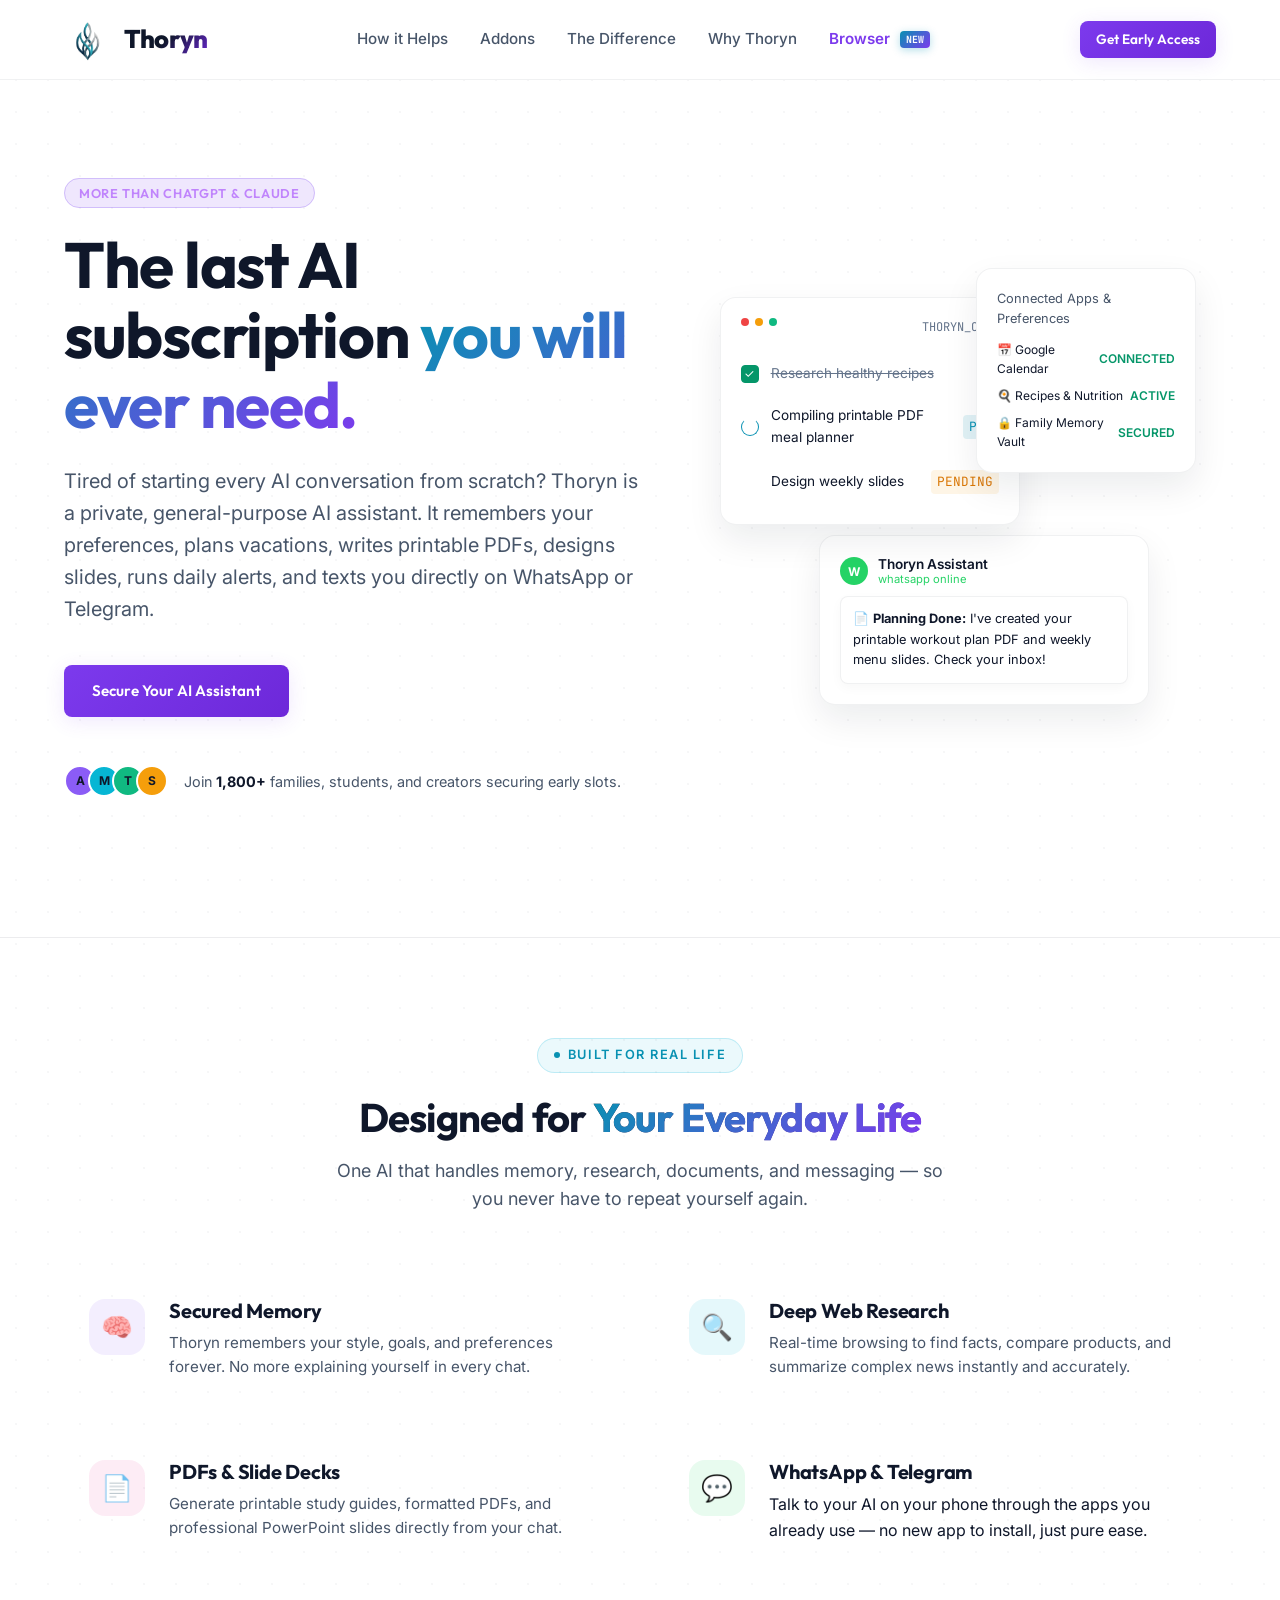
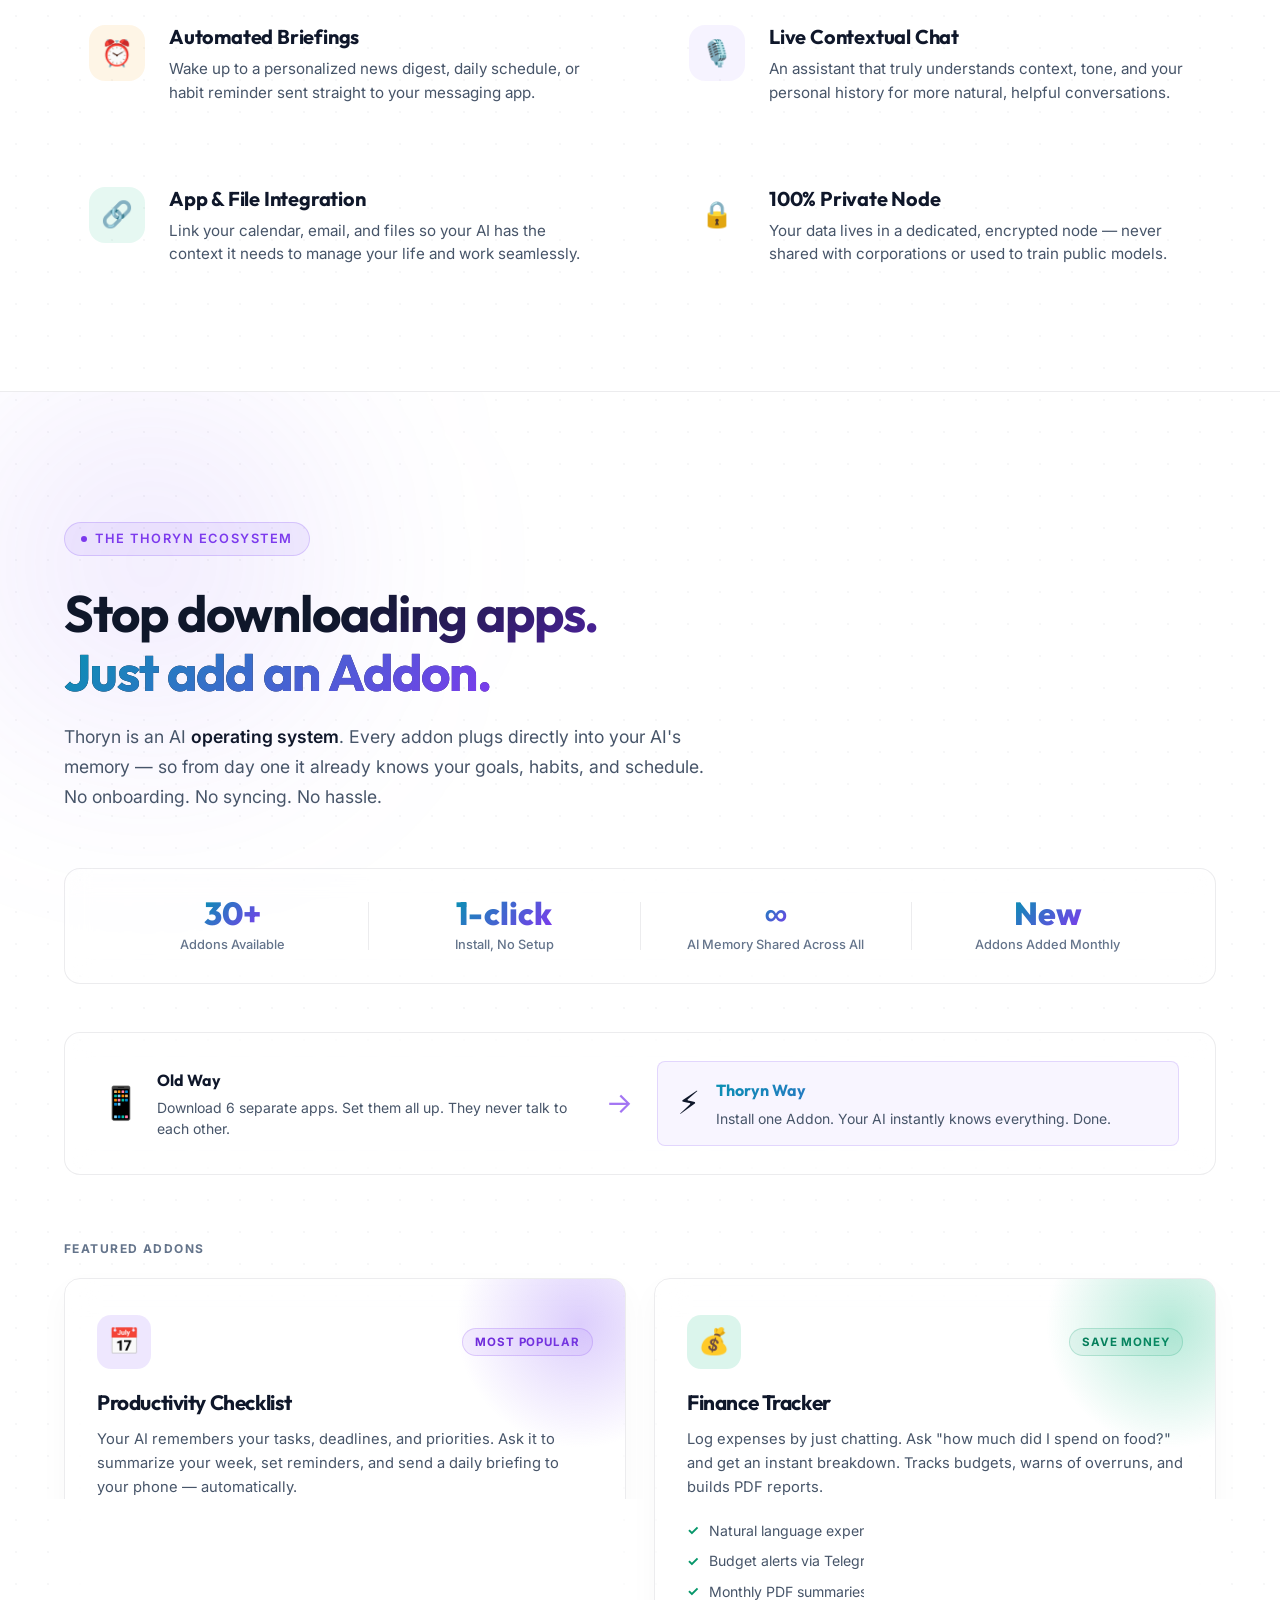
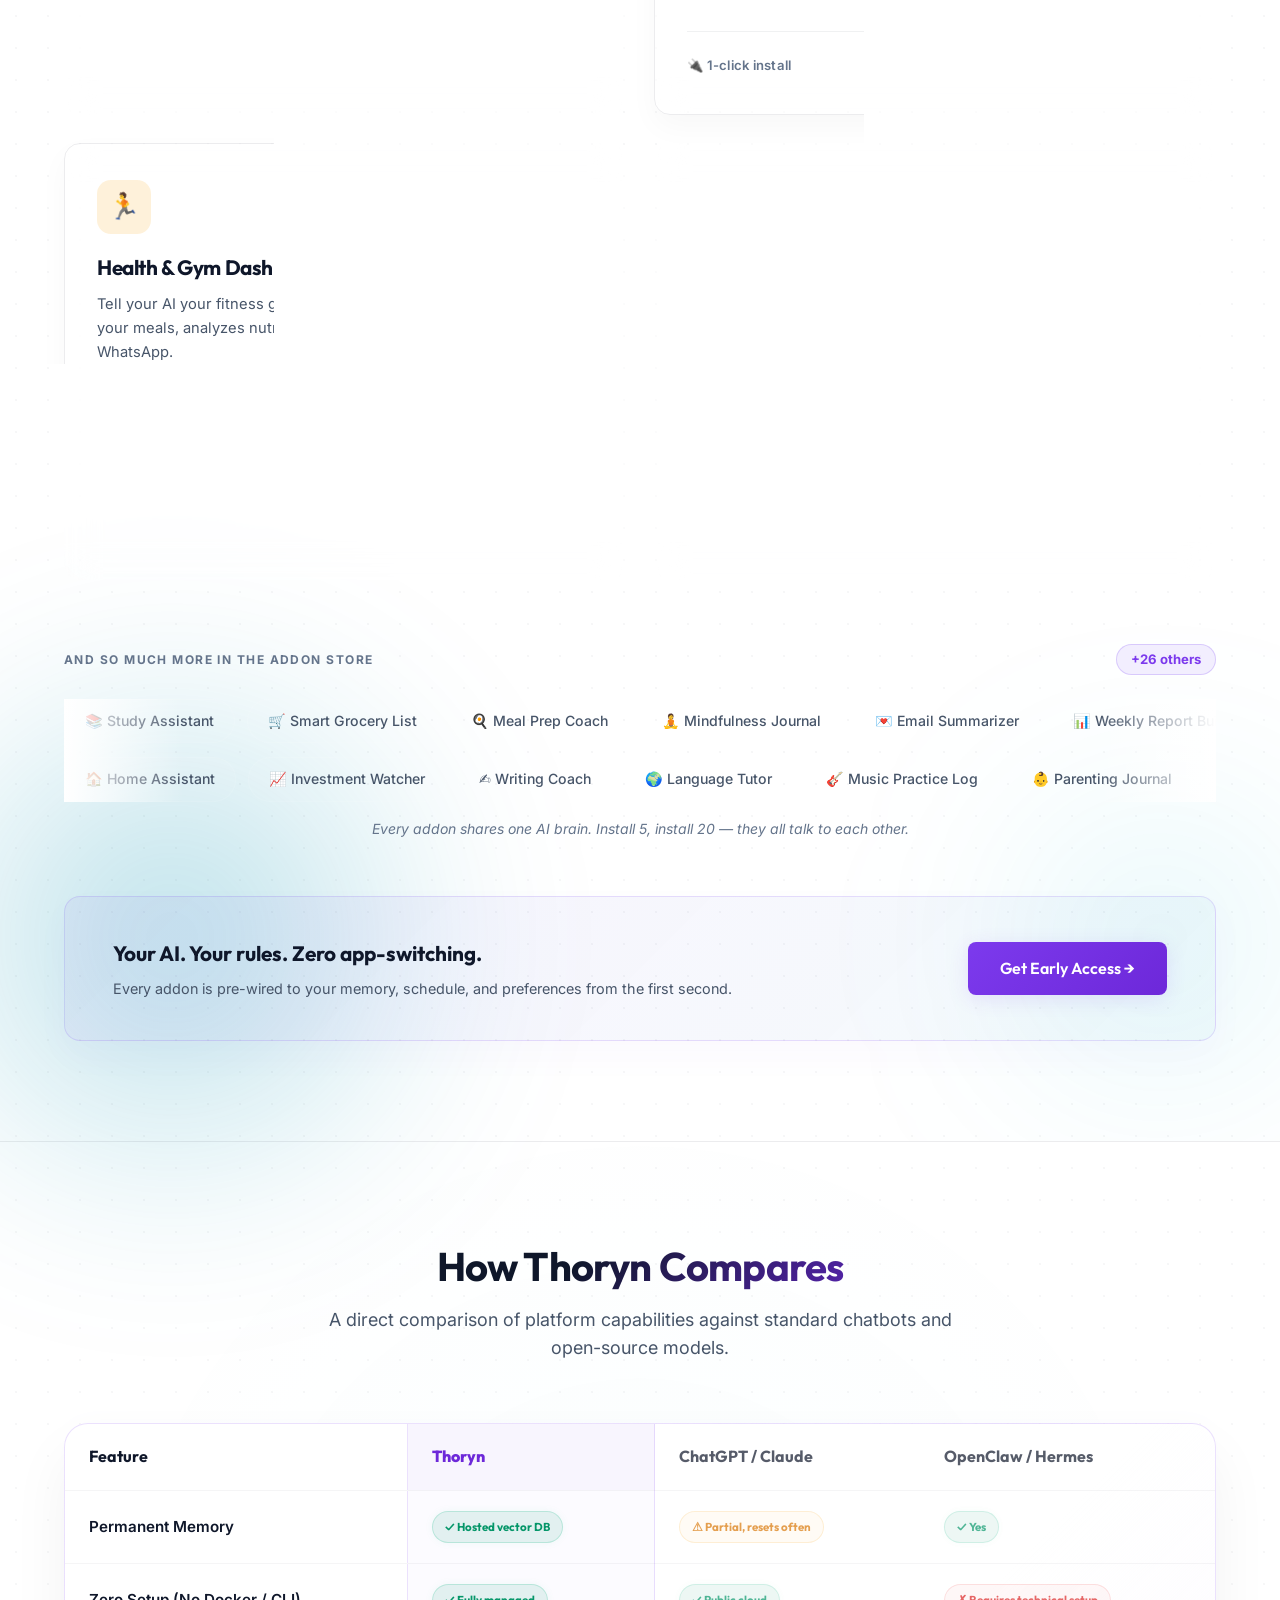
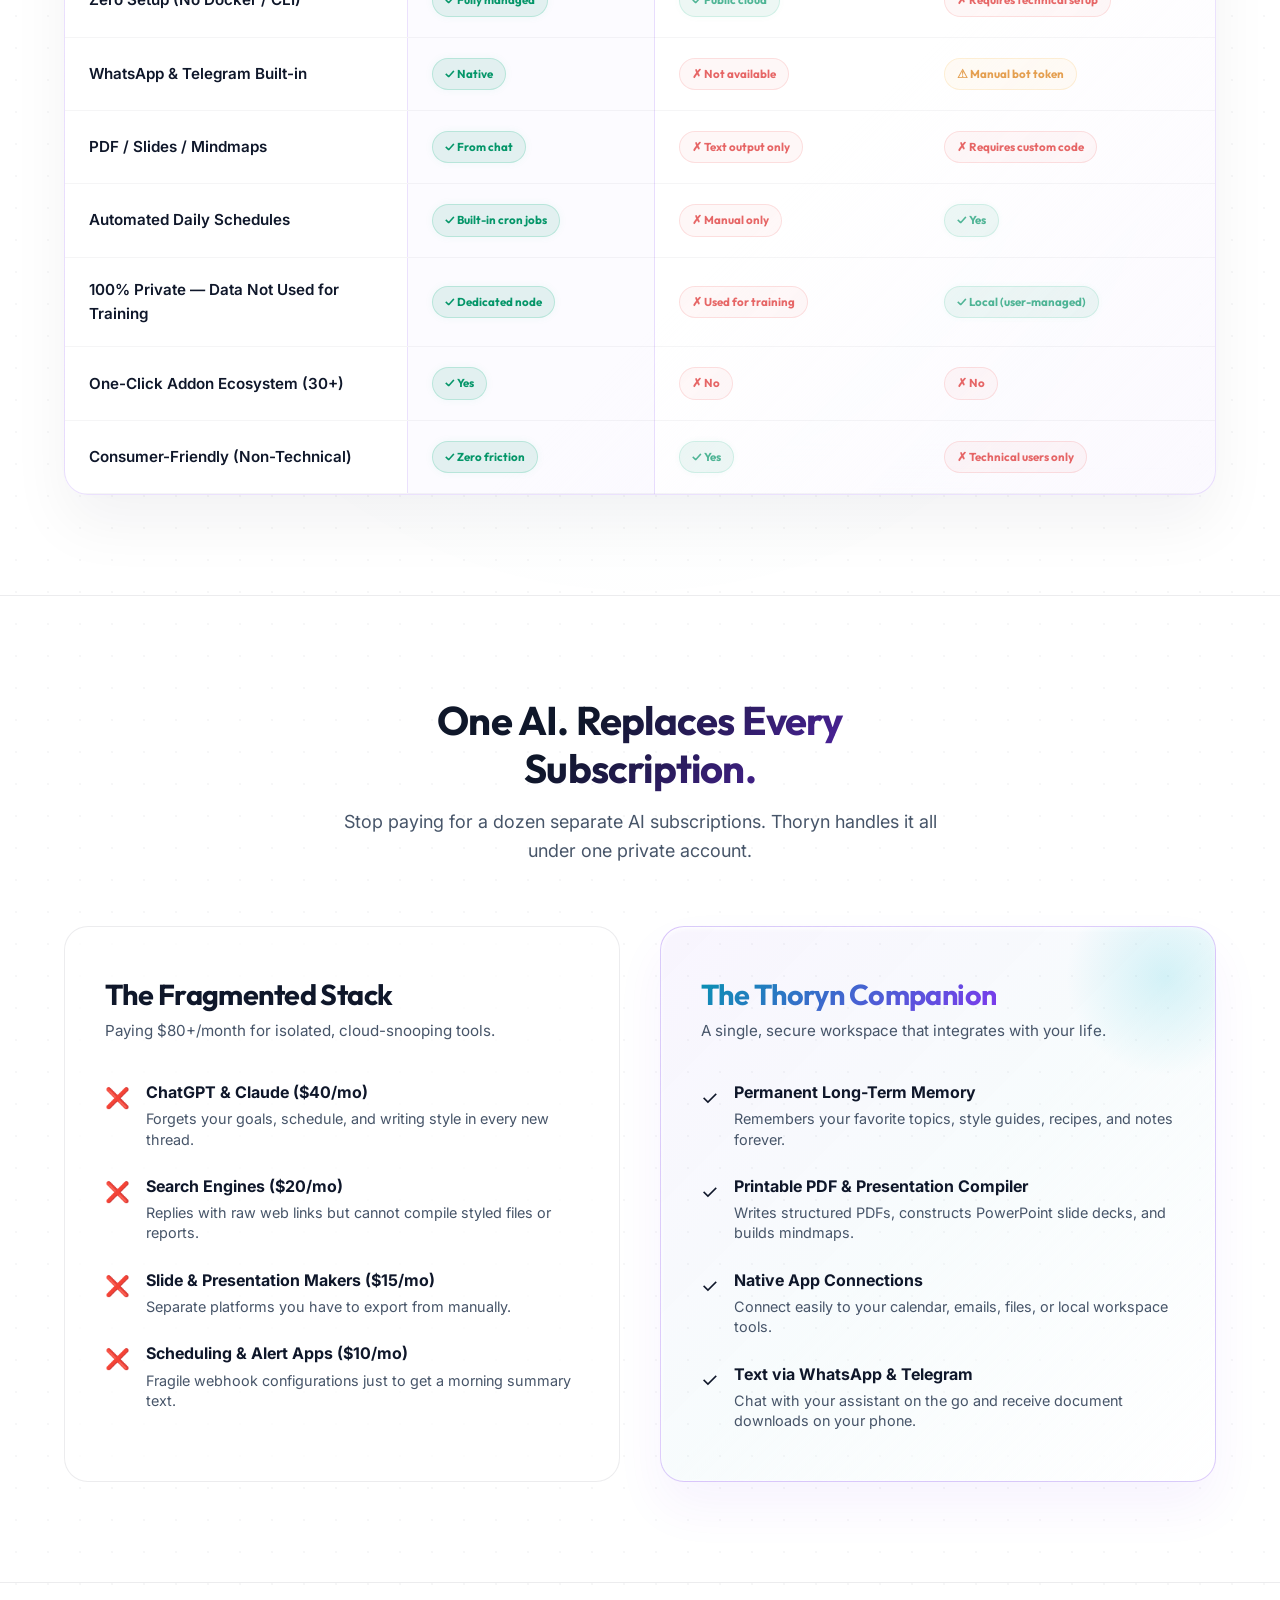
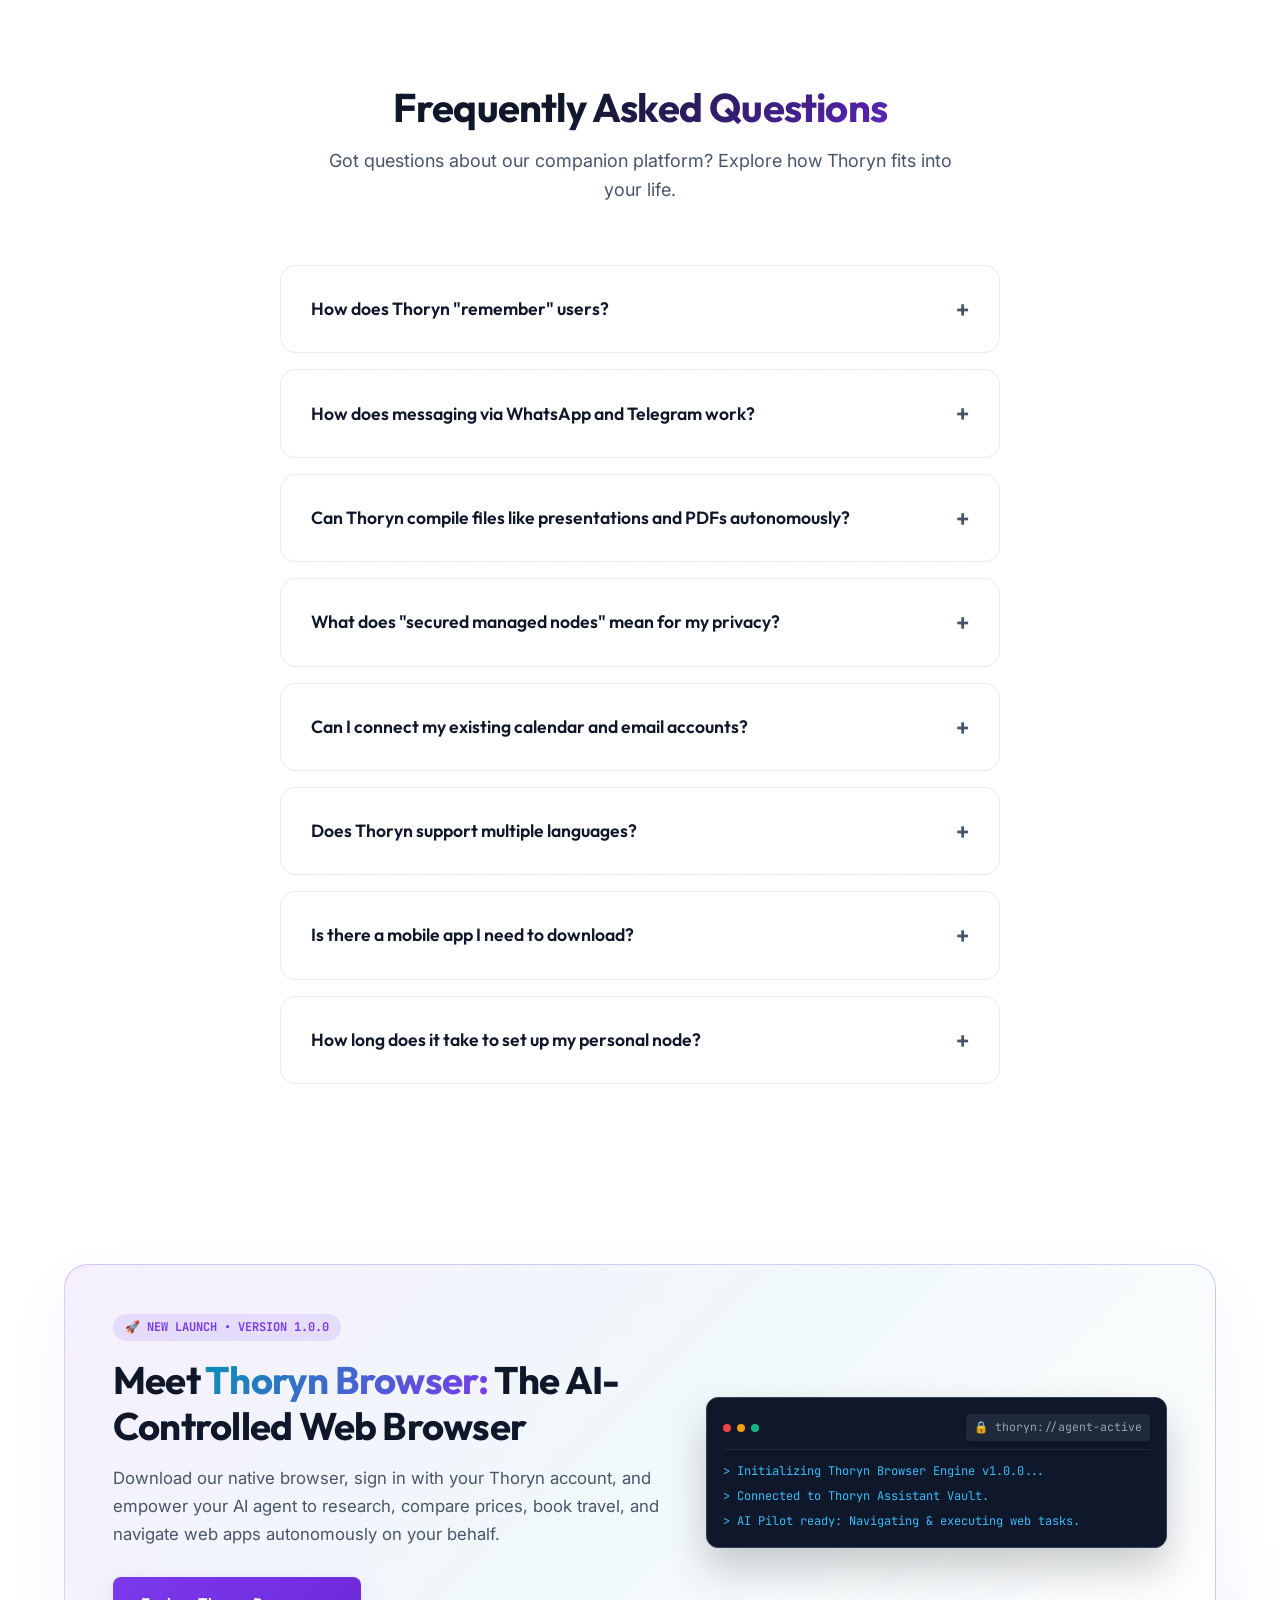
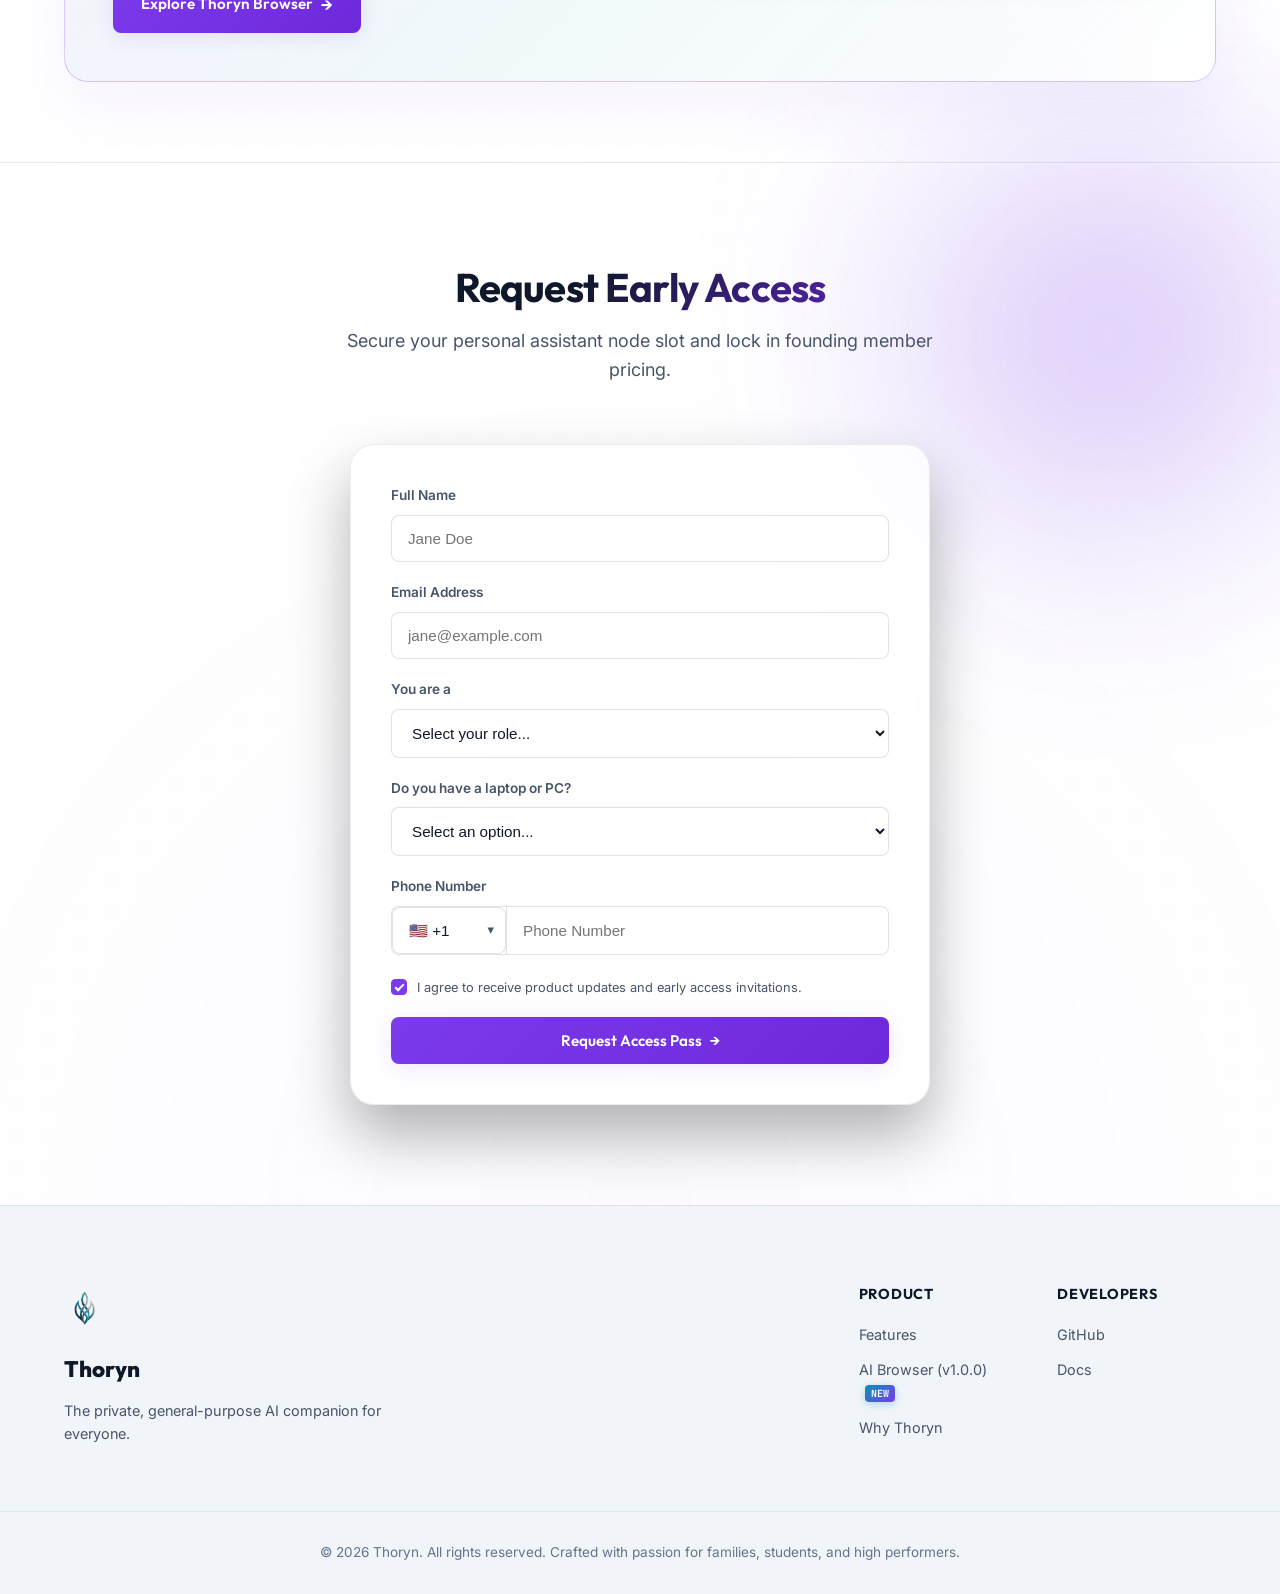
<file: index.html>
<!DOCTYPE html>
<html lang="en">
<head>
  <meta charset="UTF-8">
  <meta name="viewport" content="width=device-width, initial-scale=1.0">
  <title>Thoryn — The Private, General-Purpose AI Assistant for Everyone</title>
  <meta name="description" content="Replaces ChatGPT and Claude. Thoryn is a secure, personal AI assistant that remembers you, creates print-ready PDFs, builds slides, automates schedules, and chats via WhatsApp and Telegram.">
  
  <!-- Favicon -->
  <link rel="icon" type="image/png" href="thoryn_logo.png">
  
  <!-- Google Fonts -->
  <link rel="preconnect" href="https://fonts.googleapis.com">
  <link rel="preconnect" href="https://fonts.gstatic.com" crossorigin>
  <link href="https://fonts.googleapis.com/css2?family=Inter:wght@300;400;500;600;700&family=Outfit:wght@400;500;600;700;800&family=JetBrains+Mono:wght@400;500&display=swap" rel="stylesheet">
  
  <!-- Stylesheet -->
  <link rel="stylesheet" href="styles.css">
</head>
<body>

  <!-- Background Decorative Orbs -->
  <div class="bg-glow bg-glow-1"></div>
  <div class="bg-glow bg-glow-2"></div>
  <div class="bg-glow bg-glow-3"></div>

  <!-- Header / Navigation -->
  <header class="navbar">
    <div class="navbar-container">
      <a href="#" class="logo-link">
        <img src="thoryn_logo.png" alt="Thoryn Logo" class="nav-logo">
        <span class="logo-text">Thoryn</span>
      </a>
      
      <nav class="nav-menu">
        <a href="#features" class="nav-item">How it Helps</a>
        <a href="#addons" class="nav-item">Addons</a>
        <a href="#compare" class="nav-item">The Difference</a>
        <a href="#consolidation" class="nav-item">Why Thoryn</a>
        <a href="browser.html" class="nav-item nav-item-highlight">Browser <span class="badge-new">NEW</span></a>
      </nav>
      
      <div class="nav-cta">
        <a href="#register" class="btn btn-primary btn-sm">Get Early Access</a>
      </div>
    </div>
  </header>

  <main>
    <!-- Hero Section -->
    <section class="hero-section">
      <div class="container hero-container">
        <div class="hero-content">
          <div class="badge-wrapper">
            <span class="hero-badge">More than Chatgpt & Claude</span>
          </div>
          <h1 class="hero-title">The last AI subscription <span class="gradient-text">you will ever need.</span></h1>
          <p class="hero-subtitle">
            Tired of starting every AI conversation from scratch? Thoryn is a private, general-purpose AI assistant. It remembers your preferences, plans vacations, writes printable PDFs, designs slides, runs daily alerts, and texts you directly on WhatsApp or Telegram.
          </p>
          <div class="hero-actions">
            <a href="#register" class="btn btn-primary">Secure Your AI Assistant</a>
          </div>
          <div class="hero-social-proof">
            <div class="avatar-group">
              <span class="avatar" style="background-color: #8b5cf6;">A</span>
              <span class="avatar" style="background-color: #06b6d4;">M</span>
              <span class="avatar" style="background-color: #10b981;">T</span>
              <span class="avatar" style="background-color: #f59e0b;">S</span>
            </div>
            <p class="social-proof-text">Join <strong>1,800+</strong> families, students, and creators securing early slots.</p>
          </div>
        </div>
        
        <!-- Animated Hero Visual (CSS Agent Cards) -->
        <div class="hero-visual">
          <div class="floating-card task-card-float animate-float-1" style="width: 300px;">
            <div class="floating-card-header">
              <div class="circle red"></div>
              <div class="circle yellow"></div>
              <div class="circle green"></div>
              <span style="font-size: 0.75rem; color: var(--text-muted); margin-left: auto; font-family: var(--font-mono);">THORYN_CORE</span>
            </div>
            <div class="floating-card-body">
              <div class="task-item-mock">
                <span class="checkbox-mock checked">✓</span>
                <span class="task-title-mock line-through">Research healthy recipes</span>
              </div>
              <div class="task-item-mock active">
                <span class="checkbox-mock spinner"></span>
                <span class="task-title-mock">Compiling printable PDF meal planner</span>
                <span class="task-timer-mock">PDF</span>
              </div>
              <div class="task-item-mock">
                <span class="checkbox-mock"></span>
                <span class="task-title-mock">Design weekly slides</span>
                <span class="task-timer-mock" style="background: rgba(245, 158, 11, 0.1); color: var(--color-warning);">PENDING</span>
              </div>
            </div>
          </div>
          
          <div class="floating-card stat-card-float animate-float-2" style="width: 220px;">
            <p class="stat-label">Connected Apps & Preferences</p>
            <div style="display: flex; flex-direction: column; gap: 8px; margin-top: 10px;">
              <div style="display: flex; align-items: center; justify-content: space-between; font-size: 0.75rem;">
                <span>📅 Google Calendar</span>
                <span class="text-success" style="font-weight: 600;">CONNECTED</span>
              </div>
              <div style="display: flex; align-items: center; justify-content: space-between; font-size: 0.75rem;">
                <span>🍳 Recipes & Nutrition</span>
                <span class="text-success" style="font-weight: 600;">ACTIVE</span>
              </div>
              <div style="display: flex; align-items: center; justify-content: space-between; font-size: 0.75rem;">
                <span>🔒 Family Memory Vault</span>
                <span class="text-success" style="font-weight: 600;">SECURED</span>
              </div>
            </div>
          </div>
          
          <div class="floating-card telegram-card-float animate-float-3" style="width: 330px;">
            <div class="telegram-header">
              <span class="tg-avatar" style="background-color: #25d366;">W</span>
              <div class="tg-meta">
                <p class="tg-name">Thoryn Assistant</p>
                <p class="tg-status" style="color: #25d366;">whatsapp online</p>
              </div>
            </div>
            <div class="telegram-msg">
              <p>📄 <strong>Planning Done:</strong> I've created your printable workout plan PDF and weekly menu slides. Check your inbox!</p>
            </div>
          </div>
        </div>
      </div>
    </section>

    <!-- Platform Features Section — Compact Grid -->
    <section id="features" class="features-section">
      <div class="container">
        <div class="section-header">
          <div class="features-kicker">
            <span class="features-kicker-dot"></span>
            <span>Built for Real Life</span>
          </div>
          <h2 class="section-title">Designed for <span class="gradient-text">Your Everyday Life</span></h2>
          <p class="section-subtitle">One AI that handles memory, research, documents, and messaging — so you never have to repeat yourself again.</p>
        </div>

        <div class="features-compact-grid">

          <div class="feature-item-v3">
            <div class="feature-icon-v3" style="background: rgba(139,92,246,0.1); color: #8b5cf6;">🧠</div>
            <div class="feature-text-v3">
              <h3 class="feature-title-v3">Secured Memory</h3>
              <p class="feature-desc-v3">Thoryn remembers your style, goals, and preferences forever. No more explaining yourself in every chat.</p>
            </div>
          </div>

          <div class="feature-item-v3">
            <div class="feature-icon-v3" style="background: rgba(6,182,212,0.1); color: #06b6d4;">🔍</div>
            <div class="feature-text-v3">
              <h3 class="feature-title-v3">Deep Web Research</h3>
              <p class="feature-desc-v3">Real-time browsing to find facts, compare products, and summarize complex news instantly and accurately.</p>
            </div>
          </div>

          <div class="feature-item-v3">
            <div class="feature-icon-v3" style="background: rgba(236, 72, 153, 0.1); color: #ec4899;">📄</div>
            <div class="feature-text-v3">
              <h3 class="feature-title-v3">PDFs & Slide Decks</h3>
              <p class="feature-desc-v3">Generate printable study guides, formatted PDFs, and professional PowerPoint slides directly from your chat.</p>
            </div>
          </div>

          <div class="feature-item-v3">
            <div class="feature-icon-v3" style="background: rgba(37,211,102,0.1); color: #25d366;">💬</div>
            <div class="feature-text-v3">
              <h3 class="feature-title-v3">WhatsApp & Telegram</h3>
              <p class="feature-text-v3">Talk to your AI on your phone through the apps you already use — no new app to install, just pure ease.</p>
            </div>
          </div>

          <div class="feature-item-v3">
            <div class="feature-icon-v3" style="background: rgba(245,158,11,0.1); color: #f59e0b;">⏰</div>
            <div class="feature-text-v3">
              <h3 class="feature-title-v3">Automated Briefings</h3>
              <p class="feature-desc-v3">Wake up to a personalized news digest, daily schedule, or habit reminder sent straight to your messaging app.</p>
            </div>
          </div>

          <div class="feature-item-v3">
            <div class="feature-icon-v3" style="background: rgba(167, 139, 250, 0.1); color: #a78bfa;">🎙️</div>
            <div class="feature-text-v3">
              <h3 class="feature-title-v3">Live Contextual Chat</h3>
              <p class="feature-desc-v3">An assistant that truly understands context, tone, and your personal history for more natural, helpful conversations.</p>
            </div>
          </div>

          <div class="feature-item-v3">
            <div class="feature-icon-v3" style="background: rgba(16,185,129,0.1); color: #10b981;">🔗</div>
            <div class="feature-text-v3">
              <h3 class="feature-title-v3">App & File Integration</h3>
              <p class="feature-desc-v3">Link your calendar, email, and files so your AI has the context it needs to manage your life and work seamlessly.</p>
            </div>
          </div>

          <div class="feature-item-v3">
            <div class="feature-icon-v3" style="background: rgba(255, 255, 255, 0.05); color: #ffffff;">🔒</div>
            <div class="feature-text-v3">
              <h3 class="feature-title-v3">100% Private Node</h3>
              <p class="feature-desc-v3">Your data lives in a dedicated, encrypted node — never shared with corporations or used to train public models.</p>
            </div>
          </div>

        </div>
      </div>
    </section>

    <!-- Addons Ecosystem Section -->
    <section id="addons" class="addons-section">
      <div class="addons-blob addons-blob-1"></div>
      <div class="addons-blob addons-blob-2"></div>

      <div class="container">

        <!-- Kicker -->
        <div class="addons-kicker">
          <span class="addons-kicker-dot"></span>
          <span>The Thoryn Ecosystem</span>
        </div>

        <!-- Headline -->
        <div class="addons-hero-text">
          <h2 class="section-title addons-headline">
            Stop downloading apps.<br>
            <span class="gradient-text">Just add an Addon.</span>
          </h2>
          <p class="addons-lead">
            Thoryn is an AI <em>operating system</em>. Every addon plugs directly into your AI's memory — so from day one it already knows your goals, habits, and schedule. No onboarding. No syncing. No hassle.
          </p>
        </div>

        <!-- Ecosystem Stats Bar -->
        <div class="addons-stats-bar">
          <div class="addons-stat">
            <span class="addons-stat-num gradient-text">30+</span>
            <span class="addons-stat-label">Addons Available</span>
          </div>
          <div class="addons-stat-divider"></div>
          <div class="addons-stat">
            <span class="addons-stat-num gradient-text">1-click</span>
            <span class="addons-stat-label">Install, No Setup</span>
          </div>
          <div class="addons-stat-divider"></div>
          <div class="addons-stat">
            <span class="addons-stat-num gradient-text">&#8734;</span>
            <span class="addons-stat-label">AI Memory Shared Across All</span>
          </div>
          <div class="addons-stat-divider"></div>
          <div class="addons-stat">
            <span class="addons-stat-num gradient-text">New</span>
            <span class="addons-stat-label">Addons Added Monthly</span>
          </div>
        </div>

        <!-- OS Analogy Banner -->
        <div class="addons-os-banner">
          <div class="os-banner-col">
            <span class="os-banner-icon">📱</span>
            <div>
              <p class="os-banner-title">Old Way</p>
              <p class="os-banner-desc">Download 6 separate apps. Set them all up. They never talk to each other.</p>
            </div>
          </div>
          <div class="os-banner-arrow">→</div>
          <div class="os-banner-col os-banner-col--highlight">
            <span class="os-banner-icon">⚡</span>
            <div>
              <p class="os-banner-title gradient-text">Thoryn Way</p>
              <p class="os-banner-desc">Install one Addon. Your AI instantly knows everything. Done.</p>
            </div>
          </div>
        </div>

        <!-- Featured Cards (4 big) -->
        <div class="addons-section-label">Featured Addons</div>
        <div class="addons-cards-grid">

          <div class="addon-card-v2">
            <div class="addon-card-v2-glow" style="--glow: #8b5cf6;"></div>
            <div class="addon-card-v2-top">
              <div class="addon-icon-v2" style="background: rgba(139,92,246,0.15); color: #8b5cf6;">📅</div>
              <span class="addon-tag-v2 addon-tag-v2--purple">Most Popular</span>
            </div>
            <h3 class="addon-card-v2-title">Productivity Checklist</h3>
            <p class="addon-card-v2-desc">Your AI remembers your tasks, deadlines, and priorities. Ask it to summarize your week, set reminders, and send a daily briefing to your phone — automatically.</p>
            <ul class="addon-v2-bullets">
              <li><span class="bullet-check">✓</span> Smart task memory</li>
              <li><span class="bullet-check">✓</span> WhatsApp morning briefing</li>
              <li><span class="bullet-check">✓</span> Deadline tracking</li>
            </ul>
            <div class="addon-card-v2-footer">
              <span class="addon-plug-badge">🔌 1-click install</span>
            </div>
          </div>

          <div class="addon-card-v2">
            <div class="addon-card-v2-glow" style="--glow: #10b981;"></div>
            <div class="addon-card-v2-top">
              <div class="addon-icon-v2" style="background: rgba(16,185,129,0.15); color: #10b981;">💰</div>
              <span class="addon-tag-v2 addon-tag-v2--green">Save Money</span>
            </div>
            <h3 class="addon-card-v2-title">Finance Tracker</h3>
            <p class="addon-card-v2-desc">Log expenses by just chatting. Ask "how much did I spend on food?" and get an instant breakdown. Tracks budgets, warns of overruns, and builds PDF reports.</p>
            <ul class="addon-v2-bullets">
              <li><span class="bullet-check">✓</span> Natural language expense logging</li>
              <li><span class="bullet-check">✓</span> Budget alerts via Telegram</li>
              <li><span class="bullet-check">✓</span> Monthly PDF summaries</li>
            </ul>
            <div class="addon-card-v2-footer">
              <span class="addon-plug-badge">🔌 1-click install</span>
            </div>
          </div>

          <div class="addon-card-v2">
            <div class="addon-card-v2-glow" style="--glow: #f59e0b;"></div>
            <div class="addon-card-v2-top">
              <div class="addon-icon-v2" style="background: rgba(245,158,11,0.15); color: #f59e0b;">🏃</div>
              <span class="addon-tag-v2 addon-tag-v2--orange">New</span>
            </div>
            <h3 class="addon-card-v2-title">Health &amp; Gym Dashboard</h3>
            <p class="addon-card-v2-desc">Tell your AI your fitness goals once. It builds your gym routine, tracks your meals, analyzes nutrition, and sends a daily health check-in on WhatsApp.</p>
            <ul class="addon-v2-bullets">
              <li><span class="bullet-check">✓</span> Personalized gym routines</li>
              <li><span class="bullet-check">✓</span> Meal &amp; calorie tracking</li>
              <li><span class="bullet-check">✓</span> Daily WhatsApp check-in</li>
            </ul>
            <div class="addon-card-v2-footer">
              <span class="addon-plug-badge">🔌 1-click install</span>
            </div>
          </div>

          <div class="addon-card-v2">
            <div class="addon-card-v2-glow" style="--glow: #06b6d4;"></div>
            <div class="addon-card-v2-top">
              <div class="addon-icon-v2" style="background: rgba(6,182,212,0.15); color: #06b6d4;">🗺️</div>
              <span class="addon-tag-v2 addon-tag-v2--cyan">Coming Soon</span>
            </div>
            <h3 class="addon-card-v2-title">Travel Planner</h3>
            <p class="addon-card-v2-desc">Your AI knows your passport, preferences, and budget. Ask it to plan a 7-day trip and get a fully formatted PDF itinerary with hotels, routes, and local tips.</p>
            <ul class="addon-v2-bullets">
              <li><span class="bullet-check">✓</span> Smart itinerary PDFs</li>
              <li><span class="bullet-check">✓</span> Budget-aware planning</li>
              <li><span class="bullet-check">✓</span> Remembers your preferences</li>
            </ul>
            <div class="addon-card-v2-footer">
              <span class="addon-plug-badge">🔌 1-click install</span>
            </div>
          </div>

        </div>

        <!-- ECOSYSTEM EXPLORER -->
        <div class="addons-more-label">
          <span class="addons-section-label" style="margin-bottom: 0;">And so much more in the Addon Store</span>
          <span class="addons-more-count">+26 others</span>
        </div>

        <div class="addons-pill-scroll-wrap">
          <div class="addons-pill-track addons-pill-track--right">
            <div class="addons-pill-inner">
              <span class="addon-pill">📚 Study Assistant</span>
              <span class="addon-pill">🛒 Smart Grocery List</span>
              <span class="addon-pill">🍳 Meal Prep Coach</span>
              <span class="addon-pill">🧘 Mindfulness Journal</span>
              <span class="addon-pill">💌 Email Summarizer</span>
              <span class="addon-pill">📊 Weekly Report Builder</span>
              <span class="addon-pill">🌱 Habit Tracker</span>
              <span class="addon-pill">🎯 Goal Setter</span>
              <span class="addon-pill">🗓️ Meeting Scheduler</span>
              <span class="addon-pill">🔔 Smart Reminders</span>
              <span class="addon-pill">📚 Study Assistant</span>
              <span class="addon-pill">🛒 Smart Grocery List</span>
              <span class="addon-pill">🍳 Meal Prep Coach</span>
              <span class="addon-pill">🧘 Mindfulness Journal</span>
              <span class="addon-pill">💌 Email Summarizer</span>
              <span class="addon-pill">📊 Weekly Report Builder</span>
              <span class="addon-pill">🌱 Habit Tracker</span>
              <span class="addon-pill">🎯 Goal Setter</span>
              <span class="addon-pill">🗓️ Meeting Scheduler</span>
              <span class="addon-pill">🔔 Smart Reminders</span>
            </div>
          </div>
          <div class="addons-pill-track addons-pill-track--left">
            <div class="addons-pill-inner">
              <span class="addon-pill">🏠 Home Assistant</span>
              <span class="addon-pill">📈 Investment Watcher</span>
              <span class="addon-pill">✍️ Writing Coach</span>
              <span class="addon-pill">🌍 Language Tutor</span>
              <span class="addon-pill">🎸 Music Practice Log</span>
              <span class="addon-pill">👶 Parenting Journal</span>
              <span class="addon-pill">🐾 Pet Care Tracker</span>
              <span class="addon-pill">🧠 Second Brain Vault</span>
              <span class="addon-pill">🔒 Password Vault (Local)</span>
              <span class="addon-pill">📸 Photo Memory Tag</span>
              <span class="addon-pill">🏠 Home Assistant</span>
              <span class="addon-pill">📈 Investment Watcher</span>
              <span class="addon-pill">✍️ Writing Coach</span>
              <span class="addon-pill">🌍 Language Tutor</span>
              <span class="addon-pill">🎸 Music Practice Log</span>
              <span class="addon-pill">👶 Parenting Journal</span>
              <span class="addon-pill">🐾 Pet Care Tracker</span>
              <span class="addon-pill">🧠 Second Brain Vault</span>
              <span class="addon-pill">🔒 Password Vault (Local)</span>
              <span class="addon-pill">📸 Photo Memory Tag</span>
            </div>
          </div>
          <div class="addons-pill-fade addons-pill-fade--left"></div>
          <div class="addons-pill-fade addons-pill-fade--right"></div>
        </div>

        <p class="addons-pill-footnote">Every addon shares one AI brain. Install 5, install 20 — they all talk to each other.</p>

        <!-- CTA Strip -->
        <div class="addons-cta-strip">
          <div class="addons-cta-left">
            <p class="addons-cta-title">Your AI. Your rules. Zero app-switching.</p>
            <p class="addons-cta-sub">Every addon is pre-wired to your memory, schedule, and preferences from the first second.</p>
          </div>
          <a href="#register" class="btn btn-primary addons-cta-btn">Get Early Access →</a>
        </div>

      </div>
    </section>

    <!-- Comparison Table Section -->
    <section id="compare" class="compare-section">
      <div class="container">
        <div class="section-header">
          <h2 class="section-title">How Thoryn Compares</h2>
          <p class="section-subtitle">A direct comparison of platform capabilities against standard chatbots and open-source models.</p>
        </div>

        <div class="compare-table-wrapper">
          <table class="compare-table">
            <thead>
              <tr>
                <th>Feature</th>
                <th class="highlight">Thoryn</th>
                <th>ChatGPT / Claude</th>
                <th>OpenClaw / Hermes</th>
              </tr>
            </thead>
            <tbody>
              <tr>
                <td class="feature-name">Permanent Memory</td>
                <td class="highlight-val" data-label="Thoryn">
                  <div class="cell-content">
                    <span class="status-pill status-check">✓ Hosted vector DB</span>
                  </div>
                </td>
                <td data-label="ChatGPT / Claude">
                  <div class="cell-content">
                    <span class="status-pill status-warn">⚠ Partial, resets often</span>
                  </div>
                </td>
                <td data-label="OpenClaw / Hermes">
                  <div class="cell-content">
                    <span class="status-pill status-check">✓ Yes</span>
                  </div>
                </td>
              </tr>
              <tr>
                <td class="feature-name">Zero Setup (No Docker / CLI)</td>
                <td class="highlight-val" data-label="Thoryn">
                  <div class="cell-content">
                    <span class="status-pill status-check">✓ Fully managed</span>
                  </div>
                </td>
                <td data-label="ChatGPT / Claude">
                  <div class="cell-content">
                    <span class="status-pill status-check">✓ Public cloud</span>
                  </div>
                </td>
                <td data-label="OpenClaw / Hermes">
                  <div class="cell-content">
                    <span class="status-pill status-cross">✗ Requires technical setup</span>
                  </div>
                </td>
              </tr>
              <tr>
                <td class="feature-name">WhatsApp & Telegram Built-in</td>
                <td class="highlight-val" data-label="Thoryn">
                  <div class="cell-content">
                    <span class="status-pill status-check">✓ Native</span>
                  </div>
                </td>
                <td data-label="ChatGPT / Claude">
                  <div class="cell-content">
                    <span class="status-pill status-cross">✗ Not available</span>
                  </div>
                </td>
                <td data-label="OpenClaw / Hermes">
                  <div class="cell-content">
                    <span class="status-pill status-warn">⚠ Manual bot token</span>
                  </div>
                </td>
              </tr>
              <tr>
                <td class="feature-name">PDF / Slides / Mindmaps</td>
                <td class="highlight-val" data-label="Thoryn">
                  <div class="cell-content">
                    <span class="status-pill status-check">✓ From chat</span>
                  </div>
                </td>
                <td data-label="ChatGPT / Claude">
                  <div class="cell-content">
                    <span class="status-pill status-cross">✗ Text output only</span>
                  </div>
                </td>
                <td data-label="OpenClaw / Hermes">
                  <div class="cell-content">
                    <span class="status-pill status-cross">✗ Requires custom code</span>
                  </div>
                </td>
              </tr>
              <tr>
                <td class="feature-name">Automated Daily Schedules</td>
                <td class="highlight-val" data-label="Thoryn">
                  <div class="cell-content">
                    <span class="status-pill status-check">✓ Built-in cron jobs</span>
                  </div>
                </td>
                <td data-label="ChatGPT / Claude">
                  <div class="cell-content">
                    <span class="status-pill status-cross">✗ Manual only</span>
                  </div>
                </td>
                <td data-label="OpenClaw / Hermes">
                  <div class="cell-content">
                    <span class="status-pill status-check">✓ Yes</span>
                  </div>
                </td>
              </tr>
              <tr>
                <td class="feature-name">100% Private — Data Not Used for Training</td>
                <td class="highlight-val" data-label="Thoryn">
                  <div class="cell-content">
                    <span class="status-pill status-check">✓ Dedicated node</span>
                  </div>
                </td>
                <td data-label="ChatGPT / Claude">
                  <div class="cell-content">
                    <span class="status-pill status-cross">✗ Used for training</span>
                  </div>
                </td>
                <td data-label="OpenClaw / Hermes">
                  <div class="cell-content">
                    <span class="status-pill status-check">✓ Local (user-managed)</span>
                  </div>
                </td>
              </tr>
              <tr>
                <td class="feature-name">One-Click Addon Ecosystem (30+)</td>
                <td class="highlight-val" data-label="Thoryn">
                  <div class="cell-content">
                    <span class="status-pill status-check">✓ Yes</span>
                  </div>
                </td>
                <td data-label="ChatGPT / Claude">
                  <div class="cell-content">
                    <span class="status-pill status-cross">✗ No</span>
                  </div>
                </td>
                <td data-label="OpenClaw / Hermes">
                  <div class="cell-content">
                    <span class="status-pill status-cross">✗ No</span>
                  </div>
                </td>
              </tr>
              <tr>
                <td class="feature-name">Consumer-Friendly (Non-Technical)</td>
                <td class="highlight-val" data-label="Thoryn">
                  <div class="cell-content">
                    <span class="status-pill status-check">✓ Zero friction</span>
                  </div>
                </td>
                <td data-label="ChatGPT / Claude">
                  <div class="cell-content">
                    <span class="status-pill status-check">✓ Yes</span>
                  </div>
                </td>
                <td data-label="OpenClaw / Hermes">
                  <div class="cell-content">
                    <span class="status-pill status-cross">✗ Technical users only</span>
                  </div>
                </td>
              </tr>
            </tbody>
          </table>
        </div>
      </div>
    </section>

    <!-- Subscription Consolidation Section -->
    <section id="consolidation" class="consolidation-section">

      <div class="container">
        <div class="section-header">
          <h2 class="section-title">One AI. Replaces Every Subscription.</h2>
          <p class="section-subtitle">Stop paying for a dozen separate AI subscriptions. Thoryn handles it all under one private account.</p>
        </div>

        <div class="consolidation-grid">
          <!-- The Old Way -->
          <div class="consolidation-box old-way">
            <h3 class="box-title">The Fragmented Stack</h3>
            <p class="box-subtitle">Paying $80+/month for isolated, cloud-snooping tools.</p>
            <ul class="consolidation-list">
              <li>
                <span class="icon-bad">❌</span>
                <div>
                  <strong>ChatGPT & Claude ($40/mo)</strong>
                  <p>Forgets your goals, schedule, and writing style in every new thread.</p>
                </div>
              </li>
              <li>
                <span class="icon-bad">❌</span>
                <div>
                  <strong>Search Engines ($20/mo)</strong>
                  <p>Replies with raw web links but cannot compile styled files or reports.</p>
                </div>
              </li>
              <li>
                <span class="icon-bad">❌</span>
                <div>
                  <strong>Slide & Presentation Makers ($15/mo)</strong>
                  <p>Separate platforms you have to export from manually.</p>
                </div>
              </li>
              <li>
                <span class="icon-bad">❌</span>
                <div>
                  <strong>Scheduling & Alert Apps ($10/mo)</strong>
                  <p>Fragile webhook configurations just to get a morning summary text.</p>
                </div>
              </li>
            </ul>
          </div>

          <!-- The Thoryn Way -->
          <div class="consolidation-box thoryn-way">
            <div class="box-glowing-effect"></div>
            <h3 class="box-title"><span class="gradient-text">The Thoryn Companion</span></h3>
            <p class="box-subtitle">A single, secure workspace that integrates with your life.</p>
            <ul class="consolidation-list">
              <li>
                <span class="icon-good">✓</span>
                <div>
                  <strong>Permanent Long-Term Memory</strong>
                  <p>Remembers your favorite topics, style guides, recipes, and notes forever.</p>
                </div>
              </li>
              <li>
                <span class="icon-good">✓</span>
                <div>
                  <strong>Printable PDF & Presentation Compiler</strong>
                  <p>Writes structured PDFs, constructs PowerPoint slide decks, and builds mindmaps.</p>
                </div>
              </li>
              <li>
                <span class="icon-good">✓</span>
                <div>
                  <strong>Native App Connections</strong>
                  <p>Connect easily to your calendar, emails, files, or local workspace tools.</p>
                </div>
              </li>
              <li>
                <span class="icon-good">✓</span>
                <div>
                  <strong>Text via WhatsApp & Telegram</strong>
                  <p>Chat with your assistant on the go and receive document downloads on your phone.</p>
                </div>
              </li>
            </ul>
          </div>
        </div>
      </div>
    </section>












    <!-- FAQ Section -->
    <section id="faq" class="faq-section">
      <div class="container">
        <div class="section-header">
          <h2 class="section-title">Frequently Asked Questions</h2>
          <p class="section-subtitle">Got questions about our companion platform? Explore how Thoryn fits into your life.</p>
        </div>
        
        <div class="faq-accordion">
          <details class="faq-item">
            <summary class="faq-summary">How does Thoryn "remember" users?</summary>
            <div class="faq-content">
              <p>Thoryn uses a secure, managed database system stored on your personal node. This creates a persistent user memory. When you share details about your schedule, preferences, projects, family guidelines, or notes, Thoryn stores them. The next time you ask a question or request a task, Thoryn uses this memory to reply with high relevance, meaning you never have to repeat your preferences.</p>
            </div>
          </details>

          <details class="faq-item">
            <summary class="faq-summary">How does messaging via WhatsApp and Telegram work?</summary>
            <div class="faq-content">
              <p>Thoryn operates dedicated, managed instances for WhatsApp and Telegram. Once you register for a Thoryn AI account, you can start chatting immediately. You have the flexibility to interact with your assistant through these messaging channels, our powerful web application, or our dedicated native apps — all synchronized with your personal node.</p>
            </div>
          </details>

          <details class="faq-item">
            <summary class="faq-summary">Can Thoryn compile files like presentations and PDFs autonomously?</summary>
            <div class="faq-content">
              <p>Yes. Thoryn features built-in file compilers. You can ask the assistant to make a workout schedule, design study sheets, or structure a trip itinerary, and it will output printable PDF files, PowerPoint slide presentations, or interactive diagrams directly inside your chats.</p>
            </div>
          </details>

          <details class="faq-item">
            <summary class="faq-summary">What does "secured managed nodes" mean for my privacy?</summary>
            <div class="faq-content">
              <p>With standard chatbots, your prompts, documents, and private chats are stored on corporate servers and often analyzed to train public AI models. Thoryn provisions a dedicated, isolated server node just for you. Your chats, memories, files, and links are fully private and never leaked or trained on.</p>
            </div>
          </details>

          <details class="faq-item">
            <summary class="faq-summary">Can I connect my existing calendar and email accounts?</summary>
            <div class="faq-content">
              <p>Yes. Thoryn is designed to integrate seamlessly with standard calendar and email providers. Once connected, your assistant can autonomously check your availability, schedule meetings, summarize unread emails, and provide context-aware reminders based on your actual data.</p>
            </div>
          </details>

          <details class="faq-item">
            <summary class="faq-summary">Does Thoryn support multiple languages?</summary>
            <div class="faq-content">
              <p>Absolutely. Thoryn is powered by high-performance multilingual models. You can chat, request research, and generate documents in over 40 languages, including English, Spanish, French, German, Chinese, and Japanese, with full cultural and linguistic nuance.</p>
            </div>
          </details>

          <details class="faq-item">
            <summary class="faq-summary">Is there a mobile app I need to download?</summary>
            <div class="faq-content">
              <p>You can, but you don't need to. While the primary way to interact with Thoryn is through WhatsApp or Telegram, our dedicated apps and web dashboard provide deep access to your Add-on dashboards, detailed analytics, and advanced node settings for more granular control.</p>
            </div>
          </details>

          <details class="faq-item">
            <summary class="faq-summary">How long does it take to set up my personal node?</summary>
            <div class="faq-content">
              <p>Setup is nearly instantaneous. Once you secure a slot, our automated provisioning system deploys your dedicated node in less than 60 seconds. You'll receive your access credentials and simple instructions to link your messaging apps immediately.</p>
            </div>
          </details>
        </div>
      </div>
    </section>

    <!-- Thoryn AI Browser Launch Teaser Section -->
    <section class="homepage-browser-teaser-section">
      <div class="container">
        <div class="homepage-browser-card">
          <div class="teaser-content">
            <span class="teaser-badge">🚀 NEW LAUNCH • VERSION 1.0.0</span>
            <h2 class="teaser-title">Meet <span class="gradient-text">Thoryn Browser:</span> The AI-Controlled Web Browser</h2>
            <p class="teaser-desc">
              Download our native browser, sign in with your Thoryn account, and empower your AI agent to research, compare prices, book travel, and navigate web apps autonomously on your behalf.
            </p>
            <div class="teaser-actions">
              <a href="browser.html" class="btn btn-primary">
                <span>Explore Thoryn Browser</span>
                <span class="btn-arrow">→</span>
              </a>
            </div>
          </div>
          <div class="teaser-preview-mini">
            <div class="mini-titlebar">
              <div class="mini-controls">
                <span class="mini-dot" style="background:#ef4444;"></span>
                <span class="mini-dot" style="background:#f59e0b;"></span>
                <span class="mini-dot" style="background:#10b981;"></span>
              </div>
              <div class="mini-url-bar">🔒 thoryn://agent-active</div>
            </div>
            <div class="mini-body">
              <div>&gt; Initializing Thoryn Browser Engine v1.0.0...</div>
              <div>&gt; Connected to Thoryn Assistant Vault.</div>
              <div>&gt; AI Pilot ready: Navigating & executing web tasks.</div>
            </div>
          </div>
        </div>
      </div>
    </section>

    <!-- Pre-Registration / Early Access Section -->
    <section id="register" class="register-section">
      <div class="container">
        <div class="section-header">
          <h2 class="section-title">Request Early Access</h2>
          <p class="section-subtitle">Secure your personal assistant node slot and lock in founding member pricing.</p>
        </div>
        
        <div class="registration-wrapper">
          <!-- Pre-Registration Form Card -->
          <div class="register-card" id="register-card-container">
            <form id="registration-form" class="registration-form">
              <div class="form-group">
                <label for="reg-name">Full Name</label>
                <input type="text" id="reg-name" required placeholder="Jane Doe" autocomplete="name">
              </div>
              
              <div class="form-group">
                <label for="reg-email">Email Address</label>
                <input type="email" id="reg-email" required placeholder="jane@example.com" autocomplete="email">
              </div>
              
              <div class="form-group">
                <label for="reg-role">You are a</label>
                <select id="reg-role" required>
                  <option value="" disabled selected>Select your role...</option>
                  <option value="student">Student</option>
                  <option value="developer">Developer</option>
                  <option value="entrepreneur">Entrepreneur</option>
                  <option value="creator">Creator</option>
                  <option value="other">Other</option>
                </select>
              </div>

              <div class="form-group">
                <label for="reg-has-pc">Do you have a laptop or PC?</label>
                <select id="reg-has-pc" required>
                  <option value="" disabled selected>Select an option...</option>
                  <option value="YES">Yes</option>
                  <option value="NO">No</option>
                </select>
              </div>

              <div class="form-group">
                <label for="reg-phone">Phone Number</label>
                <div class="phone-input-container">
                  <div class="country-select-wrapper">
                    <select id="reg-country-code" required>
                      <option value="+1">🇺🇸 +1</option>
                      <option value="+44">🇬🇧 +44</option>
                      <option value="+91">🇮🇳 +91</option>
                      <option value="+880">🇧🇩 +880</option>
                      <option value="+92">🇵🇰 +92</option>
                      <option value="+1">🇨🇦 +1</option>
                      <option value="+61">🇦🇺 +61</option>
                      <option value="" disabled>──────────</option>
                      <option value="+93">🇦🇫 +93</option>
                      <option value="+355">🇦🇱 +355</option>
                      <option value="+213">🇩🇿 +213</option>
                      <option value="+376">🇦🇩 +376</option>
                      <option value="+244">🇦🇴 +244</option>
                      <option value="+54">🇦🇷 +54</option>
                      <option value="+374">🇦🇲 +374</option>
                      <option value="+43">🇦🇹 +43</option>
                      <option value="+994">🇦🇿 +994</option>
                      <option value="+1">🇧🇸 +1</option>
                      <option value="+973">🇧🇭 +973</option>
                      <option value="+1">🇧🇧 +1</option>
                      <option value="+375">🇧🇾 +375</option>
                      <option value="+32">🇧🇪 +32</option>
                      <option value="+501">🇧🇿 +501</option>
                      <option value="+229">🇧🇯 +229</option>
                      <option value="+975">🇧🇹 +975</option>
                      <option value="+591">🇧🇴 +591</option>
                      <option value="+387">🇧🇦 +387</option>
                      <option value="+267">🇧🇼 +267</option>
                      <option value="+55">🇧🇷 +55</option>
                      <option value="+673">🇧🇳 +673</option>
                      <option value="+359">🇧🇬 +359</option>
                      <option value="+226">🇧🇫 +226</option>
                      <option value="+257">🇧🇮 +257</option>
                      <option value="+855">🇰🇭 +855</option>
                      <option value="+237">🇨🇲 +237</option>
                      <option value="+238">🇨🇻 +238</option>
                      <option value="+236">🇨🇫 +236</option>
                      <option value="+235">🇹🇩 +235</option>
                      <option value="+56">🇨🇱 +56</option>
                      <option value="+86">🇨🇳 +86</option>
                      <option value="+57">🇨🇴 +57</option>
                      <option value="+242">🇨🇬 +242</option>
                      <option value="+243">🇨🇩 +243</option>
                      <option value="+506">🇨🇷 +506</option>
                      <option value="+385">🇭🇷 +385</option>
                      <option value="+53">🇨🇺 +53</option>
                      <option value="+357">🇨🇾 +357</option>
                      <option value="+420">🇨🇿 +420</option>
                      <option value="+45">🇩🇰 +45</option>
                      <option value="+253">🇩🇯 +253</option>
                      <option value="+1">🇩🇲 +1</option>
                      <option value="+1">🇩🇴 +1</option>
                      <option value="+593">🇪🇨 +593</option>
                      <option value="+20">🇪🇬 +20</option>
                      <option value="+503">🇸🇻 +503</option>
                      <option value="+240">🇬🇶 +240</option>
                      <option value="+291">🇪🇷 +291</option>
                      <option value="+372">🇪🇪 +372</option>
                      <option value="+268">🇸🇿 +268</option>
                      <option value="+251">🇪🇹 +251</option>
                      <option value="+679">🇫🇯 +679</option>
                      <option value="+358">🇫🇮 +358</option>
                      <option value="+33">🇫🇷 +33</option>
                      <option value="+241">🇬🇦 +241</option>
                      <option value="+220">🇬🇲 +220</option>
                      <option value="+995">🇬🇪 +995</option>
                      <option value="+49">🇩🇪 +49</option>
                      <option value="+233">🇬🇭 +233</option>
                      <option value="+350">🇬🇮 +350</option>
                      <option value="+30">🇬🇷 +30</option>
                      <option value="+299">🇬🇱 +299</option>
                      <option value="+1">🇬🇩 +1</option>
                      <option value="+1">🇬🇺 +1</option>
                      <option value="+502">🇬🇹 +502</option>
                      <option value="+224">🇬🇳 +224</option>
                      <option value="+592">🇬🇾 +592</option>
                      <option value="+509">🇭🇹 +509</option>
                      <option value="+504">🇭🇳 +504</option>
                      <option value="+852">🇭🇰 +852</option>
                      <option value="+36">🇭🇺 +36</option>
                      <option value="+354">🇮🇸 +354</option>
                      <option value="+62">🇮🇩 +62</option>
                      <option value="+98">🇮🇷 +98</option>
                      <option value="+964">🇮🇶 +964</option>
                      <option value="+353">🇮🇪 +353</option>
                      <option value="+972">🇮🇱 +972</option>
                      <option value="+39">🇮🇹 +39</option>
                      <option value="+1">🇯🇲 +1</option>
                      <option value="+81">🇯🇵 +81</option>
                      <option value="+962">🇯🇴 +962</option>
                      <option value="+7">🇰🇿 +7</option>
                      <option value="+254">🇰🇪 +254</option>
                      <option value="+686">🇰🇮 +686</option>
                      <option value="+383">🇽🇰 +383</option>
                      <option value="+965">🇰🇼 +965</option>
                      <option value="+996">🇰🇬 +996</option>
                      <option value="+856">🇱🇦 +856</option>
                      <option value="+371">🇱🇻 +371</option>
                      <option value="+961">🇱🇧 +961</option>
                      <option value="+266">🇱🇸 +266</option>
                      <option value="+231">🇱🇷 +231</option>
                      <option value="+218">🇱🇾 +218</option>
                      <option value="+423">🇱🇮 +423</option>
                      <option value="+370">🇱🇹 +370</option>
                      <option value="+352">🇱🇺 +352</option>
                      <option value="+853">🇲🇴 +853</option>
                      <option value="+373">🇲🇩 +373</option>
                      <option value="+377">🇲🇨 +377</option>
                      <option value="+976">🇲🇳 +976</option>
                      <option value="+382">🇲🇪 +382</option>
                      <option value="+212">🇲🇦 +212</option>
                      <option value="+258">🇲🇿 +258</option>
                      <option value="+95">🇲🇲 +95</option>
                      <option value="+264">🇳 Namibia: +264</option>
                      <option value="+977">🇳🇵 +977</option>
                      <option value="+31">🇳🇱 +31</option>
                      <option value="+64">🇳🇿 +64</option>
                      <option value="+505">🇳🇮 +505</option>
                      <option value="+227">🇳🇪 +227</option>
                      <option value="+234">🇳🇬 +234</option>
                      <option value="+389">🇲🇰 +389</option>
                      <option value="+47">🇳🇴 +47</option>
                      <option value="+968">🇴🇲 +968</option>
                      <option value="+970">🇵🇸 +970</option>
                      <option value="+507">🇵🇦 +507</option>
                      <option value="+675">🇵🇬 +675</option>
                      <option value="+595">🇵🇾 +595</option>
                      <option value="+51">🇵 Peru: +51</option>
                      <option value="+63">🇵🇭 +63</option>
                      <option value="+48">🇵🇱 +48</option>
                      <option value="+351">🇵🇹 +351</option>
                      <option value="+1">🇵🇷 +1</option>
                      <option value="+974">🇶🇦 +974</option>
                      <option value="+40">🇷🇴 +40</option>
                      <option value="+7">🇷🇺 +7</option>
                      <option value="+250">🇷🇼 +250</option>
                      <option value="+685">🇼🇸 +685</option>
                      <option value="+378">🇸🇲 +378</option>
                      <option value="+966">🇸🇦 +966</option>
                      <option value="+221">🇸🇳 +221</option>
                      <option value="+381">🇷🇸 +381</option>
                      <option value="+248">🇸🇨 +248</option>
                      <option value="+232">🇸🇱 +232</option>
                      <option value="+65">🇸🇬 +65</option>
                      <option value="+421">🇸🇰 +421</option>
                      <option value="+386">🇸🇮 +386</option>
                      <option value="+677">🇸🇧 +677</option>
                      <option value="+252">🇸🇴 +252</option>
                      <option value="+27">🇿🇦 +27</option>
                      <option value="+211">🇸🇸 +211</option>
                      <option value="+34">🇪🇸 +34</option>
                      <option value="+94">🇱🇰 +94</option>
                      <option value="+249">🇸🇩 +249</option>
                      <option value="+597">🇸🇷 +597</option>
                      <option value="+46">🇸🇪 +46</option>
                      <option value="+41">🇨🇭 +41</option>
                      <option value="+963">🇸🇾 +963</option>
                      <option value="+886">🇹🇼 +886</option>
                      <option value="+992">🇹🇯 +992</option>
                      <option value="+255">🇹🇿 +255</option>
                      <option value="+66">🇹🇭 +66</option>
                      <option value="+228">🇹🇬 +228</option>
                      <option value="+676">🇹🇴 +676</option>
                      <option value="+1">🇹🇹 +1</option>
                      <option value="+216">🇹🇳 +216</option>
                      <option value="+90">🇹🇷 +90</option>
                      <option value="+993">🇹🇲 +993</option>
                      <option value="+256">🇺🇬 +256</option>
                      <option value="+380">🇺🇦 +380</option>
                      <option value="+971">🇦🇪 +971</option>
                      <option value="+598">🇺🇾 +598</option>
                      <option value="+998">🇺🇿 +998</option>
                      <option value="+678">🇻🇺 +678</option>
                      <option value="+58">🇻🇪 +58</option>
                      <option value="+84">🇻🇳 +84</option>
                      <option value="+967">🇾🇪 +967</option>
                      <option value="+260">🇿🇲 +260</option>
                      <option value="+263">🇿🇼 +263</option>
                    </select>
                  </div>
                  <input type="tel" id="reg-phone" required placeholder="Phone Number" autocomplete="tel">
                </div>
              </div>

              <div class="form-terms">
                <label class="checkbox-container-terms">
                  <input type="checkbox" required checked>
                  <span class="checkmark-terms"></span>
                  <span class="terms-text">I agree to receive product updates and early access invitations.</span>
                </label>
              </div>

              <button type="submit" class="btn btn-primary btn-block" id="submit-btn">
                <span>Request Access Pass</span>
                <span class="arrow">→</span>
              </button>
            </form>
          </div>

          <!-- Successful Registration Ticket (Hidden by default, shown via JS) -->
          <div class="ticket-container" id="ticket-container" style="display: none;">
            <div class="early-access-ticket" id="access-ticket">
              <div class="ticket-glowing-glow"></div>
              
              <!-- Ticket Header -->
              <div class="ticket-header">
                <div class="ticket-brand">
                  <img src="thoryn_logo.png" alt="Thoryn Logo" class="ticket-logo">
                  <span>THORYN ACCESS PASS</span>
                </div>
                <div class="ticket-badge">VALIDATED</div>
              </div>
              
              <!-- Ticket Content -->
              <div class="ticket-body">
                <div class="ticket-row">
                  <div class="ticket-col">
                    <span class="ticket-label">PASS HOLDER</span>
                    <span class="ticket-val" id="ticket-user-name">JANE DOE</span>
                  </div>
                  <div class="ticket-col text-right">
                    <span class="ticket-label">QUEUE RANK</span>
                    <span class="ticket-val text-gradient" id="ticket-user-rank">#002,481</span>
                  </div>
                </div>
                
                <div class="ticket-row mt-15">
                  <div class="ticket-col">
                    <span class="ticket-label">EMAIL ADDRESS</span>
                    <span class="ticket-val" id="ticket-user-email">jane@example.com</span>
                  </div>
                  <div class="ticket-col text-right">
                    <span class="ticket-label">ROLE</span>
                    <span class="ticket-val" id="ticket-user-role">STUDENT</span>
                  </div>
                </div>

                <div class="ticket-row mt-15">
                  <div class="ticket-col">
                    <span class="ticket-label">PHONE NUMBER</span>
                    <span class="ticket-val" id="ticket-user-phone">+1 555-0199</span>
                  </div>
                  <div class="ticket-col text-right">
                    <span class="ticket-label">PC / LAPTOP</span>
                    <span class="ticket-val" id="ticket-user-pc">NO</span>
                  </div>
                </div>
              </div>
              
              <!-- Ticket Footer / Barcode -->
              <div class="ticket-footer">
                <div class="ticket-barcode-wrapper">
                  <div class="barcode">
                    <!-- CSS Barcode Bars -->
                    <span class="bar-thin"></span><span class="bar-thick"></span><span class="bar-thin"></span><span class="bar-medium"></span><span class="bar-thin"></span><span class="bar-thick"></span><span class="bar-medium"></span><span class="bar-thin"></span><span class="bar-thick"></span><span class="bar-thin"></span><span class="bar-thick"></span><span class="bar-medium"></span>
                  </div>
                  <span class="barcode-number" id="ticket-barcode-num">TH-42998377-X</span>
                </div>
              </div>
            </div>
            
            <p class="ticket-instructions">
              🎉 Registration successful! Your early access slot has been provisioned. A confirmation token has been logged to your local storage.
            </p>
            <button class="btn btn-secondary btn-sm" id="reset-registration-btn">Register Another Email</button>
          </div>
        </div>
      </div>
    </section>
  </main>

  <!-- Footer -->
  <footer class="footer">
    <div class="container footer-container">
      <div class="footer-brand">
        <img src="thoryn_logo.png" alt="Thoryn Logo" class="footer-logo">
        <span class="footer-brand-name">Thoryn</span>
        <p class="footer-brand-desc">The private, general-purpose AI companion for everyone.</p>
      </div>
      <div class="footer-links">
        <div class="footer-col">
          <h4>Product</h4>
          <a href="#features">Features</a>
          <a href="browser.html">AI Browser (v1.0.0) <span class="badge-new">NEW</span></a>
          <a href="#consolidation">Why Thoryn</a>
        </div>
        <div class="footer-col">
          <h4>Developers</h4>
          <a href="https://github.com" target="_blank" rel="noopener">GitHub</a>
          <a href="#faq">Docs</a>
        </div>
      </div>
    </div>
    <div class="footer-bottom">
      <p>&copy; 2026 Thoryn. All rights reserved. Crafted with passion for families, students, and high performers.</p>
    </div>
  </footer>

  <!-- Script -->
  <script src="app.js?v=1.0.3"></script>
</body>
</html>
</file>
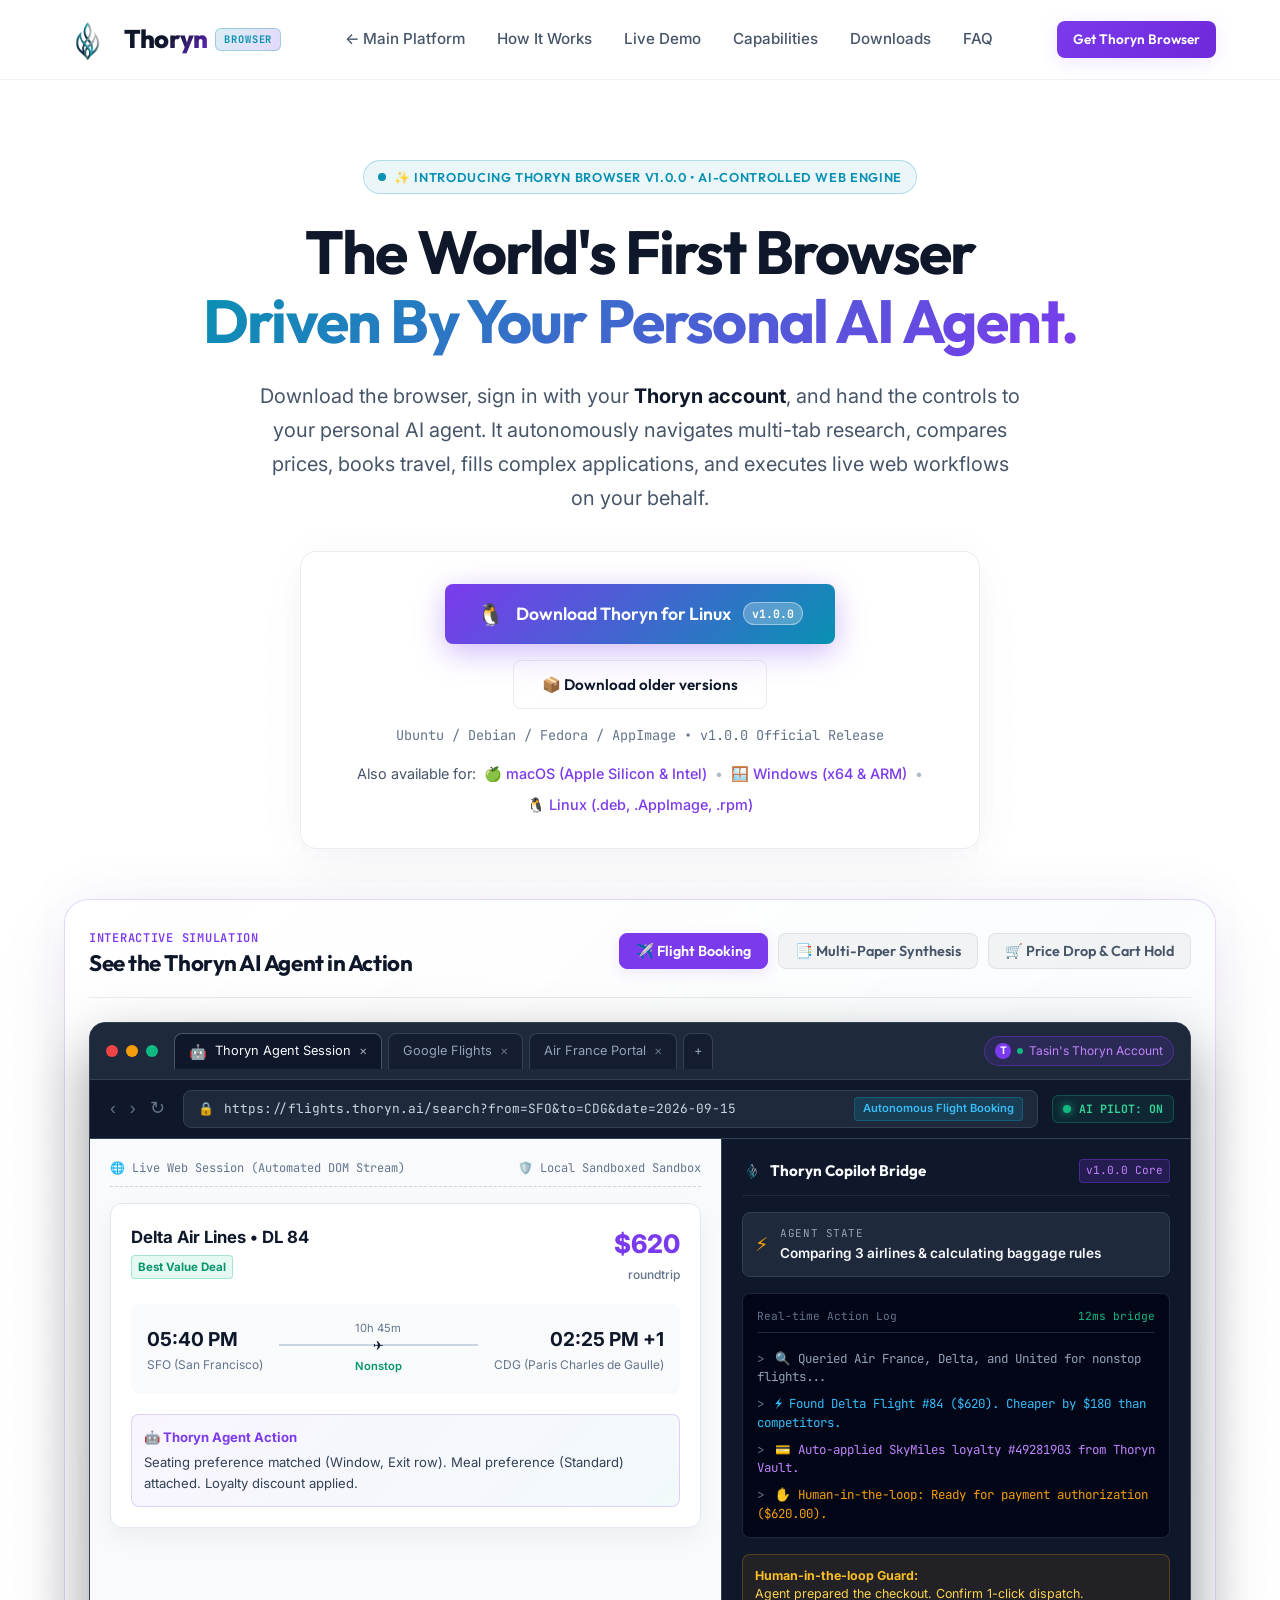
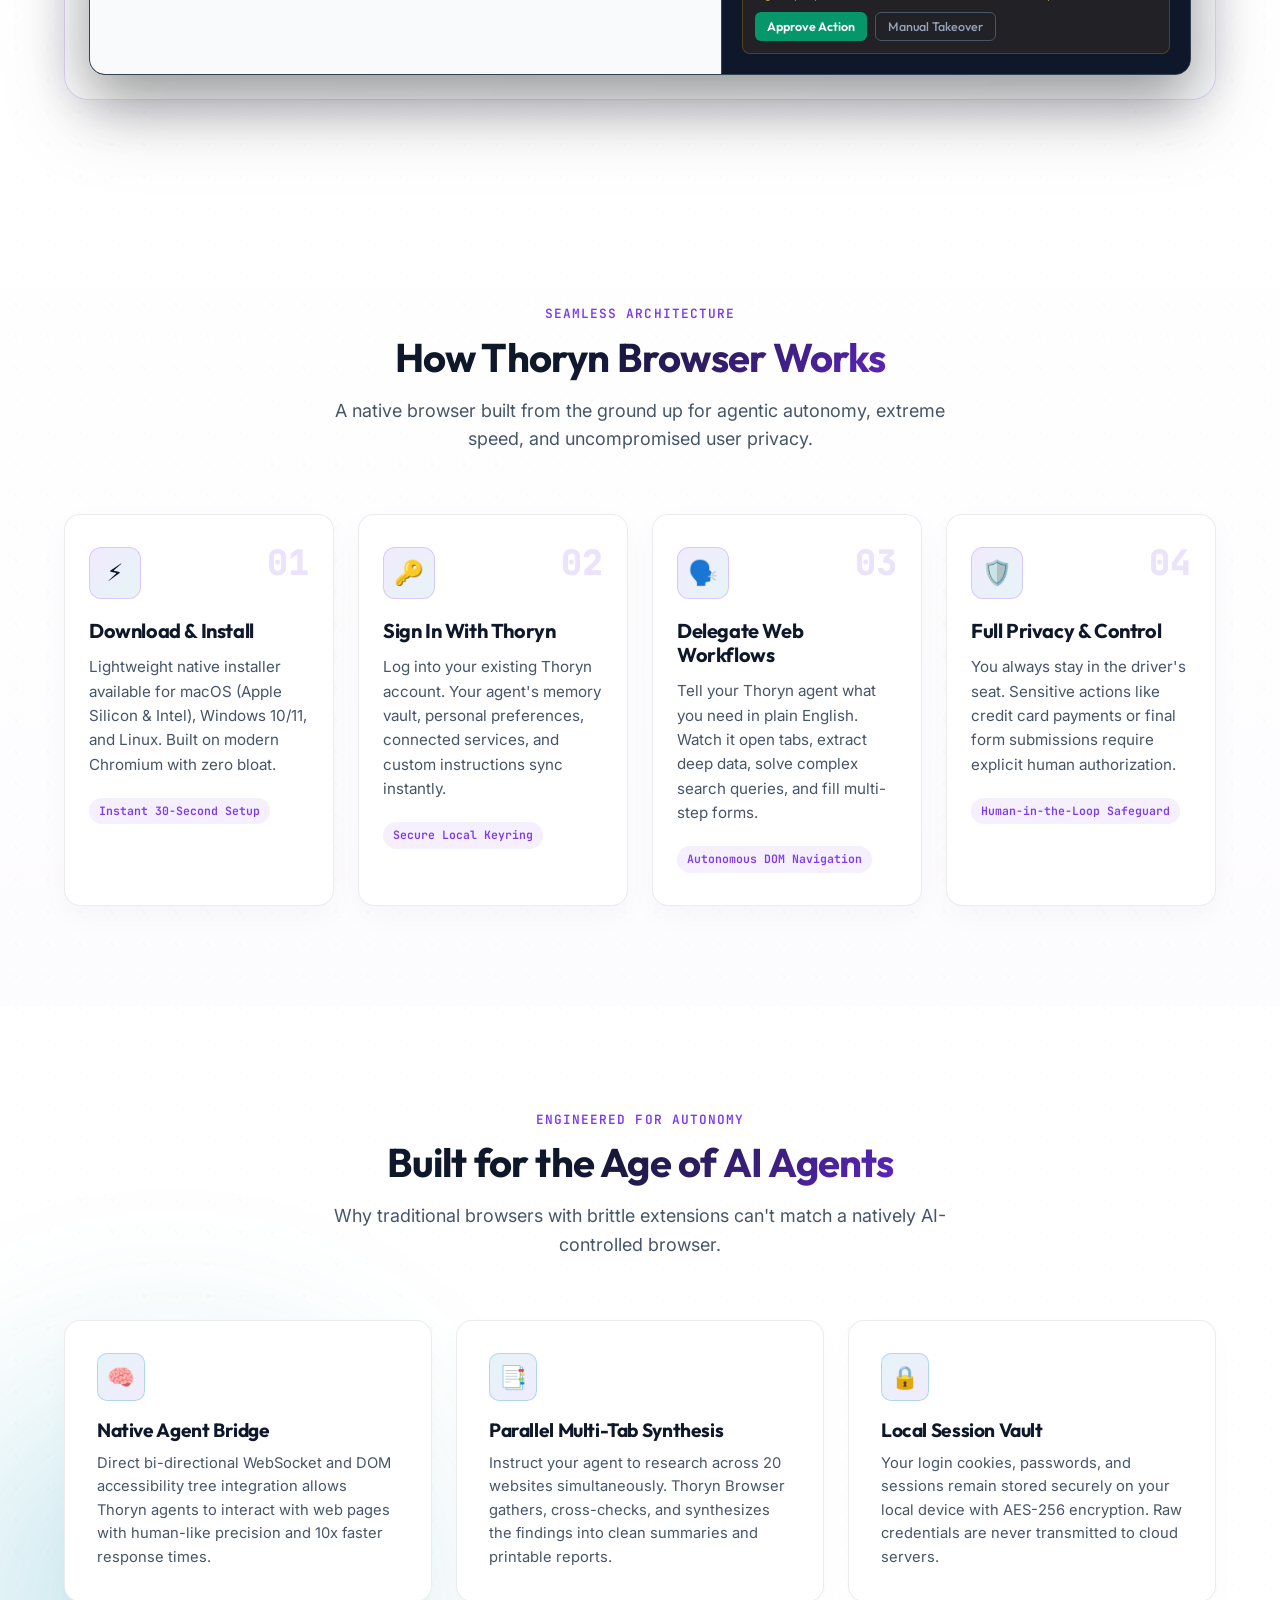
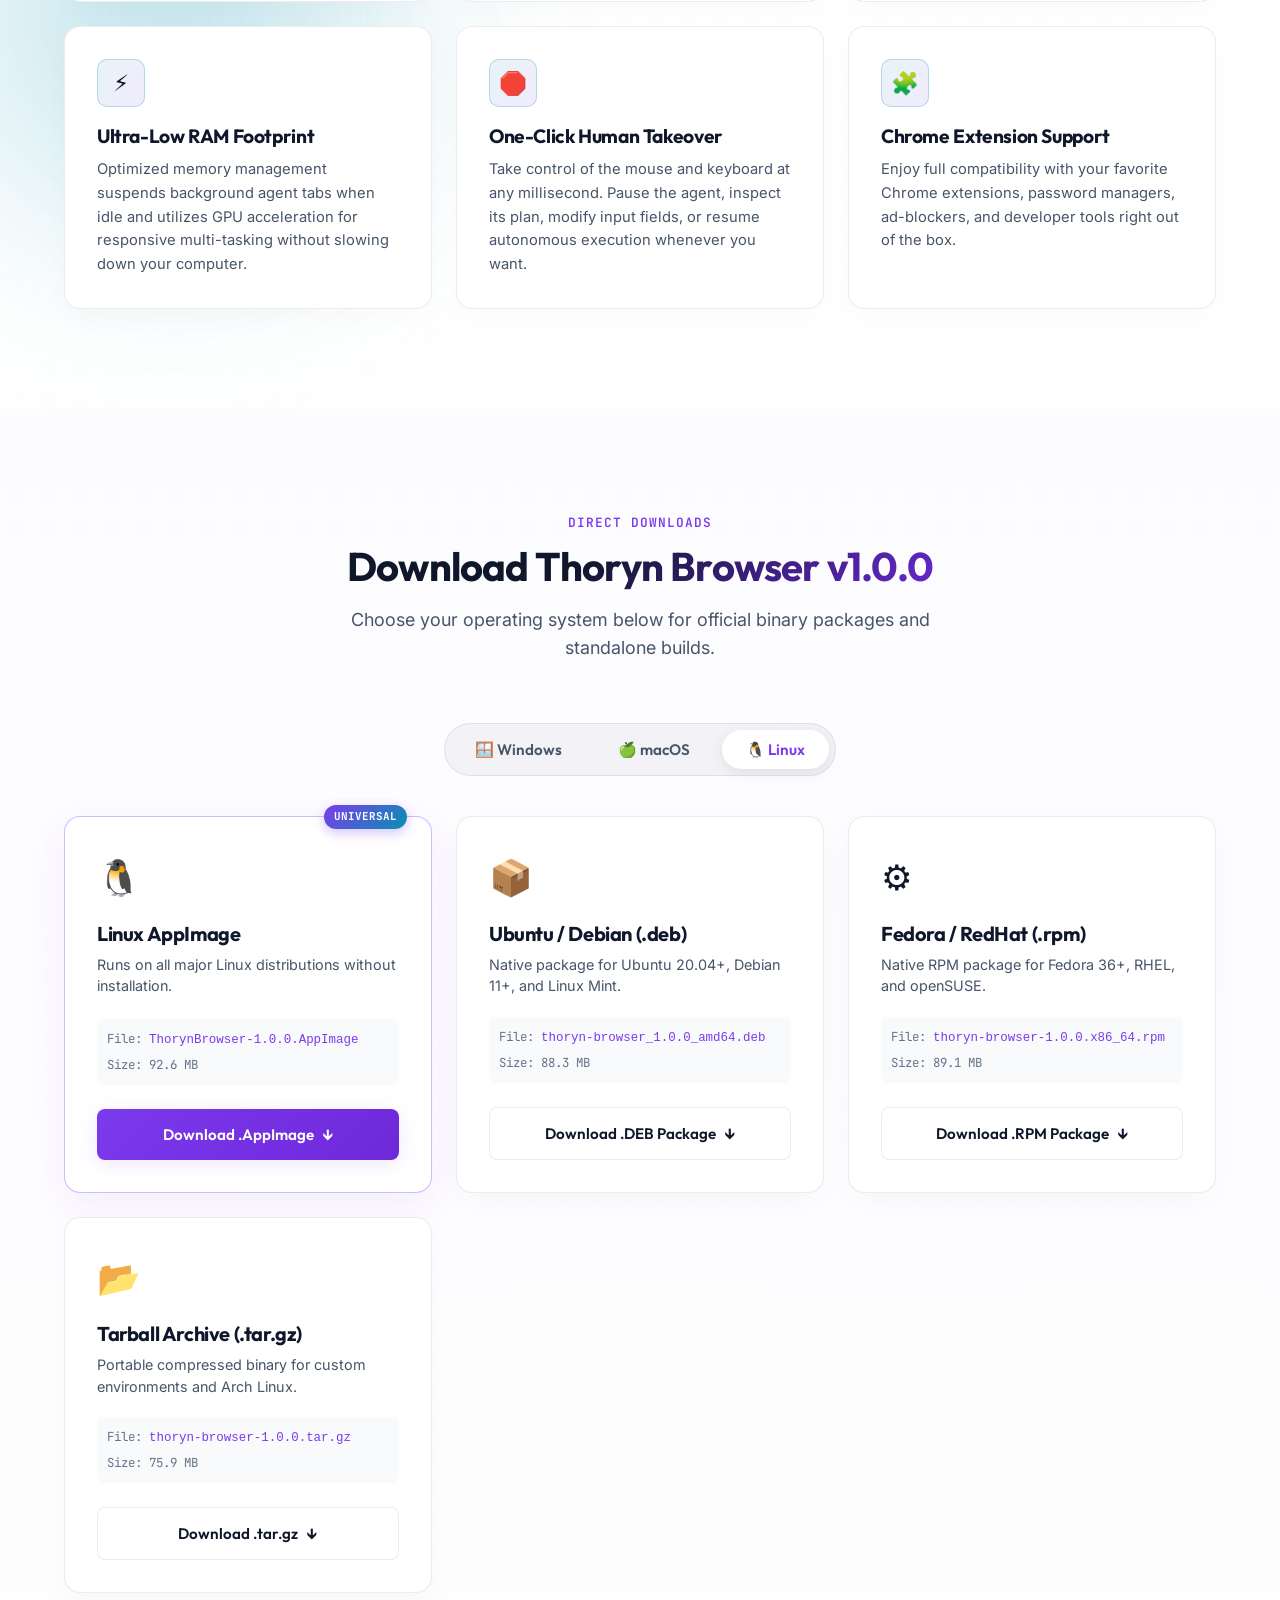
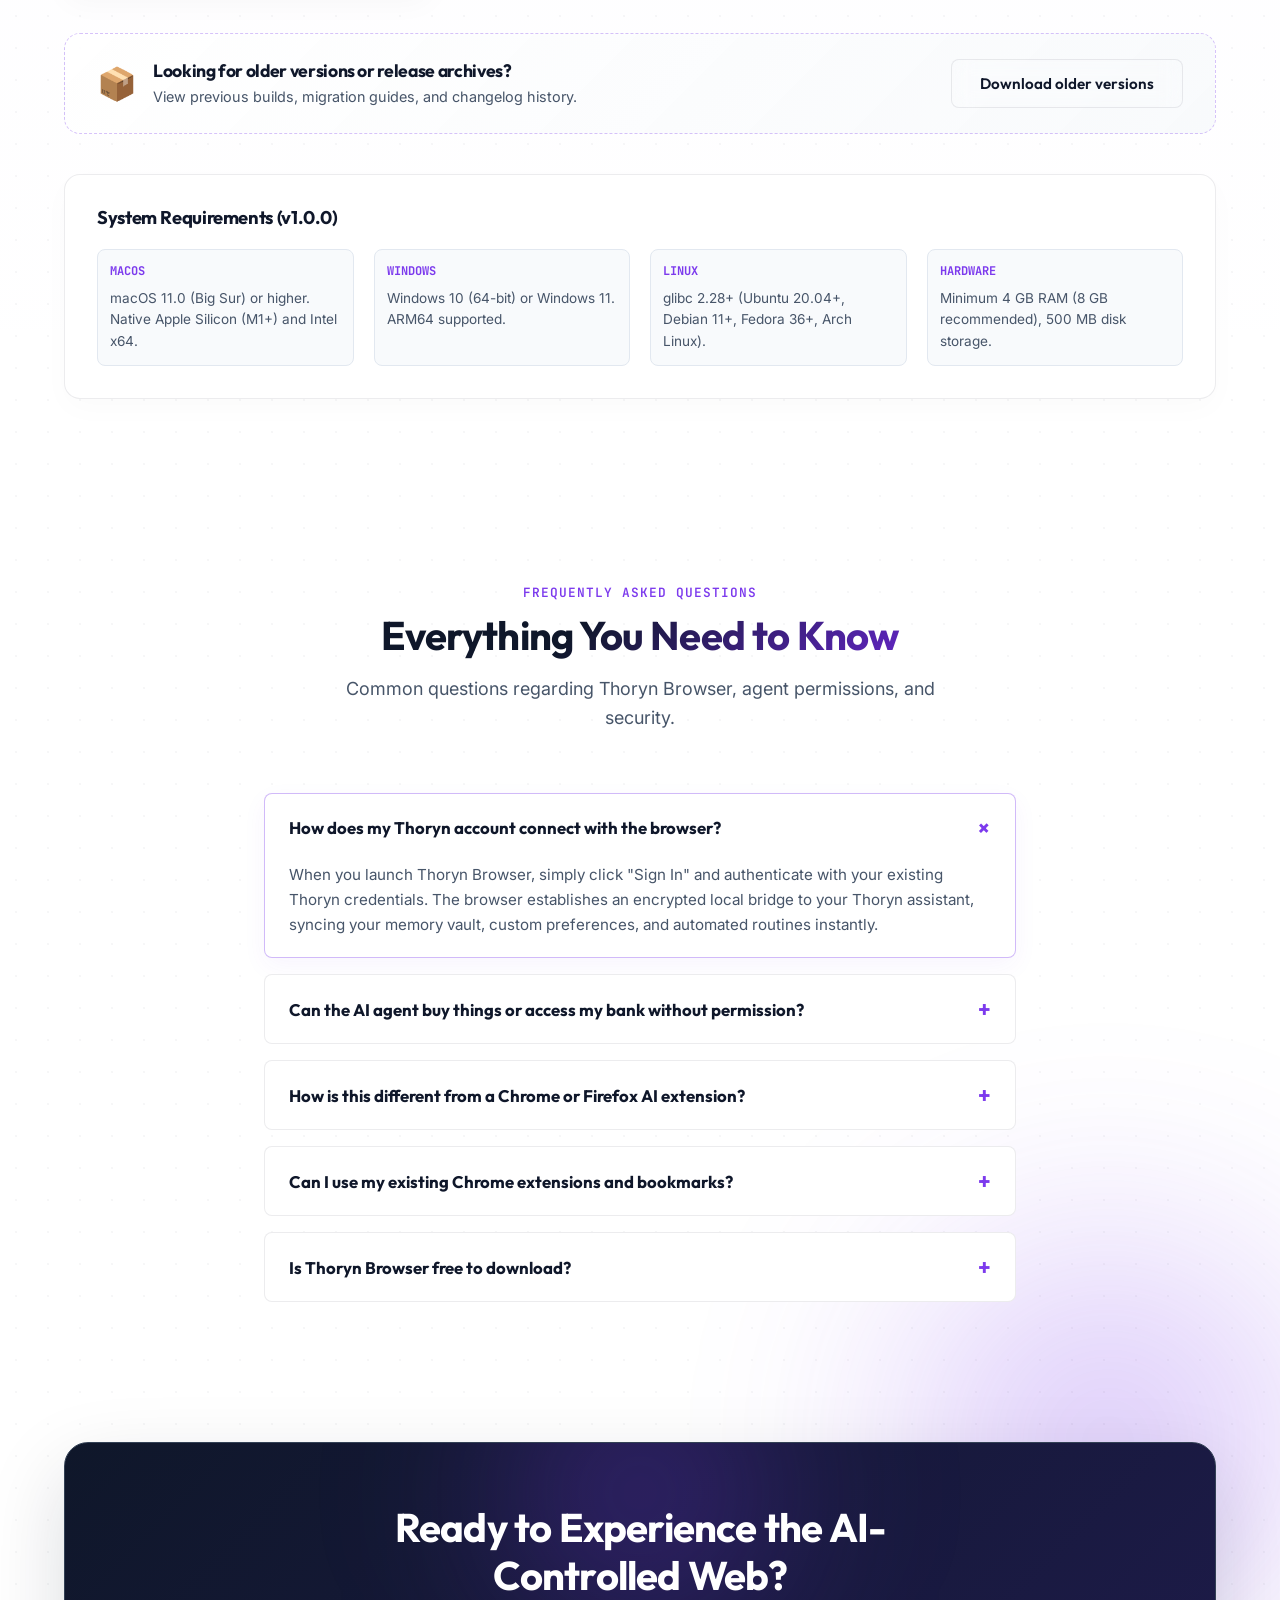
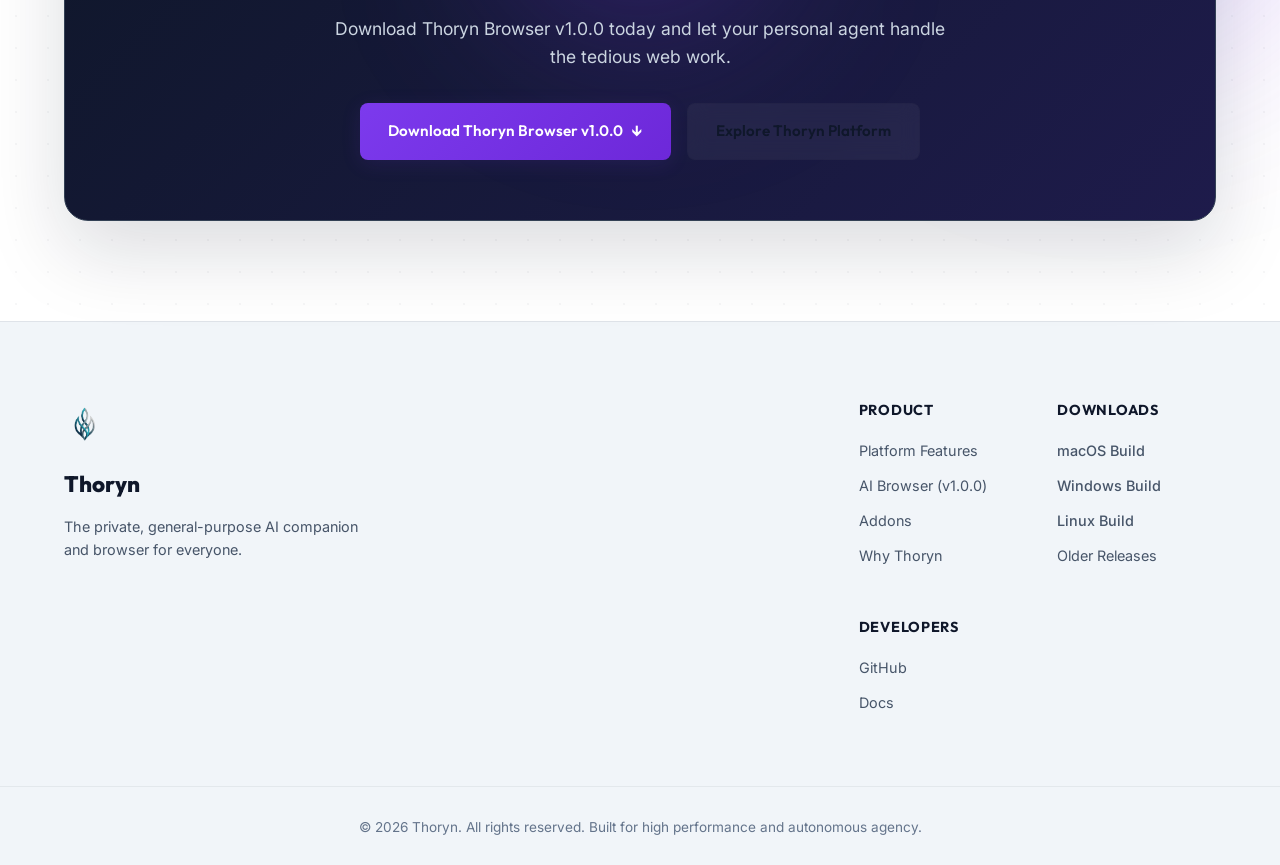
<file: browser/index.html>
<!DOCTYPE html>
<html lang="en">
<head>
  <meta charset="UTF-8">
  <meta http-equiv="refresh" content="0; url=../browser.html">
  <link rel="canonical" href="../browser.html">
  <title>Redirecting to Thoryn Browser...</title>
  <script>
    window.location.replace('../browser.html' + window.location.hash);
  </script>
</head>
<body style="background:#0f172a; color:#cbd5e1; font-family:sans-serif; display:flex; align-items:center; justify-content:center; height:100vh; margin:0;">
  <p>Redirecting to <a href="../browser.html" style="color:#38bdf8;">Thoryn Browser</a>...</p>
</body>
</html>
</file>
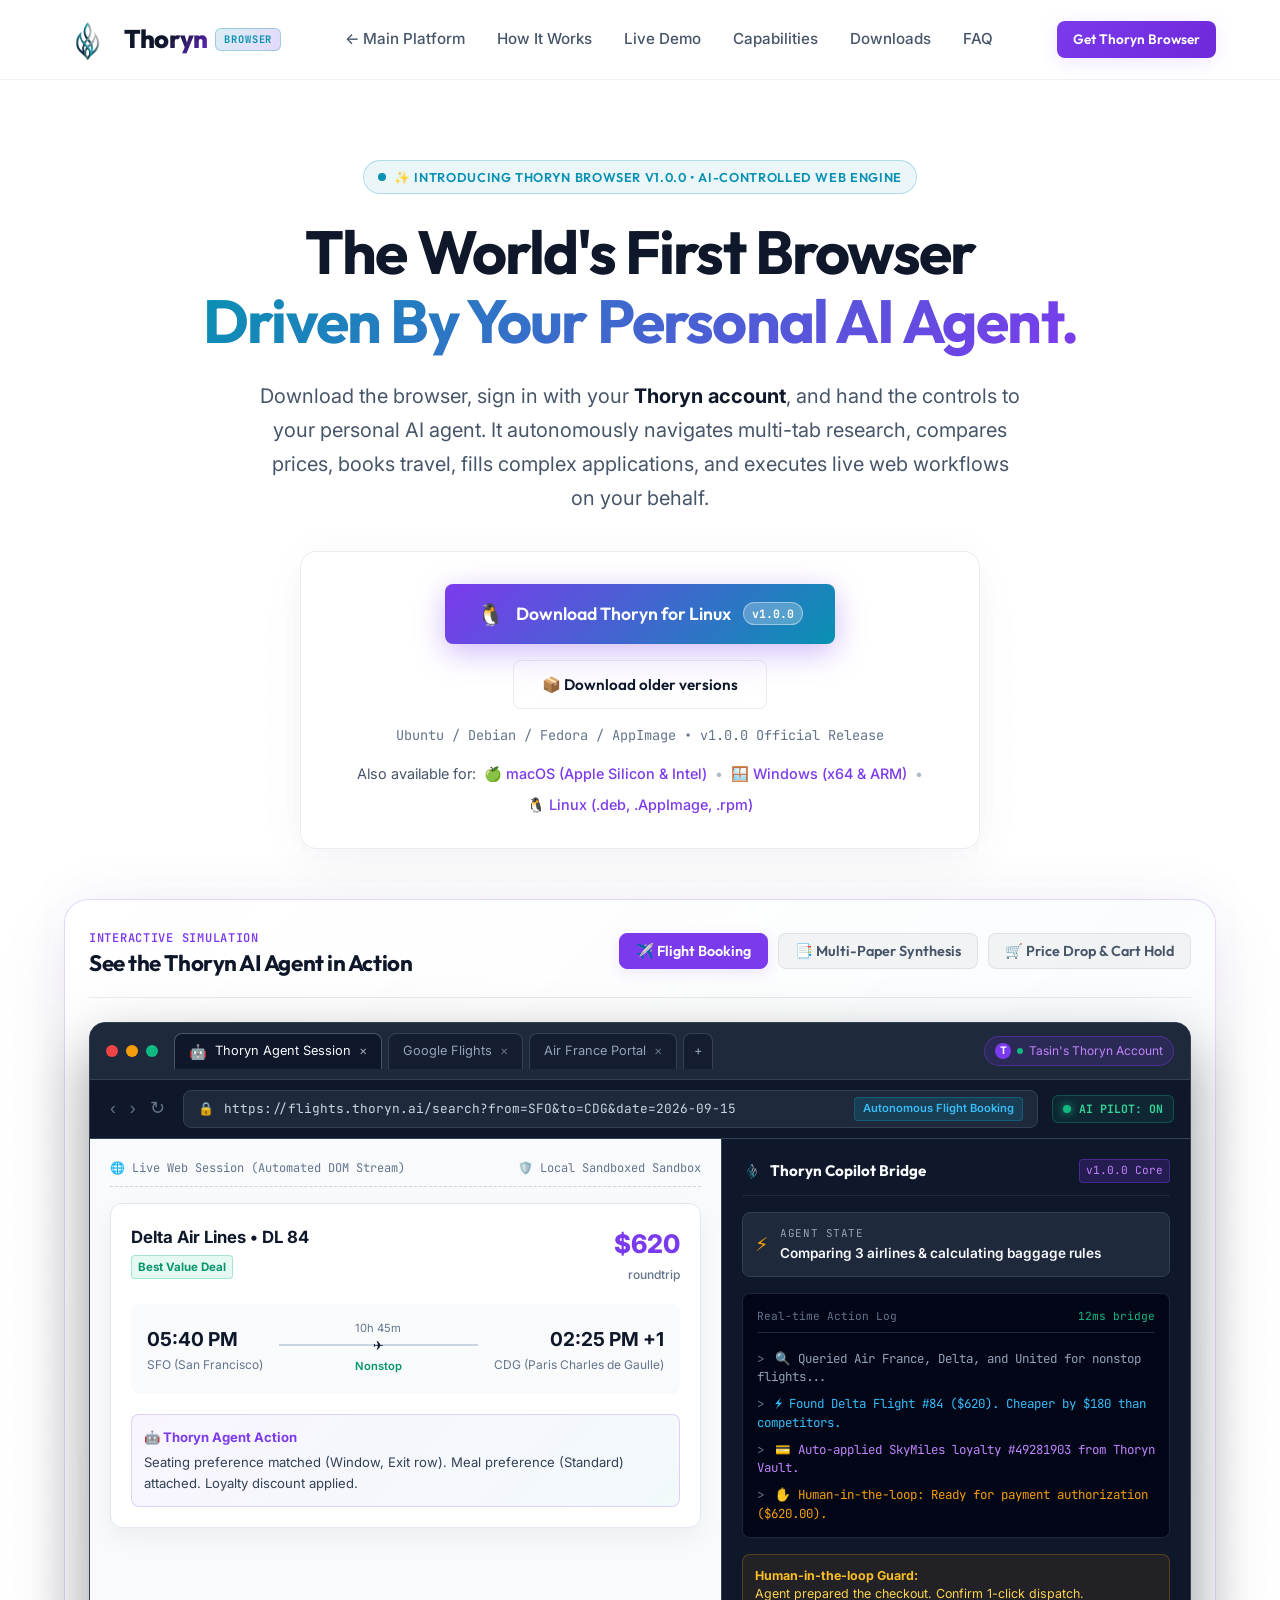
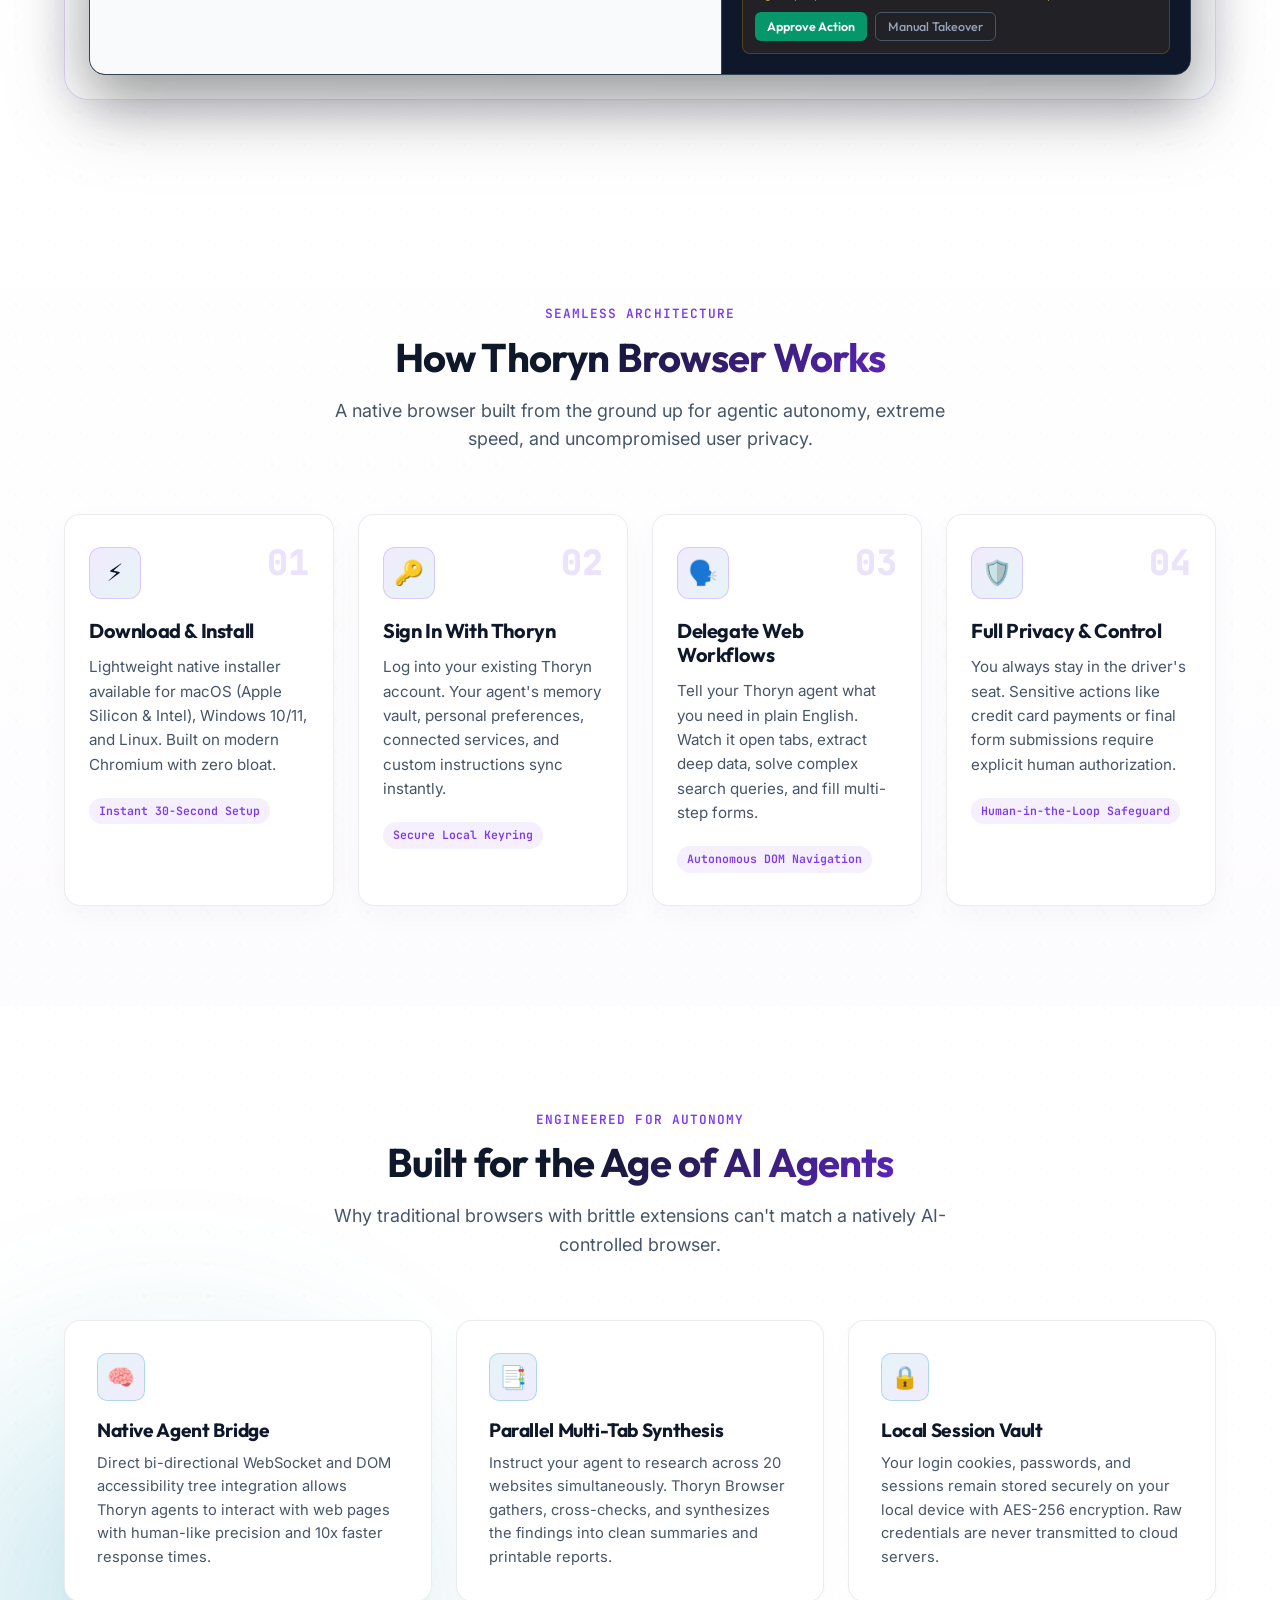
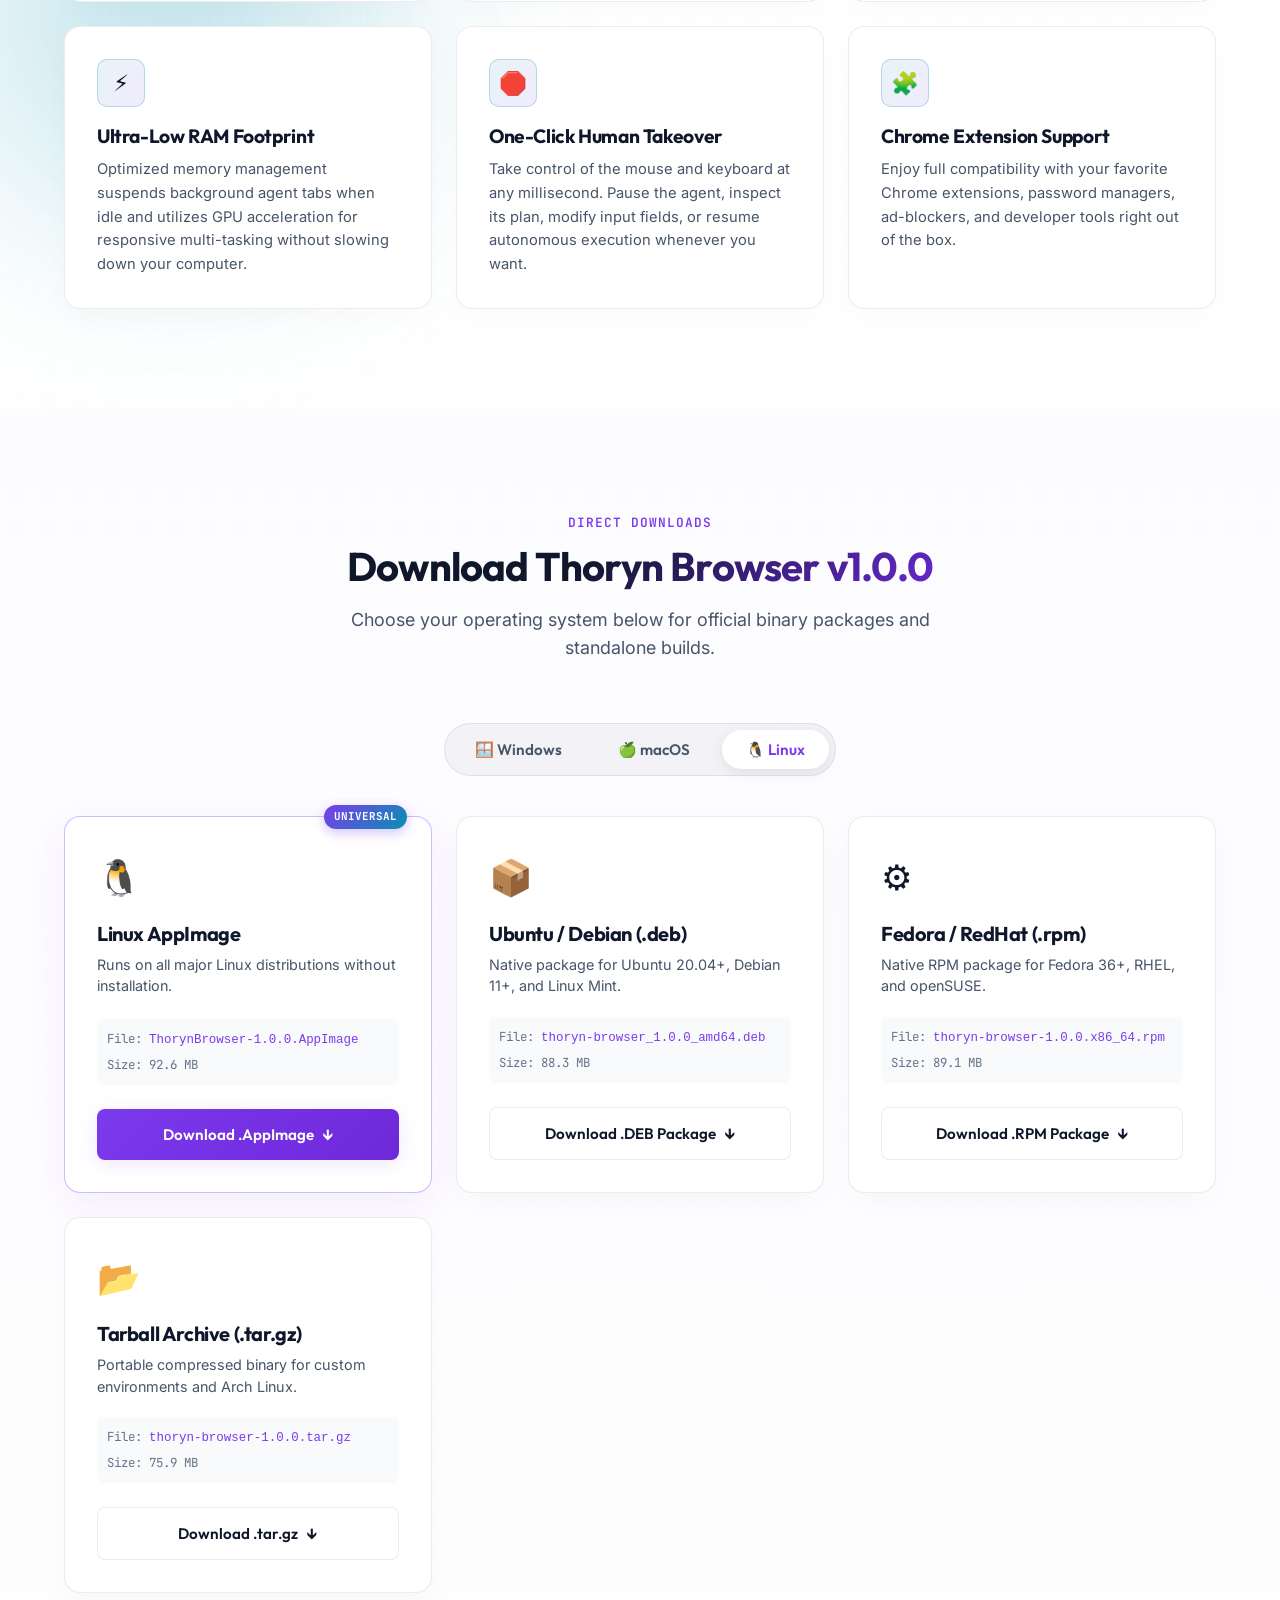
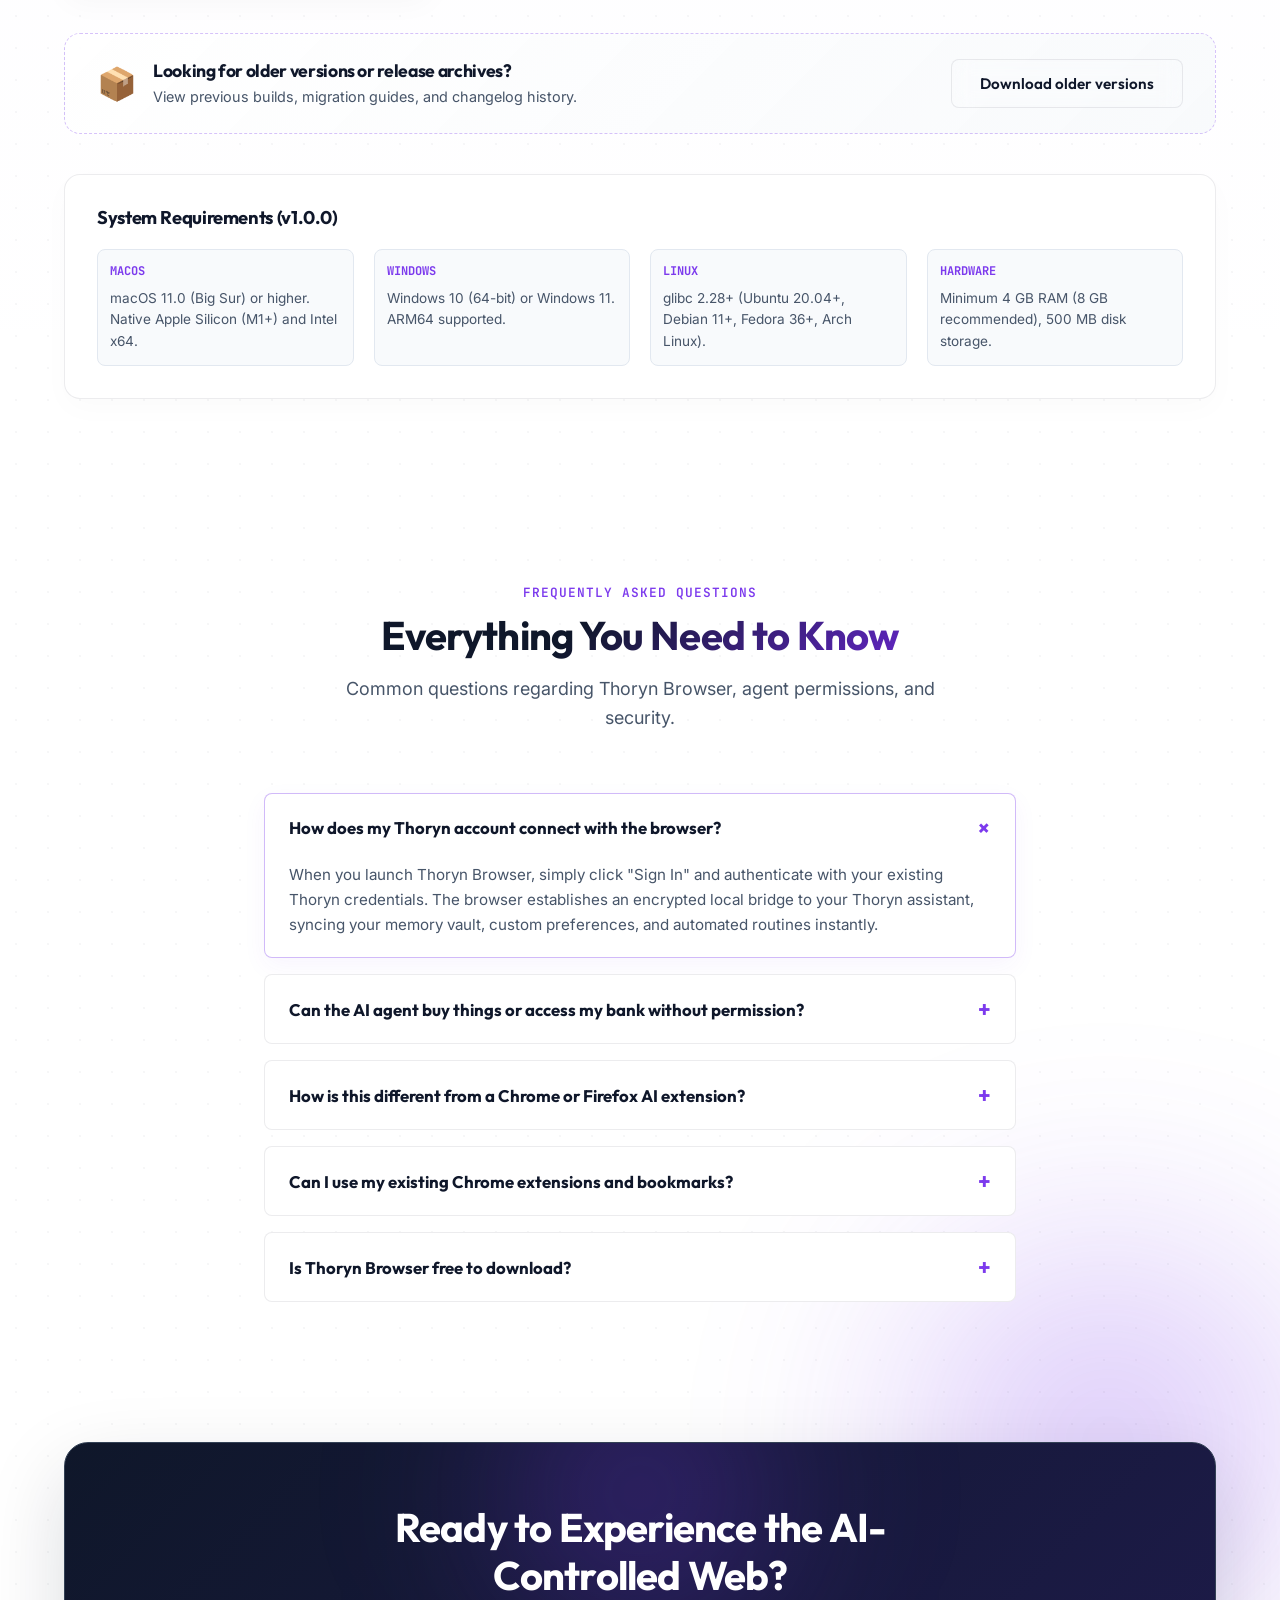
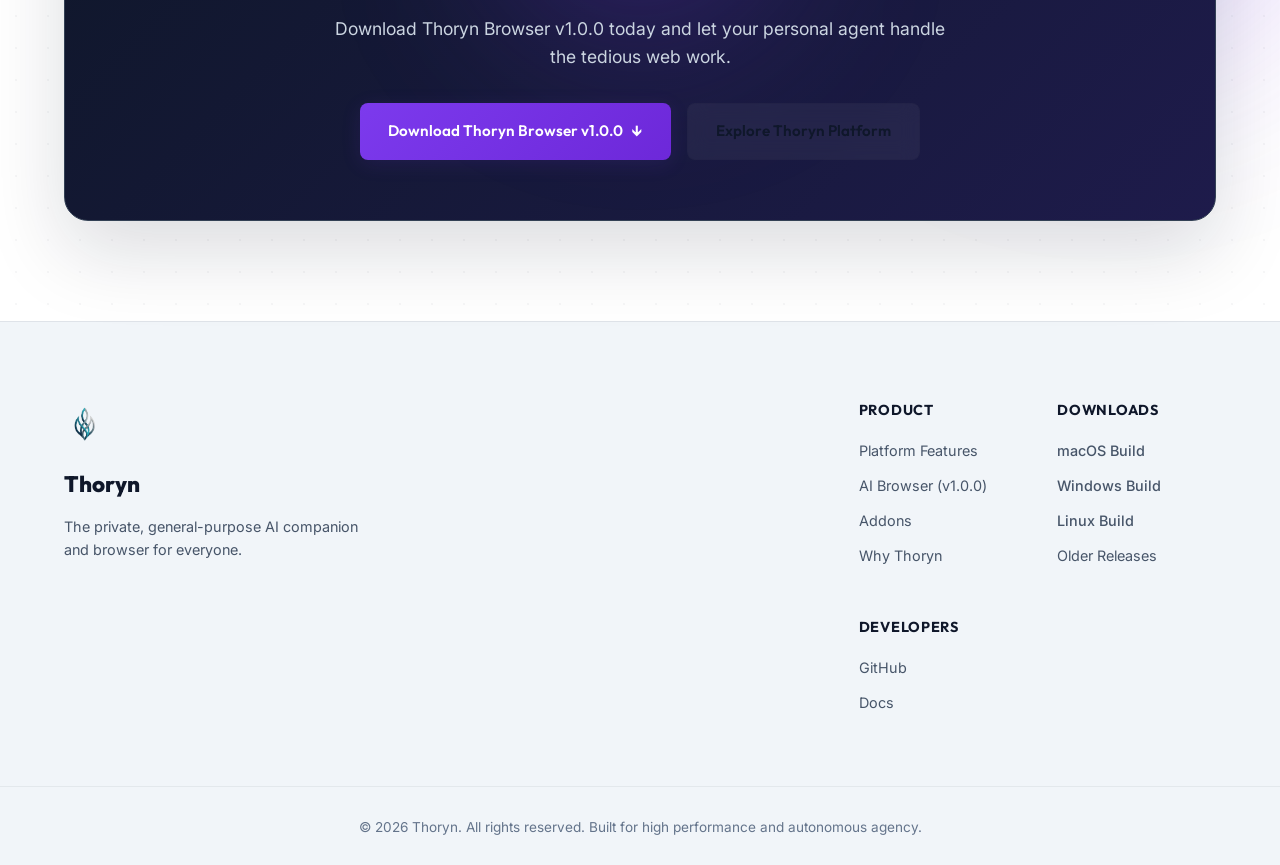
<file: browser.html>
<!DOCTYPE html>
<html lang="en">
<head>
  <meta charset="UTF-8">
  <meta name="viewport" content="width=device-width, initial-scale=1.0">
  <title>Thoryn Browser — The World's First AI-Controlled Web Browser</title>
  <meta name="description" content="Download Thoryn Browser v1.0.0. Sign in with your Thoryn account to let your personal AI agent autonomously browse, research, compare, fill forms, and execute tasks across the web on your behalf.">
  
  <!-- Favicon -->
  <link rel="icon" type="image/png" href="thoryn_logo.png">
  
  <!-- Google Fonts -->
  <link rel="preconnect" href="https://fonts.googleapis.com">
  <link rel="preconnect" href="https://fonts.gstatic.com" crossorigin>
  <link href="https://fonts.googleapis.com/css2?family=Inter:wght@300;400;500;600;700&family=Outfit:wght@400;500;600;700;800&family=JetBrains+Mono:wght@400;500;600&display=swap" rel="stylesheet">
  
  <!-- Stylesheet -->
  <link rel="stylesheet" href="styles.css">
</head>
<body class="browser-page">

  <!-- Background Decorative Orbs -->
  <div class="bg-glow bg-glow-1"></div>
  <div class="bg-glow bg-glow-2"></div>
  <div class="bg-glow bg-glow-3"></div>

  <!-- Header / Navigation -->
  <header class="navbar">
    <div class="navbar-container">
      <a href="index.html" class="logo-link">
        <img src="thoryn_logo.png" alt="Thoryn Logo" class="nav-logo">
        <span class="logo-text">Thoryn</span>
        <span class="nav-sub-badge">BROWSER</span>
      </a>
      
      <nav class="nav-menu">
        <a href="index.html" class="nav-item">← Main Platform</a>
        <a href="#how-it-works" class="nav-item">How It Works</a>
        <a href="#simulator" class="nav-item">Live Demo</a>
        <a href="#features" class="nav-item">Capabilities</a>
        <a href="#download-section" class="nav-item">Downloads</a>
        <a href="#faq" class="nav-item">FAQ</a>
      </nav>
      
      <div class="nav-cta">
        <a href="#download-section" class="btn btn-primary btn-sm">Get Thoryn Browser</a>
      </div>
    </div>
  </header>

  <main>
    <!-- Hero Section -->
    <section class="browser-hero-section">
      <div class="container browser-hero-container">
        
        <div class="browser-hero-header text-center">
          <div class="badge-wrapper">
            <span class="hero-badge hero-badge-cyan">
              <span class="badge-pulse"></span>
              ✨ Introducing Thoryn Browser v1.0.0 • AI-Controlled Web Engine
            </span>
          </div>
          
          <h1 class="browser-hero-title">
            The World's First Browser <br>
            <span class="gradient-text">Driven By Your Personal AI Agent.</span>
          </h1>
          
          <p class="browser-hero-subtitle">
            Download the browser, sign in with your <strong>Thoryn account</strong>, and hand the controls to your personal AI agent. It autonomously navigates multi-tab research, compares prices, books travel, fills complex applications, and executes live web workflows on your behalf.
          </p>

          <!-- Dynamic OS Download Area -->
          <div class="browser-hero-download-box">
            <div class="hero-cta-group">
              <button class="btn btn-primary btn-hero-download" id="hero-download-btn" data-download-trigger data-target-file="ThorynBrowser-Setup-1.0.0.exe" data-target-os="Windows">
                <span class="hero-os-icon" id="hero-os-icon">🪟</span>
                <span class="hero-download-main-text" id="hero-download-text">Download Thoryn for Windows</span>
                <span class="badge-os-tag" id="hero-os-badge">v1.0.0</span>
              </button>
              
              <button class="btn btn-secondary btn-older-versions" id="btn-older-versions" title="View historical releases archive">
                <span>📦 Download older versions</span>
              </button>
            </div>

            <p class="hero-download-meta" id="hero-download-sub">
              Windows 10/11 64-bit • v1.0.0 Official Release • SHA-256 Verified
            </p>

            <div class="hero-os-switchers">
              <span>Also available for:</span>
              <a href="#download-section" class="os-quick-link" data-os="macos">🍏 macOS (Apple Silicon & Intel)</a>
              <span class="sep">•</span>
              <a href="#download-section" class="os-quick-link" data-os="windows">🪟 Windows (x64 & ARM)</a>
              <span class="sep">•</span>
              <a href="#download-section" class="os-quick-link" data-os="linux">🐧 Linux (.deb, .AppImage, .rpm)</a>
            </div>
          </div>
        </div>

        <!-- Interactive AI Browser UI Showcase -->
        <div class="browser-showcase-container" id="simulator">
          <div class="showcase-topbar">
            <div class="showcase-title-wrap">
              <span class="showcase-tag">Interactive Simulation</span>
              <h3 class="showcase-heading">See the Thoryn AI Agent in Action</h3>
            </div>
            
            <div class="simulator-presets">
              <button class="simulator-task-btn active" data-task="travel">
                <span>✈️ Flight Booking</span>
              </button>
              <button class="simulator-task-btn" data-task="research">
                <span>📑 Multi-Paper Synthesis</span>
              </button>
              <button class="simulator-task-btn" data-task="ecommerce">
                <span>🛒 Price Drop & Cart Hold</span>
              </button>
            </div>
          </div>

          <!-- Browser Window Frame -->
          <div class="browser-window-mockup">
            <!-- Window Titlebar -->
            <div class="mockup-titlebar">
              <div class="window-controls">
                <span class="control-dot dot-red"></span>
                <span class="control-dot dot-yellow"></span>
                <span class="control-dot dot-green"></span>
              </div>
              
              <div class="mockup-tabs">
                <div class="mockup-tab active">
                  <span class="tab-ai-icon">🤖</span>
                  <span class="tab-title">Thoryn Agent Session</span>
                  <span class="tab-close">×</span>
                </div>
                <div class="mockup-tab">
                  <span class="tab-title">Google Flights</span>
                  <span class="tab-close">×</span>
                </div>
                <div class="mockup-tab">
                  <span class="tab-title">Air France Portal</span>
                  <span class="tab-close">×</span>
                </div>
                <div class="mockup-tab tab-new">+</div>
              </div>
              
              <div class="mockup-account-pill">
                <span class="pill-avatar">T</span>
                <span class="pill-status-dot"></span>
                <span class="pill-name">Tasin's Thoryn Account</span>
              </div>
            </div>

            <!-- Browser Navigation / URL Bar -->
            <div class="mockup-toolbar">
              <div class="toolbar-nav-buttons">
                <button class="nav-circle-btn">‹</button>
                <button class="nav-circle-btn">›</button>
                <button class="nav-circle-btn">↻</button>
              </div>
              
              <div class="mockup-address-bar">
                <span class="url-lock">🔒</span>
                <span class="url-text" id="sim-url-text">https://flights.thoryn.ai/search?from=SFO&to=CDG&date=2026-09-15</span>
                <span class="url-tag" id="sim-action-badge">Autonomous Flight Booking</span>
              </div>

              <div class="mockup-agent-toggle">
                <span class="agent-pulse"></span>
                <span class="agent-mode-text">AI PILOT: ON</span>
              </div>
            </div>

            <!-- Browser Split View Area -->
            <div class="mockup-viewport-split">
              <!-- Left: Webview Render -->
              <div class="mockup-webview">
                <div class="webview-banner">
                  <span class="webview-indicator">🌐 Live Web Session (Automated DOM Stream)</span>
                  <span class="webview-shield">🛡️ Local Sandboxed Sandbox</span>
                </div>
                
                <div class="webview-body" id="sim-webview-content">
                  <!-- Injected via JavaScript based on active preset -->
                </div>
              </div>

              <!-- Right: Thoryn Agent Sidecar Copilot -->
              <div class="mockup-sidecar">
                <div class="sidecar-header">
                  <div class="sidecar-title">
                    <img src="thoryn_logo.png" alt="Thoryn" class="sidecar-logo">
                    <span>Thoryn Copilot Bridge</span>
                  </div>
                  <span class="sidecar-badge">v1.0.0 Core</span>
                </div>
                
                <div class="sidecar-status-box">
                  <span class="status-icon">⚡</span>
                  <div class="status-details">
                    <div class="status-label">Agent State</div>
                    <div class="status-value" id="sim-agent-status">Comparing 3 airlines & calculating baggage rules</div>
                  </div>
                </div>

                <div class="sidecar-stream-section">
                  <div class="stream-header">
                    <span>Real-time Action Log</span>
                    <span class="stream-latency">12ms bridge</span>
                  </div>
                  <div class="sim-agent-logs-container" id="sim-agent-logs">
                    <!-- Logs streamed dynamically by JavaScript -->
                  </div>
                </div>

                <div class="sidecar-footer-actions">
                  <div class="approval-card">
                    <div class="approval-text">
                      <strong>Human-in-the-loop Guard:</strong>
                      <span>Agent prepared the checkout. Confirm 1-click dispatch.</span>
                    </div>
                    <div class="approval-btns">
                      <button class="btn btn-success-small" data-download-trigger data-target-file="Thoryn-Checkout-Approved">Approve Action</button>
                      <button class="btn btn-ghost-small">Manual Takeover</button>
                    </div>
                  </div>
                </div>
              </div>
            </div>

          </div>
        </div>

      </div>
    </section>

    <!-- How It Works Section -->
    <section class="browser-how-section" id="how-it-works">
      <div class="container">
        <div class="section-header">
          <span class="section-tag">Seamless Architecture</span>
          <h2 class="section-title">How Thoryn Browser Works</h2>
          <p class="section-subtitle">A native browser built from the ground up for agentic autonomy, extreme speed, and uncompromised user privacy.</p>
        </div>

        <div class="how-steps-grid">
          
          <div class="how-step-card">
            <div class="step-number">01</div>
            <div class="step-icon-wrap">
              <span class="step-icon">⚡</span>
            </div>
            <h3 class="step-title">Download & Install</h3>
            <p class="step-desc">
              Lightweight native installer available for macOS (Apple Silicon & Intel), Windows 10/11, and Linux. Built on modern Chromium with zero bloat.
            </p>
            <div class="step-detail-tag">Instant 30-Second Setup</div>
          </div>

          <div class="how-step-card">
            <div class="step-number">02</div>
            <div class="step-icon-wrap">
              <span class="step-icon">🔑</span>
            </div>
            <h3 class="step-title">Sign In With Thoryn</h3>
            <p class="step-desc">
              Log into your existing Thoryn account. Your agent's memory vault, personal preferences, connected services, and custom instructions sync instantly.
            </p>
            <div class="step-detail-tag">Secure Local Keyring</div>
          </div>

          <div class="how-step-card">
            <div class="step-number">03</div>
            <div class="step-icon-wrap">
              <span class="step-icon">🗣️</span>
            </div>
            <h3 class="step-title">Delegate Web Workflows</h3>
            <p class="step-desc">
              Tell your Thoryn agent what you need in plain English. Watch it open tabs, extract deep data, solve complex search queries, and fill multi-step forms.
            </p>
            <div class="step-detail-tag">Autonomous DOM Navigation</div>
          </div>

          <div class="how-step-card">
            <div class="step-number">04</div>
            <div class="step-icon-wrap">
              <span class="step-icon">🛡️</span>
            </div>
            <h3 class="step-title">Full Privacy & Control</h3>
            <p class="step-desc">
              You always stay in the driver's seat. Sensitive actions like credit card payments or final form submissions require explicit human authorization.
            </p>
            <div class="step-detail-tag">Human-in-the-Loop Safeguard</div>
          </div>

        </div>
      </div>
    </section>

    <!-- Core Capabilities Grid -->
    <section class="browser-features-section" id="features">
      <div class="container">
        <div class="section-header">
          <span class="section-tag">Engineered for Autonomy</span>
          <h2 class="section-title">Built for the Age of AI Agents</h2>
          <p class="section-subtitle">Why traditional browsers with brittle extensions can't match a natively AI-controlled browser.</p>
        </div>

        <div class="capabilities-grid">
          
          <div class="capability-card">
            <div class="cap-icon-box">🧠</div>
            <h4 class="cap-title">Native Agent Bridge</h4>
            <p class="cap-desc">Direct bi-directional WebSocket and DOM accessibility tree integration allows Thoryn agents to interact with web pages with human-like precision and 10x faster response times.</p>
          </div>

          <div class="capability-card">
            <div class="cap-icon-box">📑</div>
            <h4 class="cap-title">Parallel Multi-Tab Synthesis</h4>
            <p class="cap-desc">Instruct your agent to research across 20 websites simultaneously. Thoryn Browser gathers, cross-checks, and synthesizes the findings into clean summaries and printable reports.</p>
          </div>

          <div class="capability-card">
            <div class="cap-icon-box">🔒</div>
            <h4 class="cap-title">Local Session Vault</h4>
            <p class="cap-desc">Your login cookies, passwords, and sessions remain stored securely on your local device with AES-256 encryption. Raw credentials are never transmitted to cloud servers.</p>
          </div>

          <div class="capability-card">
            <div class="cap-icon-box">⚡</div>
            <h4 class="cap-title">Ultra-Low RAM Footprint</h4>
            <p class="cap-desc">Optimized memory management suspends background agent tabs when idle and utilizes GPU acceleration for responsive multi-tasking without slowing down your computer.</p>
          </div>

          <div class="capability-card">
            <div class="cap-icon-box">🛑</div>
            <h4 class="cap-title">One-Click Human Takeover</h4>
            <p class="cap-desc">Take control of the mouse and keyboard at any millisecond. Pause the agent, inspect its plan, modify input fields, or resume autonomous execution whenever you want.</p>
          </div>

          <div class="capability-card">
            <div class="cap-icon-box">🧩</div>
            <h4 class="cap-title">Chrome Extension Support</h4>
            <p class="cap-desc">Enjoy full compatibility with your favorite Chrome extensions, password managers, ad-blockers, and developer tools right out of the box.</p>
          </div>

        </div>
      </div>
    </section>

    <!-- Download Matrix Section -->
    <section class="browser-download-section" id="download-section">
      <div class="container">
        <div class="section-header">
          <span class="section-tag">Direct Downloads</span>
          <h2 class="section-title">Download Thoryn Browser v1.0.0</h2>
          <p class="section-subtitle">Choose your operating system below for official binary packages and standalone builds.</p>
        </div>

        <!-- Platform Tabs -->
        <div class="platform-tabs-wrapper">
          <div class="platform-tab-buttons">
            <button class="platform-tab-btn" data-platform="windows">
              <span>🪟 Windows</span>
            </button>
            <button class="platform-tab-btn" data-platform="macos">
              <span>🍏 macOS</span>
            </button>
            <button class="platform-tab-btn" data-platform="linux">
              <span>🐧 Linux</span>
            </button>
          </div>
        </div>

        <!-- Tab Panels Container -->
        <div class="platform-panels-container">
          
          <!-- Windows Panel -->
          <div class="platform-panel" data-platform="windows">
            <div class="download-cards-grid">
              
              <div class="download-card featured-download-card">
                <div class="card-featured-badge">Recommended</div>
                <div class="dl-card-icon">🪟</div>
                <h4 class="dl-card-title">Windows 64-bit (x64)</h4>
                <p class="dl-card-desc">Standard installer for Windows 10 & Windows 11 (64-bit systems).</p>
                <div class="dl-meta">
                  <span>File: <code>ThorynBrowser-Setup-1.0.0.exe</code></span>
                  <span>Size: 96.4 MB</span>
                </div>
                <button class="btn btn-primary btn-block" data-download-trigger data-target-file="ThorynBrowser-Setup-1.0.0.exe" data-target-os="Windows (x64)">
                  <span>Download .EXE Installer</span>
                  <span class="btn-arrow">↓</span>
                </button>
              </div>

              <div class="download-card">
                <div class="dl-card-icon">📦</div>
                <h4 class="dl-card-title">Windows Portable (ZIP)</h4>
                <p class="dl-card-desc">Standalone portable package. No administrator privileges or installation required.</p>
                <div class="dl-meta">
                  <span>File: <code>ThorynBrowser-Portable-1.0.0.zip</code></span>
                  <span>Size: 102.1 MB</span>
                </div>
                <button class="btn btn-secondary btn-block" data-download-trigger data-target-file="ThorynBrowser-Portable-1.0.0.zip" data-target-os="Windows (Portable)">
                  <span>Download Portable .ZIP</span>
                  <span class="btn-arrow">↓</span>
                </button>
              </div>

              <div class="download-card">
                <div class="dl-card-icon">⚡</div>
                <h4 class="dl-card-title">Windows ARM64</h4>
                <p class="dl-card-desc">Native build optimized for Snapdragon X Elite and Surface ARM devices.</p>
                <div class="dl-meta">
                  <span>File: <code>ThorynBrowser-ARM64-1.0.0.exe</code></span>
                  <span>Size: 94.8 MB</span>
                </div>
                <button class="btn btn-secondary btn-block" data-download-trigger data-target-file="ThorynBrowser-ARM64-1.0.0.exe" data-target-os="Windows (ARM64)">
                  <span>Download ARM64 .EXE</span>
                  <span class="btn-arrow">↓</span>
                </button>
              </div>

            </div>
          </div>

          <!-- macOS Panel -->
          <div class="platform-panel" data-platform="macos">
            <div class="download-cards-grid">
              
              <div class="download-card featured-download-card">
                <div class="card-featured-badge">Apple Silicon</div>
                <div class="dl-card-icon">🍏</div>
                <h4 class="dl-card-title">macOS Apple Silicon (M1 / M2 / M3 / M4)</h4>
                <p class="dl-card-desc">Native ARM64 architecture build for maximum battery life and performance.</p>
                <div class="dl-meta">
                  <span>File: <code>ThorynBrowser-1.0.0-arm64.dmg</code></span>
                  <span>Size: 118.2 MB • macOS 12 Monterey+</span>
                </div>
                <button class="btn btn-primary btn-block" data-download-trigger data-target-file="ThorynBrowser-1.0.0-arm64.dmg" data-target-os="macOS (Apple Silicon)">
                  <span>Download .DMG (Apple Silicon)</span>
                  <span class="btn-arrow">↓</span>
                </button>
              </div>

              <div class="download-card">
                <div class="dl-card-icon">💻</div>
                <h4 class="dl-card-title">macOS Intel (x86_64)</h4>
                <p class="dl-card-desc">Compatible with Intel-based MacBook, iMac, and Mac Mini computers.</p>
                <div class="dl-meta">
                  <span>File: <code>ThorynBrowser-1.0.0-x64.dmg</code></span>
                  <span>Size: 124.5 MB • macOS 11 Big Sur+</span>
                </div>
                <button class="btn btn-secondary btn-block" data-download-trigger data-target-file="ThorynBrowser-1.0.0-x64.dmg" data-target-os="macOS (Intel)">
                  <span>Download .DMG (Intel)</span>
                  <span class="btn-arrow">↓</span>
                </button>
              </div>

            </div>
          </div>

          <!-- Linux Panel -->
          <div class="platform-panel" data-platform="linux">
            <div class="download-cards-grid">
              
              <div class="download-card featured-download-card">
                <div class="card-featured-badge">Universal</div>
                <div class="dl-card-icon">🐧</div>
                <h4 class="dl-card-title">Linux AppImage</h4>
                <p class="dl-card-desc">Runs on all major Linux distributions without installation.</p>
                <div class="dl-meta">
                  <span>File: <code>ThorynBrowser-1.0.0.AppImage</code></span>
                  <span>Size: 92.6 MB</span>
                </div>
                <button class="btn btn-primary btn-block" data-download-trigger data-target-file="ThorynBrowser-1.0.0.AppImage" data-target-os="Linux (AppImage)">
                  <span>Download .AppImage</span>
                  <span class="btn-arrow">↓</span>
                </button>
              </div>

              <div class="download-card">
                <div class="dl-card-icon">📦</div>
                <h4 class="dl-card-title">Ubuntu / Debian (.deb)</h4>
                <p class="dl-card-desc">Native package for Ubuntu 20.04+, Debian 11+, and Linux Mint.</p>
                <div class="dl-meta">
                  <span>File: <code>thoryn-browser_1.0.0_amd64.deb</code></span>
                  <span>Size: 88.3 MB</span>
                </div>
                <button class="btn btn-secondary btn-block" data-download-trigger data-target-file="thoryn-browser_1.0.0_amd64.deb" data-target-os="Linux (Debian/Ubuntu)">
                  <span>Download .DEB Package</span>
                  <span class="btn-arrow">↓</span>
                </button>
              </div>

              <div class="download-card">
                <div class="dl-card-icon">⚙️</div>
                <h4 class="dl-card-title">Fedora / RedHat (.rpm)</h4>
                <p class="dl-card-desc">Native RPM package for Fedora 36+, RHEL, and openSUSE.</p>
                <div class="dl-meta">
                  <span>File: <code>thoryn-browser-1.0.0.x86_64.rpm</code></span>
                  <span>Size: 89.1 MB</span>
                </div>
                <button class="btn btn-secondary btn-block" data-download-trigger data-target-file="thoryn-browser-1.0.0.x86_64.rpm" data-target-os="Linux (RPM)">
                  <span>Download .RPM Package</span>
                  <span class="btn-arrow">↓</span>
                </button>
              </div>

              <div class="download-card">
                <div class="dl-card-icon">📂</div>
                <h4 class="dl-card-title">Tarball Archive (.tar.gz)</h4>
                <p class="dl-card-desc">Portable compressed binary for custom environments and Arch Linux.</p>
                <div class="dl-meta">
                  <span>File: <code>thoryn-browser-1.0.0.tar.gz</code></span>
                  <span>Size: 75.9 MB</span>
                </div>
                <button class="btn btn-secondary btn-block" data-download-trigger data-target-file="thoryn-browser-1.0.0.tar.gz" data-target-os="Linux (Tarball)">
                  <span>Download .tar.gz</span>
                  <span class="btn-arrow">↓</span>
                </button>
              </div>

            </div>
          </div>

        </div>

        <!-- Older Versions & Historical Archive Banner -->
        <div class="older-versions-card">
          <div class="older-card-content">
            <div class="older-card-icon">📦</div>
            <div class="older-card-text">
              <h4>Looking for older versions or release archives?</h4>
              <p>View previous builds, migration guides, and changelog history.</p>
            </div>
          </div>
          <button class="btn btn-secondary btn-older-versions">
            <span>Download older versions</span>
          </button>
        </div>

        <!-- System Requirements Table -->
        <div class="requirements-box">
          <h4 class="req-title">System Requirements (v1.0.0)</h4>
          <div class="req-grid">
            <div class="req-item">
              <span class="req-label">macOS</span>
              <span class="req-val">macOS 11.0 (Big Sur) or higher. Native Apple Silicon (M1+) and Intel x64.</span>
            </div>
            <div class="req-item">
              <span class="req-label">Windows</span>
              <span class="req-val">Windows 10 (64-bit) or Windows 11. ARM64 supported.</span>
            </div>
            <div class="req-item">
              <span class="req-label">Linux</span>
              <span class="req-val">glibc 2.28+ (Ubuntu 20.04+, Debian 11+, Fedora 36+, Arch Linux).</span>
            </div>
            <div class="req-item">
              <span class="req-label">Hardware</span>
              <span class="req-val">Minimum 4 GB RAM (8 GB recommended), 500 MB disk storage.</span>
            </div>
          </div>
        </div>

      </div>
    </section>

    <!-- FAQ Section -->
    <section class="browser-faq-section" id="faq">
      <div class="container container--narrow">
        <div class="section-header">
          <span class="section-tag">Frequently Asked Questions</span>
          <h2 class="section-title">Everything You Need to Know</h2>
          <p class="section-subtitle">Common questions regarding Thoryn Browser, agent permissions, and security.</p>
        </div>

        <div class="browser-faq-list">
          
          <div class="browser-faq-item active">
            <button class="browser-faq-question">
              <span>How does my Thoryn account connect with the browser?</span>
              <span class="faq-toggle-icon">+</span>
            </button>
            <div class="browser-faq-answer">
              <p>When you launch Thoryn Browser, simply click "Sign In" and authenticate with your existing Thoryn credentials. The browser establishes an encrypted local bridge to your Thoryn assistant, syncing your memory vault, custom preferences, and automated routines instantly.</p>
            </div>
          </div>

          <div class="browser-faq-item">
            <button class="browser-faq-question">
              <span>Can the AI agent buy things or access my bank without permission?</span>
              <span class="faq-toggle-icon">+</span>
            </button>
            <div class="browser-faq-answer">
              <p><strong>No.</strong> Thoryn Browser uses strict <em>Human-in-the-Loop Safeguards</em>. Whenever a task involves financial transactions, payment details, password changes, or deleting data, the agent pauses and asks for your explicit 1-click confirmation before proceeding.</p>
            </div>
          </div>

          <div class="browser-faq-item">
            <button class="browser-faq-question">
              <span>How is this different from a Chrome or Firefox AI extension?</span>
              <span class="faq-toggle-icon">+</span>
            </button>
            <div class="browser-faq-answer">
              <p>Browser extensions run inside sandboxed iframes with limited DOM access, high latency, and frequent breakage on complex websites. Thoryn Browser is built at the engine level, allowing seamless multi-tab coordination, persistent session retention, direct accessibility tree navigation, and background task execution.</p>
            </div>
          </div>

          <div class="browser-faq-item">
            <button class="browser-faq-question">
              <span>Can I use my existing Chrome extensions and bookmarks?</span>
              <span class="faq-toggle-icon">+</span>
            </button>
            <div class="browser-faq-answer">
              <p>Yes! Because Thoryn Browser is built on a high-performance Chromium foundation, you can import your Chrome bookmarks and install any extension from the Chrome Web Store with full compatibility.</p>
            </div>
          </div>

          <div class="browser-faq-item">
            <button class="browser-faq-question">
              <span>Is Thoryn Browser free to download?</span>
              <span class="faq-toggle-icon">+</span>
            </button>
            <div class="browser-faq-answer">
              <p>Version 1.0.0 is free to download and use for all Thoryn community members and early access pass holders. Your agent capabilities correspond to your Thoryn plan allowances.</p>
            </div>
          </div>

        </div>
      </div>
    </section>

    <!-- Bottom CTA Banner -->
    <section class="browser-cta-section">
      <div class="container">
        <div class="browser-cta-card">
          <div class="cta-glow"></div>
          <div class="cta-content">
            <h2 class="cta-title">Ready to Experience the AI-Controlled Web?</h2>
            <p class="cta-subtitle">Download Thoryn Browser v1.0.0 today and let your personal agent handle the tedious web work.</p>
            <div class="cta-buttons">
              <a href="#download-section" class="btn btn-primary btn-lg">
                <span>Download Thoryn Browser v1.0.0</span>
                <span class="btn-arrow">↓</span>
              </a>
              <a href="index.html" class="btn btn-secondary">
                <span>Explore Thoryn Platform</span>
              </a>
            </div>
          </div>
        </div>
      </div>
    </section>
  </main>

  <!-- Footer -->
  <footer class="footer">
    <div class="container footer-container">
      <div class="footer-brand">
        <img src="thoryn_logo.png" alt="Thoryn Logo" class="footer-logo">
        <span class="footer-brand-name">Thoryn</span>
        <p class="footer-brand-desc">The private, general-purpose AI companion and browser for everyone.</p>
      </div>
      <div class="footer-links">
        <div class="footer-col">
          <h4>Product</h4>
          <a href="index.html#features">Platform Features</a>
          <a href="browser.html">AI Browser (v1.0.0)</a>
          <a href="index.html#addons">Addons</a>
          <a href="index.html#consolidation">Why Thoryn</a>
        </div>
        <div class="footer-col">
          <h4>Downloads</h4>
          <a href="#download-section" class="os-quick-link" data-os="macos">macOS Build</a>
          <a href="#download-section" class="os-quick-link" data-os="windows">Windows Build</a>
          <a href="#download-section" class="os-quick-link" data-os="linux">Linux Build</a>
          <a href="#" class="btn-older-versions">Older Releases</a>
        </div>
        <div class="footer-col">
          <h4>Developers</h4>
          <a href="https://github.com" target="_blank" rel="noopener">GitHub</a>
          <a href="index.html#faq">Docs</a>
        </div>
      </div>
    </div>
    <div class="footer-bottom">
      <p>&copy; 2026 Thoryn. All rights reserved. Built for high performance and autonomous agency.</p>
    </div>
  </footer>

  <!-- Older Versions Interactive Modal Dialog -->
  <div class="older-versions-modal-backdrop" id="older-versions-modal" role="dialog" aria-modal="true" aria-labelledby="modal-title">
    <div class="older-versions-modal-dialog">
      <button class="modal-close-btn" id="close-older-modal-btn" aria-label="Close modal">&times;</button>
      
      <div class="modal-header-icon">
        <span class="modal-icon-badge">📦</span>
      </div>
      
      <h3 class="modal-title" id="modal-title">No Older Versions Available</h3>
      
      <div class="modal-body-content">
        <div class="modal-badge-row">
          <span class="modal-version-tag">Current Release: v1.0.0</span>
          <span class="modal-status-tag">Inaugural Launch</span>
        </div>
        
        <p class="modal-description">
          <strong>No older version is available right now.</strong> Version <strong>1.0.0</strong> is our very first public launch of Thoryn Browser!
        </p>
        
        <div class="modal-info-card">
          <div class="info-card-header">
            <span class="info-icon">✨</span>
            <strong>What's in Version 1.0.0?</strong>
          </div>
          <ul class="modal-bullet-list">
            <li>Native AI Agent Bridge for autonomous DOM navigation</li>
            <li>One-click Thoryn account synchronization</li>
            <li>Human-in-the-loop permission guardrails for sensitive actions</li>
            <li>Universal support for macOS, Windows 10/11, and Linux</li>
          </ul>
        </div>

        <p class="modal-subtext">
          As future updates roll out, historical build archives and changelog notes will be accessible right here.
        </p>
      </div>

      <div class="modal-footer-actions">
        <a href="#download-section" class="btn btn-primary" id="modal-download-v1-btn" onclick="closeOlderVersionsModal()">
          <span>Download Version 1.0.0</span>
          <span class="btn-arrow">↓</span>
        </a>
        <button class="btn btn-secondary" id="modal-dismiss-btn">
          <span>Got it, Close</span>
        </button>
      </div>
    </div>
  </div>

  <!-- Script -->
  <script src="browser.js?v=1.0.0"></script>
</body>
</html>
</file>
<file: styles.css>
/* ==========================================================================
   Thoryn Landing Page Stylesheet
   ========================================================================== */

/* Design Tokens & Theme Variables */
:root {
  --font-primary: 'Inter', system-ui, -apple-system, sans-serif;
  --font-display: 'Outfit', sans-serif;
  --font-mono: 'JetBrains Mono', monospace;

  /* Colors */
  --bg-base: #ffffff;
  --bg-surface: rgba(255, 255, 255, 0.75);
  --bg-surface-hover: rgba(255, 255, 255, 0.9);
  --bg-surface-solid: #ffffff;
  
  --color-primary: #7c3aed;
  --color-primary-glow: rgba(124, 58, 237, 0.12);
  --color-secondary: #0891b2;
  --color-secondary-glow: rgba(8, 145, 178, 0.12);
  
  --color-success: #059669;
  --color-success-glow: rgba(5, 150, 105, 0.1);
  --color-warning: #d97706;
  --color-error: #dc2626;

  --text-primary: #0f172a;
  --text-secondary: #475569;
  --text-muted: #64748b;
  
  --border-light: rgba(15, 23, 42, 0.08);
  --border-focus: rgba(124, 58, 237, 0.4);

  /* Layout */
  --max-width: 1200px;
  --header-height: 80px;
  --border-radius-sm: 8px;
  --border-radius-md: 16px;
  --border-radius-lg: 24px;
}

/* Base Reset & Typography */
* {
  box-sizing: border-box;
  margin: 0;
  padding: 0;
}

html {
  scroll-behavior: smooth;
  font-family: var(--font-primary);
  background-color: var(--bg-base);
  color: var(--text-primary);
  line-height: 1.6;
}

body {
  overflow-x: hidden;
  min-height: 100vh;
  position: relative;
  /* Grid Overlay Pattern */
  background-image: 
    radial-gradient(rgba(255, 255, 255, 0.04) 1px, transparent 1px);
  background-size: 32px 32px;
}

h1, h2, h3, h4 {
  font-family: var(--font-display);
  font-weight: 700;
  letter-spacing: -0.02em;
  line-height: 1.2;
}

a {
  color: inherit;
  text-decoration: none;
}

/* Background Ambient Glows */
.bg-glow {
  position: absolute;
  width: 50vw;
  height: 50vw;
  max-width: 600px;
  max-height: 600px;
  border-radius: 50%;
  filter: blur(120px);
  z-index: -1;
  opacity: 0.25;
  pointer-events: none;
}

.bg-glow-1 {
  background: radial-gradient(circle, var(--color-primary) 0%, transparent 70%);
  top: -10%;
  right: -5%;
}

.bg-glow-2 {
  background: radial-gradient(circle, var(--color-secondary) 0%, transparent 70%);
  top: 40%;
  left: -10%;
}

.bg-glow-3 {
  background: radial-gradient(circle, var(--color-primary) 0%, transparent 70%);
  bottom: 10%;
  right: -10%;
}

/* Utility Layout Containers */
.container {
  width: 100%;
  max-width: var(--max-width);
  margin: 0 auto;
  padding: 0 24px;
}
.container--narrow {
  max-width: 800px;
}

.section-header {
  text-align: center;
  max-width: 640px;
  margin: 0 auto 60px;
}

.section-title {
  font-size: 2.5rem;
  margin-bottom: 16px;
  background: linear-gradient(135deg, #0f172a 40%, #6d28d9 100%);
  -webkit-background-clip: text;
  -webkit-text-fill-color: transparent;
}

.section-subtitle {
  color: var(--text-secondary);
  font-size: 1.125rem;
}

/* Buttons */
.btn {
  display: inline-flex;
  align-items: center;
  justify-content: center;
  font-family: var(--font-display);
  font-weight: 600;
  font-size: 0.95rem;
  padding: 14px 28px;
  border-radius: var(--border-radius-sm);
  transition: all 0.3s cubic-bezier(0.16, 1, 0.3, 1);
  cursor: pointer;
  border: none;
}

.btn-primary {
  background: linear-gradient(135deg, var(--color-primary) 0%, #6d28d9 100%);
  color: #ffffff;
  box-shadow: 0 4px 20px var(--color-primary-glow);
}

.btn-primary:hover {
  transform: translateY(-2px);
  box-shadow: 0 8px 30px rgba(139, 92, 246, 0.4);
}

.btn-secondary {
  background: rgba(255, 255, 255, 0.05);
  color: var(--text-primary);
  border: 1px solid var(--border-light);
  backdrop-filter: blur(10px);
}

.btn-secondary:hover {
  background: rgba(255, 255, 255, 0.1);
  border-color: rgba(255, 255, 255, 0.2);
  transform: translateY(-2px);
}

.btn-sm {
  padding: 8px 16px;
  font-size: 0.85rem;
}

.btn-block {
  display: flex;
  width: 100%;
}

/* Text Gradients */
.gradient-text {
  background: linear-gradient(135deg, var(--color-secondary) 0%, var(--color-primary) 100%);
  -webkit-background-clip: text;
  -webkit-text-fill-color: transparent;
}

.text-gradient {
  background: linear-gradient(135deg, var(--color-secondary) 0%, var(--color-primary) 100%);
  -webkit-background-clip: text;
  -webkit-text-fill-color: transparent;
  display: inline-block;
}

.text-success { color: var(--color-success); }
.text-right { text-align: right; }
.mt-15 { margin-top: 15px; }

/* Navbar styling */
.navbar {
  height: var(--header-height);
  position: sticky;
  top: 0;
  z-index: 100;
  backdrop-filter: blur(16px);
  background: rgba(7, 8, 14, 0.6);
  border-bottom: 1px solid var(--border-light);
}

.navbar-container {
  max-width: var(--max-width);
  margin: 0 auto;
  padding: 0 24px;
  height: 100%;
  display: flex;
  align-items: center;
  justify-content: space-between;
}

.logo-link {
  display: flex;
  align-items: center;
  gap: 12px;
}

.nav-logo {
  height: 48px;
  width: 48px;
}

.logo-text {
  font-family: var(--font-display);
  font-weight: 800;
  font-size: 1.6rem;
  letter-spacing: -0.03em;
  background: linear-gradient(135deg, #0f172a 50%, #6d28d9 100%);
  -webkit-background-clip: text;
  -webkit-text-fill-color: transparent;
}

.nav-menu {
  display: flex;
  gap: 32px;
}

.nav-item {
  color: var(--text-secondary);
  font-size: 0.95rem;
  font-weight: 500;
  transition: color 0.2s ease;
}

.nav-item:hover {
  color: var(--text-primary);
}

/* Hero Section */
.hero-section {
  padding: 100px 0 140px;
  position: relative;
}

.hero-container {
  display: grid;
  grid-template-columns: 1.2fr 1fr;
  align-items: center;
  gap: 60px;
}

.badge-wrapper {
  margin-bottom: 24px;
}

.hero-badge {
  background: var(--color-primary-glow);
  color: #c084fc;
  border: 1px solid rgba(139, 92, 246, 0.3);
  padding: 6px 14px;
  border-radius: 99px;
  font-size: 0.8rem;
  font-family: var(--font-display);
  font-weight: 600;
  letter-spacing: 0.05em;
  text-transform: uppercase;
}

.hero-title {
  font-size: 4rem;
  line-height: 1.1;
  margin-bottom: 24px;
}

.hero-subtitle {
  font-size: 1.25rem;
  color: var(--text-secondary);
  margin-bottom: 40px;
  max-width: 580px;
}

.hero-actions {
  display: flex;
  gap: 16px;
  margin-bottom: 48px;
}

.hero-social-proof {
  display: flex;
  align-items: center;
  gap: 16px;
}

.avatar-group {
  display: flex;
}

.avatar {
  width: 32px;
  height: 32px;
  border-radius: 50%;
  border: 2px solid var(--bg-base);
  display: flex;
  align-items: center;
  justify-content: center;
  font-size: 0.75rem;
  font-weight: 700;
  margin-left: -8px;
}

.avatar:first-child {
  margin-left: 0;
}

.social-proof-text {
  font-size: 0.9rem;
  color: var(--text-secondary);
}

.social-proof-text strong {
  color: var(--text-primary);
}

/* Floating Mockups Visualizer */
.hero-visual {
  position: relative;
  height: 480px;
  display: flex;
  align-items: center;
  justify-content: center;
}

.floating-card {
  position: absolute;
  background: var(--bg-surface);
  border: 1px solid var(--border-light);
  backdrop-filter: blur(20px);
  border-radius: var(--border-radius-md);
  box-shadow: 0 20px 50px rgba(0, 0, 0, 0.4);
  padding: 20px;
}

.task-card-float {
  width: 280px;
  left: 0;
  top: 10%;
  z-index: 2;
}

.floating-card-header {
  display: flex;
  gap: 6px;
  margin-bottom: 16px;
}

.circle {
  width: 8px;
  height: 8px;
  border-radius: 50%;
}

.circle.red { background: #ef4444; }
.circle.yellow { background: #f59e0b; }
.circle.green { background: #10b981; }

.task-item-mock {
  display: flex;
  align-items: center;
  gap: 12px;
  padding: 10px 0;
  border-bottom: 1px solid rgba(255, 255, 255, 0.05);
}

.task-item-mock:last-child {
  border-bottom: none;
}

.checkbox-mock {
  width: 18px;
  height: 18px;
  border-radius: 4px;
  border: 1px solid rgba(255,255,255,0.2);
  display: flex;
  align-items: center;
  justify-content: center;
  font-size: 0.75rem;
}

.checkbox-mock.checked {
  background: var(--color-success);
  border-color: var(--color-success);
  color: #fff;
}

.checkbox-mock.spinner {
  border-radius: 50%;
  border-color: var(--color-secondary);
  border-top-color: transparent;
  animation: spin 1s infinite linear;
}

.task-title-mock {
  font-size: 0.85rem;
  flex: 1;
}

.task-title-mock.line-through {
  text-decoration: line-through;
  color: var(--text-muted);
}

.task-timer-mock {
  font-family: var(--font-mono);
  font-size: 0.8rem;
  color: var(--color-secondary);
  background: var(--color-secondary-glow);
  padding: 2px 6px;
  border-radius: 4px;
}

.stat-card-float {
  width: 200px;
  right: 4%;
  top: 4%;
  z-index: 3;
}

.stat-label {
  font-size: 0.8rem;
  color: var(--text-secondary);
  margin-bottom: 4px;
}

.stat-value {
  font-size: 2.25rem;
  font-family: var(--font-display);
  font-weight: 800;
  color: var(--color-secondary);
  margin-bottom: 12px;
}

.stat-graph {
  display: flex;
  align-items: flex-end;
  gap: 10px;
  height: 60px;
}

.stat-graph .bar {
  flex: 1;
  background: rgba(255, 255, 255, 0.1);
  border-radius: 4px;
  transition: height 0.5s ease;
}

.stat-graph .bar.active {
  background: linear-gradient(to top, var(--color-primary), var(--color-secondary));
}

.telegram-card-float {
  width: 320px;
  bottom: 5%;
  left: 20%;
  z-index: 1;
}

.telegram-header {
  display: flex;
  align-items: center;
  gap: 10px;
  margin-bottom: 10px;
}

.tg-avatar {
  width: 28px;
  height: 28px;
  background: #229ED9;
  color: white;
  border-radius: 50%;
  display: flex;
  align-items: center;
  justify-content: center;
  font-weight: bold;
  font-size: 0.75rem;
}

.tg-meta p {
  line-height: 1.2;
}

.tg-name {
  font-size: 0.85rem;
  font-weight: 600;
}

.tg-status {
  font-size: 0.7rem;
  color: #229ED9;
}

.telegram-msg {
  background: rgba(255, 255, 255, 0.03);
  padding: 12px;
  border-radius: var(--border-radius-sm);
  font-size: 0.8rem;
  border: 1px solid rgba(255, 255, 255, 0.05);
}

/* Animations */
@keyframes spin {
  100% { transform: rotate(360deg); }
}

.animate-float-1 {
  animation: float 6s ease-in-out infinite;
}

.animate-float-2 {
  animation: float 6s ease-in-out infinite;
  animation-delay: 2s;
}

.animate-float-3 {
  animation: float 6s ease-in-out infinite;
  animation-delay: 4s;
}

@keyframes float {
  0%, 100% { transform: translateY(0px); }
  50% { transform: translateY(-15px); }
}

/* Addon Teaser Strip */
.addon-teaser-strip {
  background: linear-gradient(90deg,
    rgba(139,92,246,0.12) 0%,
    rgba(6,182,212,0.08) 50%,
    rgba(139,92,246,0.12) 100%);
  border-top: 1px solid rgba(139,92,246,0.2);
  border-bottom: 1px solid rgba(139,92,246,0.2);
  padding: 18px 0;
  text-align: center;
}
.addon-teaser-inner {
  display: flex;
  align-items: center;
  justify-content: center;
  gap: 16px;
  flex-wrap: wrap;
  max-width: var(--max-width);
  margin: 0 auto;
  padding: 0 24px;
}
.addon-teaser-pill {
  font-size: 0.7rem;
  font-weight: 800;
  text-transform: uppercase;
  letter-spacing: 0.1em;
  color: #a78bfa;
  background: rgba(139,92,246,0.2);
  border: 1px solid rgba(139,92,246,0.35);
  padding: 3px 12px;
  border-radius: 999px;
  flex-shrink: 0;
}
.addon-teaser-text {
  font-size: 0.95rem;
  color: var(--text-secondary);
}
.addon-teaser-text strong {
  color: var(--text-primary);
  font-weight: 600;
}
.addon-teaser-link {
  font-size: 0.88rem;
  font-weight: 600;
  color: var(--color-primary);
  white-space: nowrap;
  transition: color 0.2s ease, letter-spacing 0.2s ease;
  flex-shrink: 0;
}
.addon-teaser-link:hover {
  color: #c4b5fd;
  letter-spacing: 0.02em;
}

/* ==============================
   Addons Ecosystem Section
   ============================== */
.addons-section {
  padding: 130px 0 100px;
  position: relative;
  overflow: hidden;
  background: transparent;
  border-top: 1px solid var(--border-light);
}

/* Ambient blobs */
.addons-blob {
  position: absolute;
  border-radius: 50%;
  filter: blur(100px);
  pointer-events: none;
  z-index: 0;
}
.addons-blob-1 {
  width: 500px; height: 500px;
  background: radial-gradient(circle, rgba(139,92,246,0.18), transparent 70%);
  top: -80px; left: -100px;
  animation: float 8s ease-in-out infinite;
}
.addons-blob-2 {
  width: 400px; height: 400px;
  background: radial-gradient(circle, rgba(6,182,212,0.14), transparent 70%);
  bottom: 0; right: -80px;
  animation: float 10s ease-in-out infinite reverse;
}
.addons-section .container {
  position: relative;
  z-index: 1;
}

/* Kicker label */
.addons-kicker {
  display: inline-flex;
  align-items: center;
  gap: 8px;
  font-size: 0.8rem;
  font-weight: 600;
  text-transform: uppercase;
  letter-spacing: 0.12em;
  color: var(--color-primary);
  background: rgba(139,92,246,0.1);
  border: 1px solid rgba(139,92,246,0.25);
  padding: 6px 16px;
  border-radius: 999px;
  margin-bottom: 28px;
}
.addons-kicker-dot {
  width: 6px; height: 6px;
  background: var(--color-primary);
  border-radius: 50%;
  animation: pulse 1.5s ease infinite alternate;
}

/* Headline block */
.addons-hero-text {
  max-width: 640px;
  margin-bottom: 56px;
}
.addons-headline {
  font-size: clamp(2.2rem, 4vw, 3.2rem);
  line-height: 1.15;
  margin-bottom: 20px;
}
.addons-lead {
  font-size: 1.1rem;
  color: var(--text-secondary);
  line-height: 1.7;
}
.addons-lead em {
  font-style: normal;
  color: var(--text-primary);
  font-weight: 600;
}

/* OS Banner */
.addons-os-banner {
  display: flex;
  align-items: center;
  gap: 24px;
  background: rgba(255,255,255,0.03);
  border: 1px solid var(--border-light);
  border-radius: var(--border-radius-md);
  padding: 28px 36px;
  margin-bottom: 64px;
  backdrop-filter: blur(12px);
}
.os-banner-col {
  display: flex;
  align-items: center;
  gap: 16px;
  flex: 1;
}
.os-banner-col--highlight {
  background: rgba(139,92,246,0.06);
  border: 1px solid rgba(139,92,246,0.2);
  border-radius: var(--border-radius-sm);
  padding: 16px 20px;
}
.os-banner-icon {
  font-size: 2rem;
  line-height: 1;
  flex-shrink: 0;
}
.os-banner-title {
  font-family: var(--font-display);
  font-weight: 700;
  font-size: 1rem;
  margin-bottom: 4px;
}
.os-banner-desc {
  font-size: 0.875rem;
  color: var(--text-secondary);
  line-height: 1.5;
}
.os-banner-arrow {
  font-size: 1.8rem;
  color: var(--color-primary);
  flex-shrink: 0;
  opacity: 0.7;
}

/* Cards Grid */
.addons-cards-grid {
  display: grid;
  grid-template-columns: repeat(2, 1fr);
  gap: 28px;
  margin-bottom: 64px;
}

/* Individual Card */
.addon-card-v2 {
  position: relative;
  background: rgba(15,17,28,0.8);
  border: 1px solid rgba(255,255,255,0.08);
  border-radius: var(--border-radius-md);
  padding: 36px 32px;
  overflow: hidden;
  transition: transform 0.35s cubic-bezier(0.16,1,0.3,1), border-color 0.35s ease, box-shadow 0.35s ease;
  backdrop-filter: blur(16px);
}
.addon-card-v2:hover {
  transform: translateY(-10px);
  border-color: rgba(255,255,255,0.15);
  box-shadow: 0 30px 60px rgba(0,0,0,0.4), 0 0 0 1px rgba(139,92,246,0.1);
}
.addon-card-v2:hover .addon-card-v2-glow {
  opacity: 1;
}

/* Per-card accent glow */
.addon-card-v2-glow {
  position: absolute;
  width: 250px; height: 250px;
  background: radial-gradient(circle, var(--glow), transparent 70%);
  top: -80px; right: -80px;
  opacity: 0.3;
  transition: opacity 0.4s ease;
  pointer-events: none;
  border-radius: 50%;
}

/* Top row (icon + tag) */
.addon-card-v2-top {
  display: flex;
  align-items: center;
  justify-content: space-between;
  margin-bottom: 20px;
}
.addon-icon-v2 {
  width: 54px; height: 54px;
  border-radius: 14px;
  display: flex;
  align-items: center;
  justify-content: center;
  font-size: 1.6rem;
  transition: transform 0.3s ease;
}
.addon-card-v2:hover .addon-icon-v2 {
  transform: scale(1.1) rotate(-4deg);
}

/* Tag pills */
.addon-tag-v2 {
  font-size: 0.72rem;
  font-weight: 700;
  text-transform: uppercase;
  letter-spacing: 0.08em;
  padding: 4px 12px;
  border-radius: 999px;
}
.addon-tag-v2--purple {
  background: rgba(139,92,246,0.15);
  color: #a78bfa;
  border: 1px solid rgba(139,92,246,0.3);
}
.addon-tag-v2--green {
  background: rgba(16,185,129,0.15);
  color: #34d399;
  border: 1px solid rgba(16,185,129,0.3);
}
.addon-tag-v2--orange {
  background: rgba(245,158,11,0.15);
  color: #fbbf24;
  border: 1px solid rgba(245,158,11,0.3);
}
.addon-tag-v2--cyan {
  background: rgba(6,182,212,0.15);
  color: #22d3ee;
  border: 1px solid rgba(6,182,212,0.3);
}

.addon-card-v2-title {
  font-size: 1.3rem;
  margin-bottom: 12px;
  line-height: 1.25;
}
.addon-card-v2-desc {
  font-size: 0.92rem;
  color: var(--text-secondary);
  line-height: 1.65;
  margin-bottom: 20px;
}

/* Bullet list */
.addon-v2-bullets {
  list-style: none;
  display: flex;
  flex-direction: column;
  gap: 8px;
  margin-bottom: 28px;
}
.addon-v2-bullets li {
  font-size: 0.88rem;
  color: var(--text-secondary);
  display: flex;
  align-items: center;
  gap: 10px;
}
.bullet-check {
  color: var(--color-success);
  font-weight: 700;
  font-size: 0.85rem;
  flex-shrink: 0;
}

/* Footer row */
.addon-card-v2-footer {
  border-top: 1px solid rgba(255,255,255,0.05);
  padding-top: 20px;
}
.addon-plug-badge {
  font-size: 0.82rem;
  color: var(--text-muted);
  font-weight: 600;
  letter-spacing: 0.02em;
}

/* CTA Strip */
.addons-cta-strip {
  display: flex;
  align-items: center;
  justify-content: space-between;
  gap: 32px;
  background: linear-gradient(135deg, rgba(139,92,246,0.12) 0%, rgba(6,182,212,0.08) 100%);
  border: 1px solid rgba(139,92,246,0.2);
  border-radius: var(--border-radius-md);
  padding: 40px 48px;
}
.addons-cta-title {
  font-family: var(--font-display);
  font-weight: 700;
  font-size: 1.3rem;
  margin-bottom: 6px;
}
.addons-cta-sub {
  font-size: 0.9rem;
  color: var(--text-secondary);
}
.addons-cta-btn {
  white-space: nowrap;
  flex-shrink: 0;
  font-size: 1rem;
  padding: 14px 32px;
}

/* ---- Stats Bar ---- */
.addons-stats-bar {
  display: flex;
  align-items: center;
  gap: 0;
  background: rgba(255,255,255,0.03);
  border: 1px solid var(--border-light);
  border-radius: var(--border-radius-md);
  padding: 28px 40px;
  margin-bottom: 48px;
  backdrop-filter: blur(12px);
}
.addons-stat {
  flex: 1;
  display: flex;
  flex-direction: column;
  align-items: center;
  gap: 6px;
  text-align: center;
}
.addons-stat-num {
  font-family: var(--font-display);
  font-size: 2rem;
  font-weight: 800;
  line-height: 1;
}
.addons-stat-label {
  font-size: 0.8rem;
  color: var(--text-muted);
  font-weight: 500;
}
.addons-stat-divider {
  width: 1px;
  height: 48px;
  background: var(--border-light);
  flex-shrink: 0;
  margin: 0 8px;
}

/* ---- Section Sub-label ---- */
.addons-section-label {
  display: block;
  font-size: 0.75rem;
  font-weight: 700;
  text-transform: uppercase;
  letter-spacing: 0.12em;
  color: var(--text-muted);
  margin-bottom: 20px;
}
.addons-more-label {
  display: flex;
  align-items: center;
  justify-content: space-between;
  margin-top: 56px;
  margin-bottom: 24px;
}
.addons-more-count {
  font-size: 0.82rem;
  font-weight: 700;
  color: var(--color-primary);
  background: rgba(139,92,246,0.1);
  border: 1px solid rgba(139,92,246,0.25);
  padding: 4px 14px;
  border-radius: 999px;
}

/* ---- Infinite Scroll Pill Rows ---- */
.addons-pill-scroll-wrap {
  position: relative;
  overflow: hidden;
  display: flex;
  flex-direction: column;
  gap: 14px;
  margin-bottom: 16px;
}
.addons-pill-track {
  overflow: hidden;
  width: 100%;
}
.addons-pill-inner {
  display: flex;
  gap: 12px;
  width: max-content;
}
.addons-pill-track--right .addons-pill-inner {
  animation: pill-scroll-right 35s linear infinite;
}
.addons-pill-track--left .addons-pill-inner {
  animation: pill-scroll-left 30s linear infinite;
}
@keyframes pill-scroll-right {
  0%   { transform: translateX(0); }
  100% { transform: translateX(-50%); }
}
@keyframes pill-scroll-left {
  0%   { transform: translateX(-50%); }
  100% { transform: translateX(0); }
}
/* Pause on hover */
.addons-pill-scroll-wrap:hover .addons-pill-inner {
  animation-play-state: paused;
}

/* Each pill */
.addon-pill {
  display: inline-flex;
  align-items: center;
  gap: 7px;
  white-space: nowrap;
  font-size: 0.88rem;
  font-weight: 500;
  color: var(--text-secondary);
  background: rgba(255,255,255,0.04);
  border: 1px solid rgba(255,255,255,0.08);
  padding: 10px 20px;
  border-radius: 999px;
  cursor: default;
  transition: background 0.25s ease, color 0.25s ease, border-color 0.25s ease, transform 0.25s ease;
}
.addon-pill:hover {
  background: rgba(139,92,246,0.12);
  border-color: rgba(139,92,246,0.3);
  color: var(--text-primary);
  transform: scale(1.04);
}

/* Fade overlay edges */
.addons-pill-fade {
  position: absolute;
  top: 0;
  bottom: 0;
  width: 120px;
  pointer-events: none;
  z-index: 2;
}
.addons-pill-fade--left {
  left: 0;
  background: linear-gradient(to right, var(--bg-base) 0%, transparent 100%);
}
.addons-pill-fade--right {
  right: 0;
  background: linear-gradient(to left, var(--bg-base) 0%, transparent 100%);
}

/* Footnote */
.addons-pill-footnote {
  text-align: center;
  font-size: 0.875rem;
  color: var(--text-muted);
  margin-top: 10px;
  margin-bottom: 56px;
  font-style: italic;
}

.icon-tasks::after { content: '📋'; }
.icon-telegram::after { content: '🤖'; }
.icon-ai::after { content: '⚡'; }
.icon-database::after { content: '💾'; }
.icon-analytics::after { content: '📈'; }
.icon-multiuser::after { content: '👥'; }

.feature-card-title {
  font-size: 1.25rem;
  margin-bottom: 12px;
}

.feature-card-desc {
  color: var(--text-secondary);
  font-size: 0.95rem;
}

/* ==============================
   Platform Features Section
   ============================== */
.features-section {
  padding: 100px 0;
  border-top: 1px solid var(--border-light);
}

/* Kicker */
.features-kicker {
  display: inline-flex;
  align-items: center;
  gap: 8px;
  font-size: 0.8rem;
  font-weight: 600;
  text-transform: uppercase;
  letter-spacing: 0.12em;
  color: var(--color-secondary);
  background: rgba(6,182,212,0.08);
  border: 1px solid rgba(6,182,212,0.2);
  padding: 6px 16px;
  border-radius: 999px;
  margin-bottom: 20px;
}
.features-kicker-dot {
  width: 6px; height: 6px;
  background: var(--color-secondary);
  border-radius: 50%;
  animation: pulse 1.5s ease infinite alternate;
}

/* Features Compact Grid (2 Columns) */
.features-compact-grid {
  display: grid;
  grid-template-columns: repeat(2, 1fr);
  gap: 32px 48px;
  margin-top: 48px;
}

.feature-item-v3 {
  display: flex;
  align-items: flex-start;
  gap: 24px;
  padding: 24px;
  border-radius: 20px;
  background: rgba(255, 255, 255, 0.02);
  border: 1px solid rgba(255, 255, 255, 0.05);
  transition: all 0.35s cubic-bezier(0.16, 1, 0.3, 1);
}

.feature-item-v3:hover {
  background: rgba(255, 255, 255, 0.04);
  border-color: rgba(255, 255, 255, 0.1);
  transform: translateY(-4px);
  box-shadow: 0 12px 32px rgba(0, 0, 0, 0.2);
}

.feature-icon-v3 {
  width: 56px;
  height: 56px;
  border-radius: 16px;
  display: flex;
  align-items: center;
  justify-content: center;
  font-size: 1.6rem;
  flex-shrink: 0;
  transition: transform 0.3s ease;
}

.feature-item-v3:hover .feature-icon-v3 {
  transform: scale(1.1) rotate(-5deg);
}

.feature-text-v3 {
  flex: 1;
}

.feature-title-v3 {
  font-family: var(--font-display);
  font-size: 1.25rem;
  font-weight: 700;
  margin-bottom: 8px;
  color: var(--text-primary);
  letter-spacing: -0.01em;
}

.feature-desc-v3 {
  font-size: 0.95rem;
  line-height: 1.55;
  color: var(--text-secondary);
}

/* Responsive adjustments */
@media (max-width: 992px) {
  .features-compact-grid {
    gap: 24px;
  }
}

@media (max-width: 768px) {
  .features-compact-grid {
    grid-template-columns: 1fr;
    gap: 20px;
  }
  .feature-item-v3 {
    padding: 20px;
  }
}


/* Interactive Demo Dashboard */

.demo-section {
  padding: 100px 0;
  border-top: 1px solid var(--border-light);
}

.mock-dashboard {
  background: #0b0c13;
  border: 1px solid rgba(255, 255, 255, 0.08);
  border-radius: var(--border-radius-lg);
  box-shadow: 0 40px 80px rgba(0,0,0,0.5);
  display: grid;
  grid-template-columns: 240px 1fr;
  height: 520px;
  overflow: hidden;
}

.dashboard-sidebar {
  background: #08090f;
  border-right: 1px solid rgba(255, 255, 255, 0.06);
  display: flex;
  flex-direction: column;
  padding: 24px;
}

.sidebar-brand {
  display: flex;
  align-items: center;
  gap: 10px;
  font-family: var(--font-display);
  font-weight: 700;
  font-size: 1.1rem;
  margin-bottom: 36px;
}

.sidebar-logo {
  height: 24px;
  width: 24px;
}

.sidebar-menu {
  display: flex;
  flex-direction: column;
  gap: 8px;
  flex: 1;
}

.sidebar-item {
  display: flex;
  align-items: center;
  gap: 12px;
  padding: 10px 14px;
  color: var(--text-secondary);
  font-size: 0.9rem;
  border-radius: var(--border-radius-sm);
  transition: all 0.2s ease;
}

.sidebar-item.active, .sidebar-item:hover {
  background: rgba(255, 255, 255, 0.04);
  color: var(--text-primary);
}

.sidebar-footer {
  border-top: 1px solid rgba(255, 255, 255, 0.05);
  padding-top: 16px;
}

.user-profile {
  display: flex;
  align-items: center;
  gap: 10px;
}

.user-avatar {
  width: 32px;
  height: 32px;
  background: var(--color-primary);
  border-radius: 50%;
  display: flex;
  align-items: center;
  justify-content: center;
  font-size: 0.8rem;
  font-weight: 700;
  color: white;
}

.user-info p {
  line-height: 1.2;
}

.user-name {
  font-size: 0.85rem;
  font-weight: 600;
}

.user-role {
  font-size: 0.7rem;
  color: var(--text-muted);
}

.dashboard-main {
  display: flex;
  flex-direction: column;
  background: radial-gradient(circle at top right, rgba(139, 92, 246, 0.05), transparent 60%);
}

.dashboard-header {
  padding: 24px 30px;
  border-bottom: 1px solid rgba(255, 255, 255, 0.04);
  display: flex;
  align-items: center;
  justify-content: space-between;
}

.dashboard-header h1 {
  font-size: 1.3rem;
  margin-bottom: 2px;
}

.date-today {
  font-size: 0.8rem;
  color: var(--text-secondary);
}

.dashboard-content {
  padding: 30px;
  display: grid;
  grid-template-columns: 1.3fr 1fr;
  gap: 24px;
  flex: 1;
  overflow-y: auto;
}

.dashboard-card {
  background: rgba(255, 255, 255, 0.02);
  border: 1px solid rgba(255, 255, 255, 0.04);
  border-radius: var(--border-radius-md);
  padding: 20px;
  display: flex;
  flex-direction: column;
}

.card-header {
  display: flex;
  align-items: center;
  justify-content: space-between;
  margin-bottom: 18px;
}

.card-header h3 {
  font-size: 1rem;
}

.card-header .badge {
  font-family: var(--font-mono);
  font-size: 0.75rem;
  background: rgba(255, 255, 255, 0.06);
  padding: 2px 8px;
  border-radius: 4px;
}

.mock-task-list {
  display: flex;
  flex-direction: column;
  gap: 12px;
}

.mock-task-row {
  display: flex;
  align-items: center;
  gap: 16px;
  background: rgba(255, 255, 255, 0.02);
  border: 1px solid rgba(255, 255, 255, 0.04);
  border-radius: var(--border-radius-sm);
  padding: 14px 16px;
  transition: all 0.2s ease;
}

.mock-task-row:hover {
  background: rgba(255, 255, 255, 0.04);
}

.mock-task-row.checked .task-name {
  text-decoration: line-through;
  color: var(--text-muted);
}

.mock-checkbox-container {
  display: block;
  position: relative;
  cursor: pointer;
  user-select: none;
  width: 20px;
  height: 20px;
}

.mock-checkbox-container input {
  position: absolute;
  opacity: 0;
  cursor: pointer;
  height: 0;
  width: 0;
}

.checkmark {
  position: absolute;
  top: 0;
  left: 0;
  height: 20px;
  width: 20px;
  background-color: transparent;
  border: 2px solid rgba(255, 255, 255, 0.2);
  border-radius: 6px;
  transition: all 0.2s ease;
}

.mock-checkbox-container:hover input ~ .checkmark {
  border-color: rgba(255, 255, 255, 0.4);
}

.mock-checkbox-container input:checked ~ .checkmark {
  background-color: var(--color-success);
  border-color: var(--color-success);
}

.checkmark:after {
  content: "";
  position: absolute;
  display: none;
}

.mock-checkbox-container input:checked ~ .checkmark:after {
  display: block;
}

.mock-checkbox-container .checkmark:after {
  left: 6px;
  top: 2px;
  width: 5px;
  height: 10px;
  border: solid white;
  border-width: 0 2px 2px 0;
  transform: rotate(45deg);
}

.task-details {
  flex: 1;
}

.task-name {
  font-size: 0.85rem;
  font-weight: 500;
  margin-bottom: 2px;
}

.task-meta-info {
  display: flex;
  align-items: center;
  gap: 10px;
}

.task-tag {
  font-size: 0.7rem;
  font-weight: 600;
  text-transform: uppercase;
  letter-spacing: 0.02em;
  padding: 1px 6px;
  border-radius: 4px;
}

.task-tag.static {
  background: rgba(255,255,255,0.06);
  color: var(--text-secondary);
}

.task-tag.dynamic {
  background: var(--color-primary-glow);
  color: #c084fc;
}

.task-time-left {
  font-family: var(--font-mono);
  font-size: 0.8rem;
  color: var(--color-secondary);
}

.timer-control-btn {
  background: var(--color-primary);
  border: none;
  color: white;
  font-size: 0.75rem;
  font-weight: 600;
  padding: 6px 12px;
  border-radius: 4px;
  cursor: pointer;
  transition: all 0.2s ease;
}

.timer-control-btn:hover {
  background: #7c3aed;
}

.timer-control-btn.active {
  background: var(--color-warning);
}

/* Stats Progress Card styling */
.stats-card {
  align-items: center;
  justify-content: center;
  position: relative;
}

.progress-ring-container {
  position: relative;
  width: 160px;
  height: 160px;
  display: flex;
  align-items: center;
  justify-content: center;
  margin-bottom: 20px;
}

.progress-ring {
  transform: rotate(-90deg);
}

.progress-ring-bar {
  transition: stroke-dashoffset 0.35s;
  transform-origin: 50% 50%;
}

.progress-percentage-label {
  position: absolute;
  text-align: center;
}

.progress-percentage-label span {
  font-family: var(--font-display);
  font-size: 2.25rem;
  font-weight: 800;
  line-height: 1;
  display: block;
}

.progress-percentage-label p {
  font-size: 0.75rem;
  color: var(--text-secondary);
  text-transform: uppercase;
  letter-spacing: 0.05em;
  margin-top: 4px;
}

.dashboard-stats-summary {
  display: flex;
  width: 100%;
  border-top: 1px solid rgba(255, 255, 255, 0.04);
  padding-top: 18px;
  gap: 16px;
}

.mini-stat {
  flex: 1;
  text-align: center;
}

.mini-stat-label {
  font-size: 0.75rem;
  color: var(--text-muted);
  margin-bottom: 4px;
}

.mini-stat-val {
  font-family: var(--font-mono);
  font-size: 0.95rem;
  font-weight: 600;
}

/* Slide in Toast notification (Simulated Telegram bot alert) */
.tg-toast {
  position: fixed;
  bottom: -150px;
  right: 24px;
  width: 320px;
  background: rgba(16, 17, 28, 0.85);
  border: 1px solid rgba(34, 158, 217, 0.4);
  border-radius: var(--border-radius-md);
  box-shadow: 0 20px 40px rgba(0, 0, 0, 0.5);
  z-index: 200;
  backdrop-filter: blur(20px);
  padding: 16px;
  transition: bottom 0.5s cubic-bezier(0.175, 0.885, 0.32, 1.275);
}

.tg-toast.show {
  bottom: 24px;
}

.toast-header {
  display: flex;
  align-items: center;
  gap: 10px;
  margin-bottom: 8px;
  border-bottom: 1px solid rgba(255, 255, 255, 0.05);
  padding-bottom: 8px;
}

.tg-avatar-toast {
  width: 24px;
  height: 24px;
  background: #229ED9;
  color: white;
  border-radius: 50%;
  display: flex;
  align-items: center;
  justify-content: center;
  font-weight: bold;
  font-size: 0.7rem;
}

.toast-meta {
  flex: 1;
}

.toast-title {
  font-size: 0.8rem;
  font-weight: 600;
}

.toast-time {
  font-size: 0.65rem;
  color: var(--text-muted);
}

.toast-close {
  background: transparent;
  border: none;
  color: var(--text-secondary);
  font-size: 1.2rem;
  cursor: pointer;
  line-height: 1;
}

.toast-close:hover {
  color: var(--text-primary);
}

.toast-body {
  font-size: 0.8rem;
  color: var(--text-primary);
  line-height: 1.4;
}

/* Pricing Section */
.pricing-section {
  padding: 100px 0;
  border-top: 1px solid var(--border-light);
}

.pricing-container {
  display: flex;
  justify-content: center;
  margin-top: 20px;
}

.pricing-card {
  background: var(--bg-surface);
  border: 1px solid rgba(255, 255, 255, 0.08);
  border-radius: var(--border-radius-lg);
  padding: 60px 48px;
  max-width: 520px;
  width: 100%;
  text-align: center;
  backdrop-filter: blur(20px);
  position: relative;
  overflow: hidden;
  box-shadow: 0 30px 60px rgba(0, 0, 0, 0.4);
}

.pricing-card::after {
  content: '';
  position: absolute;
  top: -50%;
  left: -50%;
  width: 200%;
  height: 200%;
  background: radial-gradient(circle, rgba(139, 92, 246, 0.03) 0%, transparent 60%);
  pointer-events: none;
}

.coming-soon-badge {
  background: linear-gradient(135deg, var(--color-secondary) 0%, var(--color-primary) 100%);
  color: white;
  display: inline-block;
  font-family: var(--font-display);
  font-weight: 700;
  font-size: 0.85rem;
  letter-spacing: 0.05em;
  text-transform: uppercase;
  padding: 6px 18px;
  border-radius: 99px;
  margin-bottom: 24px;
  box-shadow: 0 4px 15px rgba(6, 182, 212, 0.3);
}

.pricing-plan-title {
  font-size: 2rem;
  margin-bottom: 12px;
}

.pricing-plan-desc {
  color: var(--text-secondary);
  font-size: 0.95rem;
  margin-bottom: 30px;
}

.pricing-divider {
  height: 1px;
  background: rgba(255,255,255,0.06);
  width: 100%;
  margin-bottom: 30px;
}

.pricing-features {
  list-style: none;
  text-align: left;
  display: flex;
  flex-direction: column;
  gap: 16px;
  margin-bottom: 40px;
}

.pricing-features li {
  font-size: 0.95rem;
  display: flex;
  align-items: center;
  gap: 12px;
}

.pricing-features li span {
  color: var(--color-secondary);
  font-weight: 700;
}

.pricing-footer {
  text-align: center;
}

.pricing-info {
  font-size: 0.8rem;
  color: var(--text-muted);
  margin-bottom: 20px;
  line-height: 1.4;
}

/* Pre-Registration & Interactive Ticket */
.register-section {
  padding: 100px 0;
  border-top: 1px solid var(--border-light);
  background: radial-gradient(circle at bottom, rgba(139, 92, 246, 0.03), transparent 70%);
}

.registration-wrapper {
  max-width: 580px;
  margin: 0 auto;
  min-height: 380px;
  display: flex;
  align-items: center;
  justify-content: center;
}

.register-card {
  background: var(--bg-surface);
  border: 1px solid var(--border-light);
  border-radius: var(--border-radius-lg);
  padding: 40px;
  width: 100%;
  backdrop-filter: blur(20px);
  box-shadow: 0 30px 60px rgba(0, 0, 0, 0.3);
}

.registration-form {
  display: flex;
  flex-direction: column;
  gap: 20px;
}

.form-group {
  display: flex;
  flex-direction: column;
  gap: 8px;
}

.form-group label {
  font-size: 0.85rem;
  font-weight: 600;
  color: var(--text-secondary);
}

.form-group input, .form-group select {
  background: rgba(255, 255, 255, 0.03);
  border: 1px solid rgba(255, 255, 255, 0.08);
  border-radius: var(--border-radius-sm);
  padding: 14px 16px;
  color: var(--text-primary);
  font-size: 0.95rem;
  outline: none;
  transition: all 0.2s ease;
  width: 100%;
}

.form-group input:focus, .form-group select:focus {
  border-color: var(--color-primary);
  background: rgba(255, 255, 255, 0.06);
  box-shadow: 0 0 15px var(--color-primary-glow);
}

.form-group select option {
  background-color: var(--bg-surface-solid);
  color: var(--text-primary);
}



/* WhatsApp-like Phone Input Styles */
.phone-input-container {
  display: grid !important;
  grid-template-columns: 115px 1fr !important;
  align-items: stretch !important;
  background: rgba(255, 255, 255, 0.03);
  border: 1px solid rgba(255, 255, 255, 0.08);
  border-radius: var(--border-radius-sm);
  padding: 0;
  transition: all 0.2s ease;
  width: 100%;
  overflow: hidden;
}

.phone-input-container:focus-within {
  border-color: var(--color-primary);
  background: rgba(255, 255, 255, 0.06);
  box-shadow: 0 0 15px var(--color-primary-glow);
}

.country-select-wrapper {
  position: relative;
  border-right: 1px solid rgba(255, 255, 255, 0.08);
  display: flex !important;
  align-items: center !important;
}

.country-select-wrapper select {
  background: transparent !important;
  border: none !important;
  padding: 14px 28px 14px 16px !important;
  color: var(--text-primary);
  font-size: 0.95rem;
  outline: none;
  cursor: pointer;
  width: 100% !important;
  appearance: none !important;
  -webkit-appearance: none !important;
  box-shadow: none !important;
  height: 100% !important;
}

.country-select-wrapper::after {
  content: "▾";
  position: absolute;
  right: 12px;
  color: var(--text-secondary);
  pointer-events: none;
  font-size: 0.8rem;
}

.phone-input-container input[type="tel"] {
  background: transparent !important;
  border: none !important;
  padding: 14px 16px !important;
  color: var(--text-primary);
  font-size: 0.95rem;
  outline: none;
  width: 100% !important;
  box-shadow: none !important;
  height: 100% !important;
}

.form-terms {
  margin-top: 4px;
}

.checkbox-container-terms {
  display: flex;
  align-items: flex-start;
  gap: 10px;
  cursor: pointer;
  user-select: none;
  font-size: 0.8rem;
  color: var(--text-secondary);
}

.checkbox-container-terms input {
  opacity: 0;
  position: absolute;
  width: 0;
  height: 0;
}

.checkmark-terms {
  width: 16px;
  height: 16px;
  border-radius: 4px;
  border: 1px solid rgba(255, 255, 255, 0.2);
  display: inline-block;
  flex-shrink: 0;
  position: relative;
  transition: all 0.2s ease;
}

.checkbox-container-terms input:checked ~ .checkmark-terms {
  background-color: var(--color-primary);
  border-color: var(--color-primary);
}

.checkmark-terms:after {
  content: "";
  position: absolute;
  display: none;
}

.checkbox-container-terms input:checked ~ .checkmark-terms:after {
  display: block;
}

.checkbox-container-terms .checkmark-terms:after {
  left: 5px;
  top: 2px;
  width: 3px;
  height: 7px;
  border: solid white;
  border-width: 0 2px 2px 0;
  transform: rotate(45deg);
}

.terms-text {
  line-height: 1.4;
}

.btn .arrow {
  margin-left: 8px;
  transition: transform 0.2s ease;
}

.btn:hover .arrow {
  transform: translateX(4px);
}

/* Access Ticket Visualizer */
.ticket-container {
  width: 100%;
  display: flex;
  flex-direction: column;
  align-items: center;
  perspective: 1000px;
}

.early-access-ticket {
  position: relative;
  width: 100%;
  max-width: 440px;
  background: linear-gradient(135deg, #0e0f18 0%, #151726 100%);
  border: 1px solid rgba(255, 255, 255, 0.1);
  border-radius: var(--border-radius-md);
  padding: 30px;
  box-shadow: 0 30px 60px rgba(0, 0, 0, 0.4);
  transform-style: preserve-3d;
  transition: transform 0.8s cubic-bezier(0.2, 0.8, 0.2, 1);
  overflow: hidden;
  cursor: pointer;
}

.early-access-ticket:hover {
  border-color: rgba(6, 182, 212, 0.4);
  box-shadow: 0 30px 60px rgba(6, 182, 212, 0.15);
}

.ticket-glowing-glow {
  position: absolute;
  width: 200px;
  height: 200px;
  background: radial-gradient(circle, rgba(6, 182, 212, 0.1) 0%, transparent 70%);
  top: -50px;
  right: -50px;
  filter: blur(20px);
  pointer-events: none;
}

.ticket-header {
  display: flex;
  align-items: center;
  justify-content: space-between;
  border-bottom: 2px dashed rgba(255, 255, 255, 0.1);
  padding-bottom: 20px;
  margin-bottom: 24px;
  position: relative;
}

/* Dashed lines edge circular cuts */
.ticket-header::before, .ticket-header::after {
  content: '';
  position: absolute;
  width: 20px;
  height: 20px;
  background: var(--bg-base);
  border-radius: 50%;
  bottom: -10px;
}

.ticket-header::before { left: -41px; border-right: 1px solid rgba(255, 255, 255, 0.1); }
.ticket-header::after { right: -41px; border-left: 1px solid rgba(255, 255, 255, 0.1); }

.ticket-brand {
  display: flex;
  align-items: center;
  gap: 10px;
  font-family: var(--font-display);
  font-weight: 800;
  font-size: 1.1rem;
  letter-spacing: 0.05em;
  color: var(--text-primary);
}

.ticket-logo {
  height: 28px;
  width: 28px;
}

.ticket-badge {
  background: var(--color-success-glow);
  color: var(--color-success);
  border: 1px solid rgba(16, 185, 129, 0.2);
  padding: 4px 10px;
  border-radius: 4px;
  font-size: 0.65rem;
  font-family: var(--font-display);
  font-weight: 700;
  letter-spacing: 0.05em;
}

.ticket-body {
  display: flex;
  flex-direction: column;
  gap: 16px;
  margin-bottom: 24px;
}

.ticket-row {
  display: flex;
}

.ticket-col {
  flex: 1;
}

.ticket-label {
  display: block;
  font-size: 0.65rem;
  color: var(--text-muted);
  font-weight: 600;
  letter-spacing: 0.05em;
  margin-bottom: 4px;
}

.ticket-val {
  font-family: var(--font-display);
  font-size: 0.95rem;
  font-weight: 700;
}

.ticket-footer {
  border-top: 1px solid rgba(255, 255, 255, 0.05);
  padding-top: 20px;
}

.ticket-barcode-wrapper {
  display: flex;
  flex-direction: column;
  align-items: center;
  gap: 8px;
}

.barcode {
  display: flex;
  height: 40px;
  width: 100%;
  max-width: 220px;
  background: rgba(255, 255, 255, 0.02);
  padding: 4px;
  align-items: stretch;
  gap: 2px;
}

.barcode span {
  background-color: var(--text-primary);
  flex-grow: 1;
}

.bar-thin { width: 1px !important; }
.bar-medium { width: 3px !important; }
.bar-thick { width: 5px !important; }

.barcode-number {
  font-family: var(--font-mono);
  font-size: 0.7rem;
  color: var(--text-muted);
  letter-spacing: 0.2em;
}

.ticket-instructions {
  margin-top: 24px;
  font-size: 0.85rem;
  color: var(--text-secondary);
  text-align: center;
  line-height: 1.5;
}

#reset-registration-btn {
  margin-top: 16px;
  align-self: center;
}

/* FAQ Section */
.faq-section {
  padding: 100px 0;
  border-top: 1px solid var(--border-light);
}

.faq-accordion {
  max-width: 720px;
  margin: 0 auto;
  display: flex;
  flex-direction: column;
  gap: 16px;
}

.faq-item {
  background: rgba(255, 255, 255, 0.02);
  border: 1px solid var(--border-light);
  border-radius: var(--border-radius-md);
  overflow: hidden;
  transition: all 0.3s ease;
}

.faq-item[open] {
  border-color: rgba(139, 92, 246, 0.2);
  background: rgba(255, 255, 255, 0.03);
}

.faq-summary {
  padding: 24px 30px;
  font-family: var(--font-display);
  font-weight: 600;
  font-size: 1.1rem;
  cursor: pointer;
  user-select: none;
  list-style: none;
  display: flex;
  align-items: center;
  justify-content: space-between;
}

.faq-summary::-webkit-details-marker {
  display: none;
}

.faq-summary::after {
  content: '+';
  font-size: 1.5rem;
  color: var(--text-secondary);
  transition: transform 0.3s ease;
}

.faq-item[open] .faq-summary::after {
  transform: rotate(45deg);
  color: var(--color-primary);
}

.faq-content {
  padding: 0 30px 24px;
  color: var(--text-secondary);
  font-size: 0.95rem;
  line-height: 1.6;
}

/* Footer Section */
.footer {
  border-top: 1px solid var(--border-light);
  background-color: #f1f5f9;
  padding: 80px 0 30px;
}

.footer-container {
  display: grid;
  grid-template-columns: 2fr 1fr;
  gap: 80px;
  margin-bottom: 60px;
}

.footer-brand {
  max-width: 320px;
}

.footer-logo {
  height: 42px;
  width: 42px;
  margin-bottom: 16px;
}

.footer-brand-name {
  display: block;
  font-family: var(--font-display);
  font-weight: 800;
  font-size: 1.4rem;
  margin-bottom: 12px;
}

.footer-brand-desc {
  color: var(--text-secondary);
  font-size: 0.9rem;
}

.footer-links {
  display: grid;
  grid-template-columns: repeat(2, 1fr);
  gap: 40px;
}

.footer-col h4 {
  font-size: 0.9rem;
  text-transform: uppercase;
  letter-spacing: 0.05em;
  margin-bottom: 20px;
  color: var(--text-primary);
}

.footer-col a {
  display: block;
  color: var(--text-secondary);
  font-size: 0.9rem;
  margin-bottom: 12px;
  transition: color 0.2s ease;
}

.footer-col a:hover {
  color: var(--text-primary);
}

.footer-bottom {
  border-top: 1px solid rgba(15, 23, 42, 0.06);
  padding-top: 30px;
  text-align: center;
  color: var(--text-muted);
  font-size: 0.85rem;
}

/* Responsive Grid Adaptation */
@media (max-width: 991px) {
  .hero-container {
    grid-template-columns: 1fr;
    gap: 50px;
    text-align: center;
  }
  
  .hero-subtitle {
    margin-left: auto;
    margin-right: auto;
  }
  
  .hero-actions {
    justify-content: center;
  }
  
  .hero-social-proof {
    justify-content: center;
  }
  
  .features-grid {
    grid-template-columns: repeat(2, 1fr);
  }
  
  .mock-dashboard {
    grid-template-columns: 1fr;
    height: auto;
  }
  
  .dashboard-sidebar {
    border-right: none;
    border-bottom: 1px solid rgba(255, 255, 255, 0.06);
    flex-direction: row;
    align-items: center;
    justify-content: space-between;
    padding: 16px 24px;
    height: auto;
  }
  
  .sidebar-brand {
    margin-bottom: 0;
  }
  
  .sidebar-menu {
    display: none; /* Hide menus on mobile version of simulated dashboard */
  }
  
  .sidebar-footer {
    border-top: none;
    padding-top: 0;
  }
}

@media (max-width: 768px) {
  .hero-title {
    font-size: 2.2rem;
    word-break: break-word;
  }

  .hero-subtitle {
    font-size: 1rem;
    line-height: 1.4;
  }

  .hero-visual {
    height: 420px;
    margin-top: 30px;
    margin-bottom: 40px;
    transform: scale(0.6);
    transform-origin: center top;
    z-index: 10;
  }

  .telegram-card-float {
    z-index: 5 !important;
  }

  .hero-actions {
    flex-direction: column;
    width: 100%;
    max-width: 300px;
    margin: 0 auto 32px;
  }

  .hero-actions .btn {
    width: 100%;
  }

  .features-grid {
    grid-template-columns: 1fr;
  }
  .dashboard-content {
    grid-template-columns: 1fr;
  }
  
  .footer-container {
    grid-template-columns: 1fr;
    gap: 40px;
    text-align: center;
  }

  .footer-brand {
    max-width: 100%;
  }

  .nav-logo {
    height: 40px;
    width: 40px;
  }

  .logo-text {
    font-size: 1.3rem;
  }
  
  .navbar-container {
    padding: 0 16px;
  }
  
  .nav-menu {
    display: none; /* Hide menu items on mobile header */
  }
  
  .pricing-card {
    padding: 40px 24px;
  }

  /* Addons responsive */
  .addons-os-banner {
    flex-direction: column;
    gap: 16px;
    padding: 24px;
  }
  .os-banner-arrow {
    transform: rotate(90deg);
  }
  .addons-cards-grid {
    grid-template-columns: 1fr;
  }
  .addons-cta-strip {
    flex-direction: column;
    text-align: center;
    padding: 32px 24px;
    gap: 24px;
  }
  .addons-headline {
    font-size: 1.8rem;
    line-height: 1.2;
  }
  
  .addons-lead {
    font-size: 1rem;
    margin-bottom: 32px;
  }
  
  .addons-stats-bar {
    grid-template-columns: 1fr 1fr;
    gap: 20px;
    padding: 24px;
  }
  
  .addons-stat-divider {
    display: none;
  }
}

/* ==========================================================================
   Thoryn AI Platform Styling Additions
   ========================================================================== */

/* MCP Toggles */
.mcp-toggle-item {
  display: flex;
  align-items: center;
  gap: 12px;
  cursor: pointer;
  margin-bottom: 10px;
  user-select: none;
}
.mcp-toggle-item input {
  opacity: 0;
  position: absolute;
  width: 0;
  height: 0;
}
.mcp-toggle-switch {
  width: 32px;
  height: 18px;
  background-color: rgba(255, 255, 255, 0.08);
  border-radius: 99px;
  position: relative;
  transition: background-color 0.2s cubic-bezier(0.16, 1, 0.3, 1);
  display: inline-block;
  flex-shrink: 0;
}
.mcp-toggle-switch::after {
  content: '';
  position: absolute;
  width: 12px;
  height: 12px;
  background-color: var(--text-secondary);
  border-radius: 50%;
  top: 3px;
  left: 3px;
  transition: transform 0.25s cubic-bezier(0.16, 1, 0.3, 1), background-color 0.2s ease;
}
.mcp-toggle-item input:checked ~ .mcp-toggle-switch {
  background-color: var(--color-success);
}
.mcp-toggle-item input:checked ~ .mcp-toggle-switch::after {
  transform: translateX(14px);
  background-color: #ffffff;
}
.mcp-toggle-label {
  font-size: 0.75rem;
  color: var(--text-secondary);
  font-family: var(--font-mono);
}

/* Addon Badges */
.addon-badge {
  background: rgba(255, 255, 255, 0.02);
  border: 1px solid rgba(255, 255, 255, 0.05);
  border-radius: var(--border-radius-sm);
  padding: 8px 12px;
  font-size: 0.75rem;
  color: var(--text-muted);
  display: flex;
  align-items: center;
  gap: 8px;
  margin-bottom: 8px;
}
.addon-badge.active {
  background: var(--color-primary-glow);
  border-color: rgba(139, 92, 246, 0.25);
  color: var(--text-primary);
}

/* Preset Command Buttons */
.preset-cmd-btn {
  display: flex;
  align-items: center;
  gap: 12px;
  background: rgba(255, 255, 255, 0.02);
  border: 1px solid rgba(255, 255, 255, 0.04);
  border-radius: var(--border-radius-sm);
  padding: 12px 14px;
  width: 100%;
  text-align: left;
  cursor: pointer;
  transition: all 0.25s cubic-bezier(0.16, 1, 0.3, 1);
  color: var(--text-primary);
  outline: none;
}
.preset-cmd-btn:hover {
  background: rgba(255, 255, 255, 0.04);
  border-color: rgba(255, 255, 255, 0.1);
  transform: translateX(3px);
}
.preset-cmd-btn.active {
  border-color: var(--color-primary);
  background: rgba(139, 92, 246, 0.06);
  box-shadow: 0 0 15px rgba(139, 92, 246, 0.1);
}
.cmd-icon {
  font-size: 1.25rem;
}
.cmd-meta {
  flex: 1;
}
.cmd-meta p {
  line-height: 1.3;
}
.cmd-title {
  font-size: 0.8rem;
  font-weight: 600;
  color: var(--text-primary);
}
.cmd-desc {
  font-size: 0.7rem;
  color: var(--text-muted);
  margin-top: 2px;
}

/* Custom terminal scrollbars */
#terminal-output::-webkit-scrollbar {
  width: 6px;
}
#terminal-output::-webkit-scrollbar-track {
  background: transparent;
}
#terminal-output::-webkit-scrollbar-thumb {
  background: rgba(255, 255, 255, 0.1);
  border-radius: 99px;
}
#terminal-output::-webkit-scrollbar-thumb:hover {
  background: rgba(255, 255, 255, 0.2);
}

/* ==========================================================================
   Thoryn Sales Engine Styling Additions
   ========================================================================== */

/* Stack Consolidation Section */
.consolidation-section {
  padding: 100px 0;
  border-top: 1px solid var(--border-light);
}

.consolidation-grid {
  display: grid;
  grid-template-columns: 1fr 1fr;
  gap: 40px;
}

.consolidation-box {
  background: var(--bg-surface);
  border: 1px solid var(--border-light);
  border-radius: var(--border-radius-lg);
  padding: 50px 40px;
  position: relative;
  overflow: hidden;
}

.consolidation-box.thoryn-way {
  border-color: rgba(139, 92, 246, 0.35);
  background: rgba(16, 18, 35, 0.65);
  box-shadow: 0 20px 40px rgba(139, 92, 246, 0.05);
}

.box-glowing-effect {
  position: absolute;
  top: -50px;
  right: -50px;
  width: 200px;
  height: 200px;
  background: radial-gradient(circle, rgba(6, 182, 212, 0.15) 0%, transparent 70%);
  pointer-events: none;
}

.box-title {
  font-size: 1.8rem;
  margin-bottom: 8px;
}

.box-subtitle {
  color: var(--text-secondary);
  font-size: 0.95rem;
  margin-bottom: 36px;
}

.consolidation-list {
  list-style: none;
  display: flex;
  flex-direction: column;
  gap: 24px;
}

.consolidation-list li {
  display: flex;
  align-items: flex-start;
  gap: 16px;
}

.consolidation-list li span {
  font-size: 1.25rem;
  margin-top: 2px;
  display: inline-block;
  flex-shrink: 0;
}

.consolidation-list li strong {
  display: block;
  font-size: 1rem;
  margin-bottom: 4px;
}

.consolidation-list li p {
  color: var(--text-secondary);
  font-size: 0.9rem;
  line-height: 1.4;
}

/* Comparison Matrix Table */
.compare-section {
  padding: 100px 0;
  border-top: 1px solid var(--border-light);
  background: radial-gradient(circle at center, rgba(6, 182, 212, 0.02), transparent 70%);
}

.compare-table-wrapper {
  overflow-x: auto;
  -webkit-overflow-scrolling: touch;
  border: 1px solid rgba(139, 92, 246, 0.15);
  border-radius: var(--border-radius-lg);
  background: rgba(10, 11, 19, 0.45);
  backdrop-filter: blur(20px);
  box-shadow: 0 30px 60px rgba(0, 0, 0, 0.25), 0 0 30px rgba(139, 92, 246, 0.05);
  transition: all 0.3s cubic-bezier(0.16, 1, 0.3, 1);
}

.compare-table-wrapper:hover {
  box-shadow: 0 30px 60px rgba(0, 0, 0, 0.35), 0 0 50px rgba(139, 92, 246, 0.18);
  border-color: rgba(139, 92, 246, 0.35);
}

.compare-table {
  width: 100%;
  border-collapse: collapse;
  text-align: left;
  font-size: 0.95rem;
}

.compare-table th, .compare-table td {
  padding: 20px 24px;
  border-bottom: 1px solid rgba(255, 255, 255, 0.03);
  transition: background-color 0.25s ease;
}

.compare-table th {
  font-family: var(--font-display);
  font-weight: 700;
  color: var(--text-primary);
  font-size: 1rem;
  vertical-align: bottom;
}

.compare-table tbody tr {
  transition: background-color 0.2s ease;
}

.compare-table tbody tr:hover {
  background-color: rgba(255, 255, 255, 0.015);
}

/* Thoryn Spotlight Column */
.compare-table th.highlight {
  background: rgba(139, 92, 246, 0.05);
  border-bottom: 2px solid var(--color-primary);
  border-left: 1px solid rgba(139, 92, 246, 0.15);
  border-right: 1px solid rgba(139, 92, 246, 0.15);
  color: #c084fc;
  font-weight: 800;
}

.compare-table td.highlight-val {
  background: rgba(139, 92, 246, 0.02);
  border-left: 1px solid rgba(139, 92, 246, 0.15);
  border-right: 1px solid rgba(139, 92, 246, 0.15);
  color: var(--text-primary);
}

.compare-table tbody tr:hover td.highlight-val {
  background: rgba(139, 92, 246, 0.04);
}

/* Competitor Columns Dimmed */
.compare-table td:not(.highlight-val):not(.feature-name), 
.compare-table th:not(.highlight):not(:first-child) {
  opacity: 0.7;
  transition: opacity 0.2s ease;
}

.compare-table tbody tr:hover td:not(.highlight-val):not(.feature-name) {
  opacity: 0.95;
}

.feature-name {
  font-weight: 600;
  color: var(--text-primary);
  max-width: 250px;
}

/* Cells Structure & Status Pills */
.cell-content {
  display: flex;
  flex-direction: column;
  gap: 8px;
  align-items: flex-start;
}

.status-pill {
  display: inline-flex;
  align-items: center;
  justify-content: center;
  font-family: var(--font-display);
  font-size: 0.65rem;
  font-weight: 700;
  padding: 4px 10px;
  border-radius: 99px;
  letter-spacing: 0.05em;
  text-transform: uppercase;
}

.status-pill::before {
  content: '';
  display: inline-block;
  width: 6px;
  height: 6px;
  border-radius: 50%;
  margin-right: 6px;
}

.status-pill.status-check {
  background: var(--color-success-glow);
  color: var(--color-success);
  border: 1px solid rgba(16, 185, 129, 0.2);
  box-shadow: 0 0 8px rgba(16, 185, 129, 0.06);
}
.status-pill.status-check::before {
  background-color: var(--color-success);
}

.status-pill.status-warn {
  background: rgba(245, 158, 11, 0.06);
  color: var(--color-warning);
  border: 1px solid rgba(245, 158, 11, 0.2);
}
.status-pill.status-warn::before {
  background-color: var(--color-warning);
}

.status-pill.status-cross {
  background: rgba(239, 68, 68, 0.06);
  color: var(--color-error);
  border: 1px solid rgba(239, 68, 68, 0.2);
}
.status-pill.status-cross::before {
  background-color: var(--color-error);
}

.status-desc {
  font-size: 0.78rem;
  color: var(--text-secondary);
  line-height: 1.4;
}



/* Steps Pipeline Section */
.how-it-works-section {
  padding: 100px 0;
  border-top: 1px solid var(--border-light);
  background: radial-gradient(circle at center, rgba(139, 92, 246, 0.015), transparent 70%);
}

.steps-grid {
  display: grid;
  grid-template-columns: repeat(4, 1fr);
  gap: 24px;
}

.step-card {
  position: relative;
  padding: 30px 20px;
}

.step-num {
  font-family: var(--font-display);
  font-size: 3rem;
  font-weight: 800;
  line-height: 1;
  background: linear-gradient(135deg, rgba(6, 182, 212, 0.3) 0%, rgba(139, 92, 246, 0.3) 100%);
  -webkit-background-clip: text;
  -webkit-text-fill-color: transparent;
  margin-bottom: 16px;
}

.step-title {
  font-size: 1.15rem;
  margin-bottom: 10px;
}

.step-desc {
  color: var(--text-secondary);
  font-size: 0.88rem;
  line-height: 1.5;
}


/* Responsive Overrides */
@media (max-width: 991px) {
  .consolidation-grid {
    grid-template-columns: 1fr;
  }
  

  
  .steps-grid {
    grid-template-columns: repeat(2, 1fr);
  }
  
  .early-access-ticket {
    padding: 20px;
    max-width: 320px;
  }
  
  .ticket-label {
    font-size: 0.6rem;
  }
  
  .ticket-val {
    font-size: 0.85rem;
  }
}

@media (max-width: 580px) {
  .steps-grid {
    grid-template-columns: 1fr;
  }

  /* Transform table to card stack */
  .compare-table-wrapper {
    background: transparent;
    border: none;
    box-shadow: none;
    backdrop-filter: none;
    overflow: visible;
  }

  .compare-table, 
  .compare-table thead, 
  .compare-table tbody, 
  .compare-table tr, 
  .compare-table th, 
  .compare-table td {
    display: block;
    width: 100%;
  }

  .compare-table thead {
    display: none; /* Hide header row */
  }

  .compare-table tr {
    margin-bottom: 24px;
    background: rgba(15, 17, 28, 0.6);
    border: 1px solid rgba(255, 255, 255, 0.08);
    border-radius: 20px;
    padding: 20px;
    box-shadow: 0 10px 30px rgba(0, 0, 0, 0.2);
  }

  .feature-name {
    font-size: 1.25rem;
    color: var(--color-secondary);
    margin-bottom: 20px;
    padding: 0 0 12px 0 !important;
    border-bottom: 1px solid rgba(255, 255, 255, 0.05) !important;
    max-width: 100% !important;
    text-align: center;
  }

  .compare-table td:not(.feature-name) {
    padding: 12px 0 !important;
    border: none !important;
    opacity: 1 !important;
  }

  /* Data labels for competitors */
  .compare-table td:not(.feature-name)::before {
    content: attr(data-label);
    display: block;
    font-size: 0.7rem;
    font-weight: 700;
    text-transform: uppercase;
    letter-spacing: 0.05em;
    color: var(--text-muted);
    margin-bottom: 8px;
  }

  /* Highlight Thoryn specifically in the stack */
  .compare-table td.highlight-val {
    background: rgba(139, 92, 246, 0.08);
    border-radius: 12px;
    padding: 16px !important;
    margin: 8px 0;
    border: 1px solid rgba(139, 92, 246, 0.2) !important;
  }

  .compare-table td.highlight-val::before {
    color: var(--color-primary);
  }

  .consolidation-box {
    padding: 32px 20px;
  }

  .box-title {
    font-size: 1.5rem;
  }
}

@media (max-width: 480px) {
  .hero-title {
    font-size: 1.8rem;
  }
  
  .hero-visual {
    height: 380px;
    transform: scale(0.45);
    margin-top: 10px;
  }
  
  .navbar-container {
    padding: 0 12px;
  }
  
  .logo-text {
    font-size: 1.15rem;
    letter-spacing: -0.01em;
  }
  
  .nav-logo {
    height: 32px;
    width: 32px;
  }
  
  .btn-sm {
    padding: 8px 12px;
    font-size: 0.75rem;
  }
}

/* Custom override for comparison table status pills */
/* Custom override for comparison table status pills */
.compare-table .status-pill {
  text-transform: none;
  font-size: 0.72rem;
  padding: 6px 12px;
  letter-spacing: normal;
  display: inline-flex;
  gap: 4px;
}

.compare-table .status-pill::before {
  display: none !important;
}

/* ==========================================================================
   Light Theme Style Overrides
   ========================================================================== */

body {
  background-image: radial-gradient(rgba(15, 23, 42, 0.035) 1px, transparent 1px) !important;
}

.bg-glow {
  opacity: 0.35 !important; /* Make ambient background glow cloud highly colorful and visible */
  filter: blur(100px) !important;
}

/* Navbar */
.navbar {
  background: rgba(255, 255, 255, 0.8) !important;
  border-bottom: 1px solid rgba(15, 23, 42, 0.06) !important;
}

/* Simulated elements (Telegram & Stats) */
.telegram-msg {
  background: #ffffff !important;
  border: 1px solid rgba(15, 23, 42, 0.06) !important;
  box-shadow: 0 4px 12px rgba(15, 23, 42, 0.03) !important;
}

.floating-card {
  background: #ffffff !important;
  border: 1px solid rgba(15, 23, 42, 0.06) !important;
  box-shadow: 0 15px 35px rgba(15, 23, 42, 0.08) !important;
}

/* Simulated Dashboard */
.mock-dashboard {
  background: #ffffff !important;
  border: 1px solid rgba(15, 23, 42, 0.08) !important;
  box-shadow: 0 30px 60px rgba(15, 23, 42, 0.1) !important;
}

.dashboard-sidebar {
  background: #ffffff !important;
  border-right: 1px solid rgba(15, 23, 42, 0.06) !important;
}

.sidebar-item.active {
  background: linear-gradient(135deg, var(--color-primary) 0%, #6d28d9 100%) !important;
  color: #ffffff !important;
  box-shadow: 0 4px 12px rgba(124, 58, 237, 0.25) !important;
  font-weight: 700 !important;
}

.sidebar-item:hover:not(.active) {
  background: rgba(124, 58, 237, 0.08) !important;
  color: var(--color-primary) !important;
}

.sidebar-footer {
  border-top: 1px solid rgba(15, 23, 42, 0.06) !important;
}

.dashboard-header {
  border-bottom: 1px solid rgba(15, 23, 42, 0.05) !important;
}

.dashboard-card {
  background: #ffffff !important;
  border: 1px solid rgba(15, 23, 42, 0.06) !important;
  box-shadow: 0 4px 15px rgba(15, 23, 42, 0.03) !important;
}

.card-header .badge {
  background: rgba(15, 23, 42, 0.05) !important;
}

.mock-task-row {
  background: #ffffff !important;
  border: 1px solid rgba(15, 23, 42, 0.06) !important;
  box-shadow: 0 2px 8px rgba(15, 23, 42, 0.02) !important;
}

.mock-task-row:hover {
  background: rgba(15, 23, 42, 0.01) !important;
  border-color: rgba(124, 58, 237, 0.2) !important;
}

.checkmark {
  border: 2px solid rgba(15, 23, 42, 0.15) !important;
}

.mock-checkbox-container:hover input ~ .checkmark {
  border-color: rgba(124, 58, 237, 0.4) !important;
}

.task-tag.static {
  background: rgba(15, 23, 42, 0.05) !important;
}

.dashboard-stats-summary {
  border-top: 1px solid rgba(15, 23, 42, 0.05) !important;
}

/* Telegram Toast */
.tg-toast {
  background: #ffffff !important;
  border: 1px solid rgba(34, 158, 217, 0.3) !important;
  box-shadow: 0 20px 40px rgba(15, 23, 42, 0.1) !important;
}

.toast-header {
  border-bottom: 1px solid rgba(15, 23, 42, 0.06) !important;
}

/* Access Pass Ticket */
.early-access-ticket {
  background: #ffffff !important;
  border: 1px solid rgba(15, 23, 42, 0.08) !important;
  box-shadow: 0 25px 50px rgba(15, 23, 42, 0.08) !important;
}

.early-access-ticket:hover {
  border-color: var(--color-primary) !important;
  box-shadow: 0 25px 50px rgba(124, 58, 237, 0.12) !important;
}

.ticket-header {
  border-bottom: 2px dashed rgba(15, 23, 42, 0.08) !important;
}

.ticket-header::before { border-right: 1px solid rgba(15, 23, 42, 0.08) !important; }
.ticket-header::after { border-left: 1px solid rgba(15, 23, 42, 0.08) !important; }

.ticket-footer {
  border-top: 1px solid rgba(15, 23, 42, 0.06) !important;
}

.barcode {
  background: rgba(15, 23, 42, 0.01) !important;
}

/* Forms & Inputs */
.form-group input, .form-group select {
  background: #ffffff !important;
  border: 1px solid rgba(15, 23, 42, 0.12) !important;
  color: var(--text-primary) !important;
}

.form-group input:focus, .form-group select:focus {
  background: #ffffff !important;
  border-color: var(--color-primary) !important;
  box-shadow: 0 0 0 3px rgba(124, 58, 237, 0.1) !important;
}

.phone-input-container {
  background: #ffffff !important;
  border: 1px solid rgba(15, 23, 42, 0.12) !important;
}

.phone-input-container:focus-within {
  background: #ffffff !important;
  border-color: var(--color-primary) !important;
  box-shadow: 0 0 0 3px rgba(124, 58, 237, 0.1) !important;
}

.country-select-wrapper {
  border-right: 1px solid rgba(15, 23, 42, 0.12) !important;
}

.country-select-wrapper select {
  color: var(--text-primary) !important;
}

.phone-input-container input[type="tel"] {
  color: var(--text-primary) !important;
}

/* Mobile feature table list override */
@media (max-width: 580px) {
  .compare-table tr {
    background: #ffffff !important;
    border: 1px solid rgba(15, 23, 42, 0.08) !important;
    box-shadow: 0 10px 30px rgba(15, 23, 42, 0.04) !important;
  }
}

/* Addon Cards (Productivity Checklist, Expense Tracker, etc.) */
.addon-card-v2 {
  /* Generates a gorgeous, very soft gradient tint utilizing the custom --glow variable of each card */
  background: linear-gradient(135deg, #ffffff 60%, var(--glow) 250%) !important;
  border: 1px solid rgba(15, 23, 42, 0.08) !important;
  box-shadow: 0 12px 30px rgba(15, 23, 42, 0.03), inset 0 2px 4px rgba(255, 255, 255, 0.9) !important;
}

.addon-card-v2:hover {
  border-color: var(--glow) !important;
  background: linear-gradient(135deg, #ffffff 40%, var(--glow) 180%) !important;
  box-shadow: 0 20px 45px rgba(15, 23, 42, 0.06), 0 0 15px rgba(124, 58, 237, 0.04) !important;
  transform: translateY(-8px) !important;
}

/* Addon Tag Badges */
.addon-tag-v2--purple {
  background: rgba(124, 58, 237, 0.08) !important;
  color: #6d28d9 !important;
  border: 1px solid rgba(124, 58, 237, 0.2) !important;
}

.addon-tag-v2--green {
  background: rgba(5, 150, 105, 0.08) !important;
  color: #047857 !important;
  border: 1px solid rgba(5, 150, 105, 0.2) !important;
}

.addon-tag-v2--orange {
  background: rgba(217, 119, 6, 0.08) !important;
  color: #b45309 !important;
  border: 1px solid rgba(217, 119, 6, 0.2) !important;
}

.addon-tag-v2--cyan {
  background: rgba(8, 145, 178, 0.08) !important;
  color: #0369a1 !important;
  border: 1px solid rgba(8, 145, 178, 0.2) !important;
}

.addon-card-v2-footer {
  border-top: 1px solid rgba(15, 23, 42, 0.06) !important;
}

.addons-cta-strip {
  background: linear-gradient(135deg, rgba(124, 58, 237, 0.06) 0%, rgba(8, 145, 178, 0.04) 100%) !important;
  border: 1px solid rgba(124, 58, 237, 0.15) !important;
  box-shadow: 0 15px 35px rgba(124, 58, 237, 0.03) !important;
}

/* The Thoryn Way Consolidation Box (The Thoryn Companion) */
.consolidation-box.thoryn-way {
  background: linear-gradient(135deg, rgba(124, 58, 237, 0.05) 0%, rgba(8, 145, 178, 0.03) 50%, #ffffff 100%) !important;
  border: 1px solid rgba(124, 58, 237, 0.25) !important;
  box-shadow: 0 25px 50px rgba(124, 58, 237, 0.06), inset 0 2px 4px rgba(255, 255, 255, 0.9) !important;
}

/* Comparison Table */
.compare-table-wrapper {
  background: linear-gradient(135deg, #ffffff 60%, rgba(124, 58, 237, 0.03) 100%) !important;
  border: 1px solid rgba(124, 58, 237, 0.15) !important;
  box-shadow: 0 30px 60px rgba(15, 23, 42, 0.05), 0 0 30px rgba(124, 58, 237, 0.02) !important;
}

.compare-table-wrapper:hover {
  border-color: rgba(124, 58, 237, 0.28) !important;
  box-shadow: 0 30px 60px rgba(15, 23, 42, 0.06), 0 0 40px rgba(124, 58, 237, 0.06) !important;
}

.compare-table th, .compare-table td {
  border-bottom: 1px solid rgba(15, 23, 42, 0.04) !important;
}

.compare-table th.highlight {
  background: rgba(124, 58, 237, 0.05) !important;
  border-left: 1px solid rgba(124, 58, 237, 0.15) !important;
  border-right: 1px solid rgba(124, 58, 237, 0.15) !important;
  color: #6d28d9 !important;
}

.compare-table td.highlight-val {
  background: rgba(124, 58, 237, 0.02) !important;
  border-left: 1px solid rgba(124, 58, 237, 0.15) !important;
  border-right: 1px solid rgba(124, 58, 237, 0.15) !important;
}

.compare-table tbody tr:hover {
  background-color: rgba(124, 58, 237, 0.02) !important;
}
.compare-table tbody tr:hover td.highlight-val {
  background-color: rgba(124, 58, 237, 0.04) !important;
}

/* ==========================================================================
   Thoryn AI Browser & Subpage Styles
   ========================================================================== */

/* Navigation Badges */
.nav-sub-badge {
  font-family: var(--font-mono);
  font-size: 0.65rem;
  font-weight: 700;
  letter-spacing: 0.08em;
  background: linear-gradient(135deg, rgba(8, 145, 178, 0.15), rgba(124, 58, 237, 0.2));
  color: var(--color-secondary);
  border: 1px solid rgba(8, 145, 178, 0.3);
  padding: 2px 8px;
  border-radius: 6px;
  text-transform: uppercase;
  margin-left: -4px;
}

.badge-new {
  font-family: var(--font-mono);
  font-size: 0.62rem;
  font-weight: 700;
  background: linear-gradient(135deg, #0891b2, #7c3aed);
  color: #ffffff;
  padding: 2px 6px;
  border-radius: 4px;
  margin-left: 6px;
  vertical-align: middle;
  box-shadow: 0 2px 8px rgba(8, 145, 178, 0.3);
}

.nav-item-highlight {
  color: var(--color-primary) !important;
  font-weight: 600 !important;
}

/* Hero Section */
.browser-hero-section {
  padding: 80px 0 100px;
  position: relative;
}

.browser-hero-header {
  max-width: 880px;
  margin: 0 auto 50px;
  text-align: center;
}

.hero-badge-cyan {
  background: rgba(8, 145, 178, 0.08);
  color: #0891b2;
  border: 1px solid rgba(8, 145, 178, 0.25);
  display: inline-flex;
  align-items: center;
  gap: 8px;
}

.badge-pulse {
  width: 8px;
  height: 8px;
  background-color: #0891b2;
  border-radius: 50%;
  box-shadow: 0 0 0 0 rgba(8, 145, 178, 0.7);
  animation: pulse-dot 2s infinite;
}

@keyframes pulse-dot {
  0% {
    box-shadow: 0 0 0 0 rgba(8, 145, 178, 0.7);
  }
  70% {
    box-shadow: 0 0 0 8px rgba(8, 145, 178, 0);
  }
  100% {
    box-shadow: 0 0 0 0 rgba(8, 145, 178, 0);
  }
}

.browser-hero-title {
  font-size: 3.8rem;
  line-height: 1.12;
  margin-bottom: 24px;
  letter-spacing: -0.03em;
}

.browser-hero-subtitle {
  font-size: 1.25rem;
  color: var(--text-secondary);
  line-height: 1.7;
  max-width: 760px;
  margin: 0 auto 36px;
}

.browser-hero-subtitle strong {
  color: var(--text-primary);
}

/* Hero Download Box & CTA */
.browser-hero-download-box {
  background: rgba(255, 255, 255, 0.6);
  border: 1px solid var(--border-light);
  border-radius: var(--border-radius-md);
  padding: 32px;
  max-width: 680px;
  margin: 0 auto;
  box-shadow: 0 20px 50px rgba(15, 23, 42, 0.04), 0 0 40px rgba(124, 58, 237, 0.03);
  backdrop-filter: blur(16px);
}

.hero-cta-group {
  display: flex;
  flex-wrap: wrap;
  gap: 16px;
  justify-content: center;
  align-items: center;
  margin-bottom: 16px;
}

.btn-hero-download {
  font-size: 1.1rem;
  padding: 16px 32px;
  border-radius: var(--border-radius-sm);
  display: inline-flex;
  align-items: center;
  gap: 12px;
  background: linear-gradient(135deg, #7c3aed 0%, #0891b2 100%);
  color: #ffffff;
  box-shadow: 0 8px 30px rgba(124, 58, 237, 0.35);
  transition: all 0.3s cubic-bezier(0.16, 1, 0.3, 1);
}

.btn-hero-download:hover {
  transform: translateY(-3px);
  box-shadow: 0 12px 36px rgba(124, 58, 237, 0.45);
}

.hero-os-icon {
  font-size: 1.35rem;
}

.badge-os-tag {
  font-family: var(--font-mono);
  font-size: 0.72rem;
  font-weight: 700;
  background: rgba(255, 255, 255, 0.25);
  padding: 3px 8px;
  border-radius: 99px;
  border: 1px solid rgba(255, 255, 255, 0.4);
}

.hero-download-meta {
  font-family: var(--font-mono);
  font-size: 0.85rem;
  color: var(--text-muted);
  margin-bottom: 16px;
}

.hero-os-switchers {
  font-size: 0.9rem;
  color: var(--text-secondary);
  display: flex;
  flex-wrap: wrap;
  align-items: center;
  justify-content: center;
  gap: 8px;
}

.hero-os-switchers .sep {
  color: var(--text-muted);
  opacity: 0.5;
}

.os-quick-link {
  color: var(--color-primary);
  font-weight: 500;
  transition: color 0.2s ease, text-decoration 0.2s ease;
}

.os-quick-link:hover {
  color: #5b21b6;
  text-decoration: underline;
}

/* Interactive Simulator Showcase */
.browser-showcase-container {
  margin-top: 40px;
  background: linear-gradient(135deg, rgba(255, 255, 255, 0.9) 0%, rgba(248, 250, 252, 0.95) 100%);
  border: 1px solid rgba(124, 58, 237, 0.2);
  border-radius: var(--border-radius-lg);
  padding: 24px;
  box-shadow: 0 30px 80px rgba(15, 23, 42, 0.08), 0 0 60px rgba(124, 58, 237, 0.06);
  backdrop-filter: blur(20px);
}

.showcase-topbar {
  display: flex;
  flex-wrap: wrap;
  justify-content: space-between;
  align-items: center;
  gap: 20px;
  margin-bottom: 24px;
  padding-bottom: 20px;
  border-bottom: 1px solid var(--border-light);
}

.showcase-tag {
  font-family: var(--font-mono);
  font-size: 0.75rem;
  color: var(--color-primary);
  font-weight: 600;
  text-transform: uppercase;
  letter-spacing: 0.06em;
}

.showcase-heading {
  font-size: 1.4rem;
  color: var(--text-primary);
}

.simulator-presets {
  display: flex;
  flex-wrap: wrap;
  gap: 10px;
}

.simulator-task-btn {
  font-family: var(--font-display);
  font-weight: 600;
  font-size: 0.9rem;
  padding: 8px 16px;
  border-radius: var(--border-radius-sm);
  background: rgba(15, 23, 42, 0.04);
  border: 1px solid var(--border-light);
  color: var(--text-secondary);
  cursor: pointer;
  transition: all 0.2s ease;
  display: inline-flex;
  align-items: center;
  gap: 6px;
}

.simulator-task-btn:hover {
  background: rgba(124, 58, 237, 0.06);
  color: var(--color-primary);
  border-color: rgba(124, 58, 237, 0.3);
}

.simulator-task-btn.active {
  background: var(--color-primary);
  color: #ffffff;
  border-color: var(--color-primary);
  box-shadow: 0 4px 14px var(--color-primary-glow);
}

/* Browser Window Mockup */
.browser-window-mockup {
  background: #0f172a;
  border-radius: var(--border-radius-md);
  border: 1px solid #334155;
  box-shadow: 0 25px 60px rgba(0, 0, 0, 0.4);
  overflow: hidden;
  color: #e2e8f0;
}

.mockup-titlebar {
  background: #1e293b;
  padding: 10px 16px;
  display: flex;
  align-items: center;
  gap: 16px;
  border-bottom: 1px solid #334155;
}

.window-controls {
  display: flex;
  gap: 8px;
}

.control-dot {
  width: 12px;
  height: 12px;
  border-radius: 50%;
  display: inline-block;
}

.dot-red { background: #ef4444; }
.dot-yellow { background: #f59e0b; }
.dot-green { background: #10b981; }

.mockup-tabs {
  display: flex;
  gap: 6px;
  flex: 1;
  overflow-x: auto;
}

.mockup-tab {
  background: rgba(15, 23, 42, 0.6);
  border: 1px solid #334155;
  border-bottom: none;
  padding: 6px 14px;
  border-radius: 8px 8px 0 0;
  font-size: 0.8rem;
  color: #94a3b8;
  display: flex;
  align-items: center;
  gap: 8px;
  white-space: nowrap;
}

.mockup-tab.active {
  background: #0f172a;
  color: #f8fafc;
  border-color: #475569;
}

.tab-ai-icon {
  font-size: 0.9rem;
}

.tab-close {
  opacity: 0.6;
  cursor: pointer;
}

.mockup-tab.tab-new {
  cursor: pointer;
  padding: 6px 10px;
}

.mockup-account-pill {
  font-size: 0.75rem;
  background: rgba(124, 58, 237, 0.15);
  border: 1px solid rgba(124, 58, 237, 0.4);
  padding: 4px 10px;
  border-radius: 99px;
  display: flex;
  align-items: center;
  gap: 6px;
  color: #c084fc;
}

.pill-avatar {
  width: 16px;
  height: 16px;
  background: #7c3aed;
  color: #ffffff;
  border-radius: 50%;
  display: inline-flex;
  align-items: center;
  justify-content: center;
  font-size: 0.65rem;
  font-weight: 700;
}

.pill-status-dot {
  width: 6px;
  height: 6px;
  background: #10b981;
  border-radius: 50%;
}

/* Browser Toolbar / URL Bar */
.mockup-toolbar {
  background: #0f172a;
  padding: 10px 16px;
  display: flex;
  align-items: center;
  gap: 14px;
  border-bottom: 1px solid #334155;
}

.toolbar-nav-buttons {
  display: flex;
  gap: 6px;
}

.nav-circle-btn {
  background: transparent;
  border: none;
  color: #64748b;
  font-size: 1.1rem;
  cursor: pointer;
  padding: 0 4px;
}

.mockup-address-bar {
  flex: 1;
  background: #1e293b;
  border: 1px solid #334155;
  border-radius: 8px;
  padding: 6px 14px;
  display: flex;
  align-items: center;
  gap: 10px;
  font-family: var(--font-mono);
  font-size: 0.8rem;
  color: #cbd5e1;
}

.url-lock {
  font-size: 0.8rem;
  color: #10b981;
}

.url-text {
  flex: 1;
  overflow: hidden;
  text-overflow: ellipsis;
  white-space: nowrap;
}

.url-tag {
  font-family: var(--font-primary);
  font-size: 0.7rem;
  font-weight: 600;
  background: rgba(8, 145, 178, 0.2);
  color: #38bdf8;
  border: 1px solid rgba(8, 145, 178, 0.4);
  padding: 2px 8px;
  border-radius: 4px;
}

.mockup-agent-toggle {
  display: flex;
  align-items: center;
  gap: 8px;
  background: rgba(16, 185, 129, 0.1);
  border: 1px solid rgba(16, 185, 129, 0.3);
  padding: 4px 10px;
  border-radius: 6px;
  font-family: var(--font-mono);
  font-size: 0.72rem;
  font-weight: 700;
  color: #34d399;
}

.agent-pulse {
  width: 8px;
  height: 8px;
  background: #10b981;
  border-radius: 50%;
  box-shadow: 0 0 8px #10b981;
}

/* Split View: Webview & Agent Sidecar */
.mockup-viewport-split {
  display: grid;
  grid-template-columns: 1.35fr 1fr;
  min-height: 480px;
}

.mockup-webview {
  background: #f8fafc;
  color: #0f172a;
  padding: 20px;
  display: flex;
  flex-direction: column;
  border-right: 1px solid #334155;
  position: relative;
}

.webview-banner {
  display: flex;
  justify-content: space-between;
  align-items: center;
  font-size: 0.75rem;
  font-family: var(--font-mono);
  color: #64748b;
  margin-bottom: 16px;
  padding-bottom: 8px;
  border-bottom: 1px dashed #cbd5e1;
}

.webview-body {
  flex: 1;
  transition: opacity 0.2s ease;
}

/* Simulator Webview Cards */
.sim-flight-card {
  background: #ffffff;
  border: 1px solid #e2e8f0;
  border-radius: 12px;
  padding: 20px;
  box-shadow: 0 10px 25px rgba(0, 0, 0, 0.05);
}

.sim-flight-header {
  display: flex;
  justify-content: space-between;
  align-items: flex-start;
  margin-bottom: 16px;
}

.sim-airline {
  font-weight: 700;
  font-size: 1.05rem;
  color: #0f172a;
  display: block;
}

.sim-badge-best {
  display: inline-block;
  background: rgba(16, 185, 129, 0.1);
  color: #059669;
  border: 1px solid rgba(16, 185, 129, 0.3);
  font-size: 0.72rem;
  font-weight: 700;
  padding: 2px 6px;
  border-radius: 4px;
  margin-top: 4px;
}

.sim-flight-price {
  font-size: 1.6rem;
  font-weight: 800;
  color: #7c3aed;
  text-align: right;
}

.sim-price-sub {
  font-size: 0.75rem;
  color: #64748b;
  font-weight: 500;
  display: block;
}

.sim-flight-route {
  display: flex;
  align-items: center;
  justify-content: space-between;
  margin: 20px 0;
  padding: 16px;
  background: #f8fafc;
  border-radius: 8px;
}

.sim-time {
  font-size: 1.2rem;
  font-weight: 700;
  color: #0f172a;
}

.sim-airport {
  font-size: 0.75rem;
  color: #64748b;
}

.sim-route-line {
  text-align: center;
  flex: 1;
  padding: 0 16px;
}

.sim-duration {
  font-size: 0.7rem;
  color: #64748b;
  display: block;
}

.sim-line-bar {
  height: 2px;
  background: #cbd5e1;
  position: relative;
  margin: 6px 0;
}

.sim-plane-dot {
  position: absolute;
  top: -8px;
  left: 50%;
  transform: translateX(-50%);
  font-size: 0.8rem;
}

.sim-nonstop {
  font-size: 0.7rem;
  color: #059669;
  font-weight: 600;
}

.sim-agent-highlight-box {
  background: linear-gradient(135deg, rgba(124, 58, 237, 0.05), rgba(8, 145, 178, 0.05));
  border: 1px solid rgba(124, 58, 237, 0.2);
  border-radius: 8px;
  padding: 12px;
  font-size: 0.82rem;
  color: #334155;
}

.sim-highlight-title {
  font-weight: 700;
  color: #7c3aed;
  margin-bottom: 4px;
}

/* Research Simulator Card */
.sim-research-card {
  background: #ffffff;
  border: 1px solid #e2e8f0;
  border-radius: 12px;
  padding: 20px;
}

.sim-paper-meta {
  display: flex;
  gap: 10px;
  margin-bottom: 10px;
}

.sim-paper-tag {
  font-family: var(--font-mono);
  font-size: 0.75rem;
  background: #f1f5f9;
  color: #475569;
  padding: 2px 8px;
  border-radius: 4px;
}

.sim-paper-date {
  font-size: 0.75rem;
  color: #94a3b8;
}

.sim-paper-title {
  font-size: 1.15rem;
  font-weight: 700;
  color: #0f172a;
  margin-bottom: 10px;
}

.sim-paper-abstract {
  font-size: 0.85rem;
  color: #475569;
  line-height: 1.6;
  margin-bottom: 14px;
}

.sim-key-takeaways {
  background: #f8fafc;
  border-left: 3px solid #0891b2;
  padding: 12px;
  border-radius: 0 8px 8px 0;
  font-size: 0.8rem;
}

.sim-takeaway-header {
  font-weight: 700;
  color: #0891b2;
  margin-bottom: 6px;
}

.sim-key-takeaways ul {
  padding-left: 16px;
  color: #334155;
}

/* Ecommerce Simulator Card */
.sim-ecommerce-card {
  background: #ffffff;
  border: 1px solid #e2e8f0;
  border-radius: 12px;
  padding: 20px;
}

.sim-ecom-header {
  display: flex;
  gap: 16px;
  margin-bottom: 16px;
}

.sim-ecom-img {
  font-size: 2.5rem;
  background: #f8fafc;
  border-radius: 8px;
  padding: 12px;
  display: flex;
  align-items: center;
  justify-content: center;
}

.sim-ecom-info h4 {
  font-size: 1.05rem;
  color: #0f172a;
  margin-bottom: 4px;
}

.sim-ecom-info p {
  font-size: 0.8rem;
  color: #64748b;
  margin-bottom: 10px;
}

.sim-price-tag {
  display: flex;
  align-items: center;
  gap: 10px;
}

.sim-new-price {
  font-size: 1.4rem;
  font-weight: 800;
  color: #059669;
}

.sim-old-price {
  font-size: 0.95rem;
  color: #94a3b8;
  text-decoration: line-through;
}

.sim-save-badge {
  background: rgba(16, 185, 129, 0.1);
  color: #059669;
  font-size: 0.72rem;
  font-weight: 700;
  padding: 2px 6px;
  border-radius: 4px;
}

.sim-inventory-status {
  display: flex;
  align-items: center;
  gap: 8px;
  background: #f8fafc;
  padding: 10px;
  border-radius: 6px;
  font-size: 0.8rem;
  color: #334155;
}

.sim-dot-green {
  width: 8px;
  height: 8px;
  background: #10b981;
  border-radius: 50%;
}

/* Agent Sidecar Copilot (Right Pane) */
.mockup-sidecar {
  background: #0f172a;
  padding: 20px;
  display: flex;
  flex-direction: column;
  gap: 16px;
}

.sidecar-header {
  display: flex;
  justify-content: space-between;
  align-items: center;
  padding-bottom: 12px;
  border-bottom: 1px solid #1e293b;
}

.sidecar-title {
  display: flex;
  align-items: center;
  gap: 8px;
  font-family: var(--font-display);
  font-weight: 700;
  font-size: 0.95rem;
  color: #f8fafc;
}

.sidecar-logo {
  width: 20px;
  height: 20px;
}

.sidecar-badge {
  font-family: var(--font-mono);
  font-size: 0.7rem;
  background: rgba(124, 58, 237, 0.2);
  color: #c084fc;
  border: 1px solid rgba(124, 58, 237, 0.4);
  padding: 2px 6px;
  border-radius: 4px;
}

.sidecar-status-box {
  background: #1e293b;
  border: 1px solid #334155;
  border-radius: 8px;
  padding: 12px;
  display: flex;
  align-items: center;
  gap: 12px;
}

.status-icon {
  font-size: 1.2rem;
  color: #f59e0b;
}

.status-label {
  font-family: var(--font-mono);
  font-size: 0.68rem;
  color: #94a3b8;
  text-transform: uppercase;
  letter-spacing: 0.05em;
}

.status-value {
  font-size: 0.85rem;
  color: #f8fafc;
  font-weight: 600;
}

.sidecar-stream-section {
  flex: 1;
  background: #020617;
  border: 1px solid #1e293b;
  border-radius: 8px;
  padding: 14px;
  display: flex;
  flex-direction: column;
}

.stream-header {
  display: flex;
  justify-content: space-between;
  align-items: center;
  font-family: var(--font-mono);
  font-size: 0.7rem;
  color: #64748b;
  margin-bottom: 10px;
  padding-bottom: 6px;
  border-bottom: 1px solid #1e293b;
}

.stream-latency {
  color: #10b981;
}

.sim-agent-logs-container {
  flex: 1;
  font-family: var(--font-mono);
  font-size: 0.78rem;
  display: flex;
  flex-direction: column;
  gap: 8px;
  overflow-y: auto;
  max-height: 180px;
}

.sim-log-line {
  line-height: 1.5;
  animation: fadeInLog 0.3s ease;
}

@keyframes fadeInLog {
  from { opacity: 0; transform: translateY(4px); }
  to { opacity: 1; transform: translateY(0); }
}

.sim-log-prompt {
  color: #64748b;
  margin-right: 4px;
}

.sidecar-footer-actions {
  margin-top: auto;
}

.approval-card {
  background: rgba(245, 158, 11, 0.08);
  border: 1px solid rgba(245, 158, 11, 0.25);
  border-radius: 8px;
  padding: 12px;
}

.approval-text {
  font-size: 0.78rem;
  color: #fcd34d;
  margin-bottom: 10px;
  line-height: 1.4;
}

.approval-text strong {
  display: block;
  color: #fbbf24;
}

.approval-btns {
  display: flex;
  gap: 8px;
}

.btn-success-small {
  background: #059669;
  color: #ffffff;
  border: none;
  font-family: var(--font-display);
  font-weight: 600;
  font-size: 0.78rem;
  padding: 6px 12px;
  border-radius: 6px;
  cursor: pointer;
  transition: background 0.2s ease;
}

.btn-success-small:hover {
  background: #047857;
}

.btn-ghost-small {
  background: transparent;
  color: #94a3b8;
  border: 1px solid #475569;
  font-family: var(--font-display);
  font-weight: 500;
  font-size: 0.78rem;
  padding: 6px 12px;
  border-radius: 6px;
  cursor: pointer;
  transition: all 0.2s ease;
}

.btn-ghost-small:hover {
  background: rgba(255, 255, 255, 0.05);
  color: #ffffff;
}

/* How It Works Section */
.browser-how-section {
  padding: 100px 0;
  background: linear-gradient(180deg, rgba(255, 255, 255, 0) 0%, rgba(124, 58, 237, 0.02) 100%);
}

.section-tag {
  font-family: var(--font-mono);
  font-size: 0.8rem;
  color: var(--color-primary);
  font-weight: 600;
  text-transform: uppercase;
  letter-spacing: 0.08em;
  display: inline-block;
  margin-bottom: 8px;
}

.how-steps-grid {
  display: grid;
  grid-template-columns: repeat(auto-fit, minmax(260px, 1fr));
  gap: 24px;
}

.how-step-card {
  background: #ffffff;
  border: 1px solid var(--border-light);
  border-radius: var(--border-radius-md);
  padding: 32px 24px;
  position: relative;
  box-shadow: 0 10px 30px rgba(15, 23, 42, 0.03);
  transition: transform 0.3s ease, border-color 0.3s ease;
}

.how-step-card:hover {
  transform: translateY(-4px);
  border-color: rgba(124, 58, 237, 0.3);
  box-shadow: 0 20px 40px rgba(124, 58, 237, 0.06);
}

.step-number {
  font-family: var(--font-mono);
  font-size: 2.2rem;
  font-weight: 800;
  color: rgba(124, 58, 237, 0.15);
  position: absolute;
  top: 20px;
  right: 24px;
}

.step-icon-wrap {
  width: 52px;
  height: 52px;
  background: linear-gradient(135deg, rgba(124, 58, 237, 0.1), rgba(8, 145, 178, 0.1));
  border: 1px solid rgba(124, 58, 237, 0.2);
  border-radius: 12px;
  display: flex;
  align-items: center;
  justify-content: center;
  font-size: 1.5rem;
  margin-bottom: 20px;
}

.step-title {
  font-size: 1.25rem;
  margin-bottom: 12px;
  color: var(--text-primary);
}

.step-desc {
  font-size: 0.95rem;
  color: var(--text-secondary);
  line-height: 1.6;
  margin-bottom: 20px;
}

.step-detail-tag {
  font-family: var(--font-mono);
  font-size: 0.72rem;
  font-weight: 600;
  color: var(--color-primary);
  background: rgba(124, 58, 237, 0.08);
  padding: 4px 10px;
  border-radius: 99px;
  display: inline-block;
}

/* Capabilities Grid */
.browser-features-section {
  padding: 100px 0;
}

.capabilities-grid {
  display: grid;
  grid-template-columns: repeat(auto-fit, minmax(340px, 1fr));
  gap: 24px;
}

.capability-card {
  background: #ffffff;
  border: 1px solid var(--border-light);
  border-radius: var(--border-radius-md);
  padding: 32px;
  box-shadow: 0 10px 30px rgba(15, 23, 42, 0.02);
  transition: all 0.3s ease;
}

.capability-card:hover {
  border-color: rgba(8, 145, 178, 0.35);
  transform: translateY(-3px);
  box-shadow: 0 15px 40px rgba(8, 145, 178, 0.06);
}

.cap-icon-box {
  width: 48px;
  height: 48px;
  background: linear-gradient(135deg, rgba(8, 145, 178, 0.1), rgba(124, 58, 237, 0.1));
  border: 1px solid rgba(8, 145, 178, 0.25);
  border-radius: 10px;
  display: flex;
  align-items: center;
  justify-content: center;
  font-size: 1.4rem;
  margin-bottom: 18px;
}

.cap-title {
  font-size: 1.2rem;
  margin-bottom: 10px;
  color: var(--text-primary);
}

.cap-desc {
  font-size: 0.92rem;
  color: var(--text-secondary);
  line-height: 1.6;
}

/* Download Matrix Section */
.browser-download-section {
  padding: 100px 0;
  background: linear-gradient(180deg, rgba(124, 58, 237, 0.02) 0%, rgba(255, 255, 255, 0) 100%);
}

.platform-tabs-wrapper {
  display: flex;
  justify-content: center;
  margin-bottom: 40px;
}

.platform-tab-buttons {
  background: rgba(15, 23, 42, 0.04);
  border: 1px solid var(--border-light);
  border-radius: 99px;
  padding: 6px;
  display: flex;
  gap: 8px;
}

.platform-tab-btn {
  font-family: var(--font-display);
  font-weight: 600;
  font-size: 0.95rem;
  padding: 10px 24px;
  border-radius: 99px;
  border: none;
  background: transparent;
  color: var(--text-secondary);
  cursor: pointer;
  transition: all 0.2s ease;
  display: flex;
  align-items: center;
  gap: 8px;
}

.platform-tab-btn.active {
  background: #ffffff;
  color: var(--color-primary);
  box-shadow: 0 4px 14px rgba(0, 0, 0, 0.08);
}

.platform-panel {
  display: none;
}

.platform-panel.active {
  display: block;
  animation: fadeInTab 0.3s ease;
}

@keyframes fadeInTab {
  from { opacity: 0; transform: translateY(8px); }
  to { opacity: 1; transform: translateY(0); }
}

.download-cards-grid {
  display: grid;
  grid-template-columns: repeat(auto-fit, minmax(300px, 1fr));
  gap: 24px;
  margin-bottom: 40px;
}

.download-card {
  background: #ffffff;
  border: 1px solid var(--border-light);
  border-radius: var(--border-radius-md);
  padding: 32px;
  position: relative;
  box-shadow: 0 10px 30px rgba(15, 23, 42, 0.03);
  display: flex;
  flex-direction: column;
}

.featured-download-card {
  border-color: rgba(124, 58, 237, 0.35);
  box-shadow: 0 15px 40px rgba(124, 58, 237, 0.08);
}

.card-featured-badge {
  position: absolute;
  top: -12px;
  right: 24px;
  background: linear-gradient(135deg, #7c3aed, #0891b2);
  color: #ffffff;
  font-family: var(--font-mono);
  font-size: 0.68rem;
  font-weight: 700;
  text-transform: uppercase;
  padding: 3px 10px;
  border-radius: 99px;
  box-shadow: 0 4px 12px rgba(124, 58, 237, 0.3);
}

.dl-card-icon {
  font-size: 2.2rem;
  margin-bottom: 16px;
}

.dl-card-title {
  font-size: 1.25rem;
  margin-bottom: 8px;
  color: var(--text-primary);
}

.dl-card-desc {
  font-size: 0.9rem;
  color: var(--text-secondary);
  margin-bottom: 20px;
  line-height: 1.5;
}

.dl-meta {
  font-family: var(--font-mono);
  font-size: 0.78rem;
  color: var(--text-muted);
  background: #f8fafc;
  border-radius: 6px;
  padding: 10px;
  margin-bottom: 24px;
  display: flex;
  flex-direction: column;
  gap: 4px;
  margin-top: auto;
}

.dl-meta code {
  color: var(--color-primary);
}

.btn-arrow {
  margin-left: 8px;
  font-size: 1.1rem;
}

/* Older Versions Card */
.older-versions-card {
  background: linear-gradient(135deg, rgba(255, 255, 255, 0.9), rgba(248, 250, 252, 0.95));
  border: 1px dashed rgba(124, 58, 237, 0.3);
  border-radius: var(--border-radius-md);
  padding: 24px 32px;
  display: flex;
  flex-wrap: wrap;
  align-items: center;
  justify-content: space-between;
  gap: 20px;
  margin-bottom: 40px;
}

.older-card-content {
  display: flex;
  align-items: center;
  gap: 16px;
}

.older-card-icon {
  font-size: 2rem;
}

.older-card-text h4 {
  font-size: 1.1rem;
  color: var(--text-primary);
  margin-bottom: 4px;
}

.older-card-text p {
  font-size: 0.9rem;
  color: var(--text-secondary);
}

/* System Requirements Table */
.requirements-box {
  background: #ffffff;
  border: 1px solid var(--border-light);
  border-radius: var(--border-radius-md);
  padding: 32px;
  box-shadow: 0 10px 30px rgba(15, 23, 42, 0.02);
}

.req-title {
  font-size: 1.15rem;
  margin-bottom: 20px;
  color: var(--text-primary);
}

.req-grid {
  display: grid;
  grid-template-columns: repeat(auto-fit, minmax(240px, 1fr));
  gap: 20px;
}

.req-item {
  display: flex;
  flex-direction: column;
  gap: 6px;
  padding: 12px;
  background: #f8fafc;
  border-radius: 8px;
  border: 1px solid #e2e8f0;
}

.req-label {
  font-family: var(--font-mono);
  font-size: 0.75rem;
  font-weight: 700;
  color: var(--color-primary);
  text-transform: uppercase;
}

.req-val {
  font-size: 0.85rem;
  color: var(--text-secondary);
}

/* FAQ Section */
.browser-faq-section {
  padding: 80px 0 100px;
}

.browser-faq-list {
  display: flex;
  flex-direction: column;
  gap: 16px;
}

.browser-faq-item {
  background: #ffffff;
  border: 1px solid var(--border-light);
  border-radius: var(--border-radius-sm);
  overflow: hidden;
  transition: border-color 0.2s ease;
}

.browser-faq-item.active {
  border-color: rgba(124, 58, 237, 0.35);
  box-shadow: 0 8px 24px rgba(124, 58, 237, 0.05);
}

.browser-faq-question {
  width: 100%;
  padding: 20px 24px;
  background: transparent;
  border: none;
  text-align: left;
  font-family: var(--font-display);
  font-weight: 700;
  font-size: 1.05rem;
  color: var(--text-primary);
  cursor: pointer;
  display: flex;
  justify-content: space-between;
  align-items: center;
  gap: 16px;
}

.faq-toggle-icon {
  font-size: 1.4rem;
  color: var(--color-primary);
  transition: transform 0.2s ease;
}

.browser-faq-item.active .faq-toggle-icon {
  transform: rotate(45deg);
}

.browser-faq-answer {
  display: none;
  padding: 0 24px 20px;
  font-size: 0.95rem;
  color: var(--text-secondary);
  line-height: 1.65;
}

.browser-faq-item.active .browser-faq-answer {
  display: block;
}

/* Bottom CTA Banner */
.browser-cta-section {
  padding: 40px 0 100px;
}

.browser-cta-card {
  background: linear-gradient(135deg, #0f172a 0%, #1e1b4b 100%);
  border: 1px solid #334155;
  border-radius: var(--border-radius-lg);
  padding: 60px 40px;
  text-align: center;
  position: relative;
  overflow: hidden;
  color: #ffffff;
  box-shadow: 0 30px 80px rgba(15, 23, 42, 0.15);
}

.cta-glow {
  position: absolute;
  width: 400px;
  height: 400px;
  background: radial-gradient(circle, rgba(124, 58, 237, 0.4), transparent 70%);
  top: -150px;
  left: 50%;
  transform: translateX(-50%);
  filter: blur(80px);
  pointer-events: none;
}

.cta-content {
  position: relative;
  z-index: 1;
  max-width: 640px;
  margin: 0 auto;
}

.cta-title {
  font-size: 2.5rem;
  margin-bottom: 16px;
  color: #ffffff;
}

.cta-subtitle {
  font-size: 1.1rem;
  color: #cbd5e1;
  margin-bottom: 32px;
}

.cta-buttons {
  display: flex;
  flex-wrap: wrap;
  gap: 16px;
  justify-content: center;
}

/* Older Versions Modal Dialog */
.older-versions-modal-backdrop {
  position: fixed;
  top: 0;
  left: 0;
  width: 100vw;
  height: 100vh;
  background: rgba(15, 23, 42, 0.7);
  backdrop-filter: blur(8px);
  z-index: 1000;
  display: flex;
  align-items: center;
  justify-content: center;
  padding: 20px;
  opacity: 0;
  pointer-events: none;
  transition: opacity 0.3s ease;
}

.older-versions-modal-backdrop.active {
  opacity: 1;
  pointer-events: auto;
}

.older-versions-modal-dialog {
  background: #ffffff;
  border: 1px solid var(--border-light);
  border-radius: var(--border-radius-lg);
  max-width: 540px;
  width: 100%;
  padding: 36px;
  position: relative;
  box-shadow: 0 30px 80px rgba(0, 0, 0, 0.25);
  transform: scale(0.95) translateY(10px);
  transition: transform 0.3s cubic-bezier(0.16, 1, 0.3, 1);
}

.older-versions-modal-backdrop.active .older-versions-modal-dialog {
  transform: scale(1) translateY(0);
}

.modal-close-btn {
  position: absolute;
  top: 20px;
  right: 20px;
  background: transparent;
  border: none;
  font-size: 1.5rem;
  color: var(--text-muted);
  cursor: pointer;
  width: 32px;
  height: 32px;
  display: flex;
  align-items: center;
  justify-content: center;
  border-radius: 50%;
  transition: background 0.2s ease;
}

.modal-close-btn:hover {
  background: #f1f5f9;
  color: var(--text-primary);
}

.modal-header-icon {
  margin-bottom: 16px;
}

.modal-icon-badge {
  font-size: 2.4rem;
  background: rgba(124, 58, 237, 0.08);
  width: 64px;
  height: 64px;
  border-radius: 16px;
  display: inline-flex;
  align-items: center;
  justify-content: center;
  border: 1px solid rgba(124, 58, 237, 0.2);
}

.modal-title {
  font-size: 1.6rem;
  margin-bottom: 14px;
  color: var(--text-primary);
}

.modal-badge-row {
  display: flex;
  gap: 10px;
  margin-bottom: 16px;
}

.modal-version-tag {
  font-family: var(--font-mono);
  font-size: 0.75rem;
  font-weight: 700;
  background: rgba(124, 58, 237, 0.1);
  color: var(--color-primary);
  padding: 3px 10px;
  border-radius: 99px;
}

.modal-status-tag {
  font-family: var(--font-mono);
  font-size: 0.75rem;
  font-weight: 700;
  background: rgba(16, 185, 129, 0.1);
  color: #059669;
  padding: 3px 10px;
  border-radius: 99px;
}

.modal-description {
  font-size: 1.05rem;
  color: var(--text-primary);
  line-height: 1.6;
  margin-bottom: 20px;
}

.modal-info-card {
  background: #f8fafc;
  border: 1px solid #e2e8f0;
  border-radius: 10px;
  padding: 16px;
  margin-bottom: 20px;
}

.info-card-header {
  font-size: 0.9rem;
  color: #0f172a;
  display: flex;
  align-items: center;
  gap: 6px;
  margin-bottom: 10px;
}

.modal-bullet-list {
  padding-left: 20px;
  font-size: 0.88rem;
  color: var(--text-secondary);
  display: flex;
  flex-direction: column;
  gap: 6px;
}

.modal-subtext {
  font-size: 0.85rem;
  color: var(--text-muted);
  margin-bottom: 24px;
  line-height: 1.5;
}

.modal-footer-actions {
  display: flex;
  flex-wrap: wrap;
  gap: 12px;
}

/* Toast Notifications */
.toast-container {
  position: fixed;
  bottom: 24px;
  right: 24px;
  z-index: 1100;
  display: flex;
  flex-direction: column;
  gap: 12px;
  max-width: 420px;
  width: calc(100vw - 48px);
  pointer-events: none;
}

.toast {
  background: #0f172a;
  color: #ffffff;
  border: 1px solid #334155;
  border-radius: 12px;
  padding: 16px;
  display: flex;
  align-items: flex-start;
  gap: 12px;
  box-shadow: 0 20px 50px rgba(0, 0, 0, 0.35);
  pointer-events: auto;
  animation: slideInToast 0.3s cubic-bezier(0.16, 1, 0.3, 1);
  transition: opacity 0.3s ease, transform 0.3s ease;
}

@keyframes slideInToast {
  from { opacity: 0; transform: translateY(20px) scale(0.95); }
  to { opacity: 1; transform: translateY(0) scale(1); }
}

.toast-fade-out {
  opacity: 0;
  transform: translateY(10px) scale(0.95);
}

.toast-icon {
  font-size: 1.4rem;
  flex-shrink: 0;
}

.toast-content {
  flex: 1;
}

.toast-title {
  font-family: var(--font-display);
  font-weight: 700;
  font-size: 0.95rem;
  margin-bottom: 4px;
  color: #ffffff;
}

.toast-message {
  font-size: 0.85rem;
  color: #94a3b8;
  line-height: 1.45;
}

.toast-close {
  background: transparent;
  border: none;
  color: #64748b;
  font-size: 1.2rem;
  cursor: pointer;
  padding: 0 4px;
}

.toast-close:hover {
  color: #ffffff;
}

/* Homepage Browser Teaser Section */
.homepage-browser-teaser-section {
  padding: 80px 0;
  position: relative;
}

.homepage-browser-card {
  background: linear-gradient(135deg, rgba(124, 58, 237, 0.08) 0%, rgba(8, 145, 178, 0.06) 50%, #ffffff 100%);
  border: 1px solid rgba(124, 58, 237, 0.25);
  border-radius: var(--border-radius-lg);
  padding: 48px;
  display: grid;
  grid-template-columns: 1.2fr 1fr;
  align-items: center;
  gap: 40px;
  box-shadow: 0 25px 60px rgba(124, 58, 237, 0.06);
}

.teaser-badge {
  font-family: var(--font-mono);
  font-size: 0.75rem;
  font-weight: 700;
  background: rgba(124, 58, 237, 0.12);
  color: var(--color-primary);
  padding: 4px 12px;
  border-radius: 99px;
  display: inline-block;
  margin-bottom: 16px;
}

.teaser-title {
  font-size: 2.4rem;
  line-height: 1.2;
  margin-bottom: 16px;
}

.teaser-desc {
  font-size: 1.05rem;
  color: var(--text-secondary);
  line-height: 1.65;
  margin-bottom: 28px;
}

.teaser-preview-mini {
  background: #0f172a;
  border-radius: 12px;
  border: 1px solid #334155;
  padding: 16px;
  box-shadow: 0 20px 40px rgba(0, 0, 0, 0.2);
}

.mini-titlebar {
  display: flex;
  align-items: center;
  justify-content: space-between;
  margin-bottom: 12px;
  padding-bottom: 8px;
  border-bottom: 1px solid #1e293b;
}

.mini-controls {
  display: flex;
  gap: 6px;
}

.mini-dot {
  width: 8px;
  height: 8px;
  border-radius: 50%;
}

.mini-url-bar {
  font-family: var(--font-mono);
  font-size: 0.72rem;
  color: #94a3b8;
  background: #1e293b;
  padding: 4px 8px;
  border-radius: 4px;
}

.mini-body {
  font-family: var(--font-mono);
  font-size: 0.75rem;
  color: #38bdf8;
  display: flex;
  flex-direction: column;
  gap: 6px;
}

/* Responsive adjustments */
@media (max-width: 992px) {
  .browser-hero-title {
    font-size: 2.8rem;
  }
  .mockup-viewport-split {
    grid-template-columns: 1fr;
  }
  .homepage-browser-card {
    grid-template-columns: 1fr;
    padding: 32px;
  }
}

@media (max-width: 640px) {
  .browser-hero-title {
    font-size: 2.2rem;
  }
  .browser-hero-subtitle {
    font-size: 1.05rem;
  }
  .browser-hero-download-box {
    padding: 20px;
  }
  .hero-cta-group {
    flex-direction: column;
    width: 100%;
  }
  .btn-hero-download {
    width: 100%;
    justify-content: center;
  }
  .btn-older-versions {
    width: 100%;
    justify-content: center;
  }
  .older-versions-card {
    flex-direction: column;
    align-items: flex-start;
  }
  .older-versions-card .btn {
    width: 100%;
  }
}
</file>
